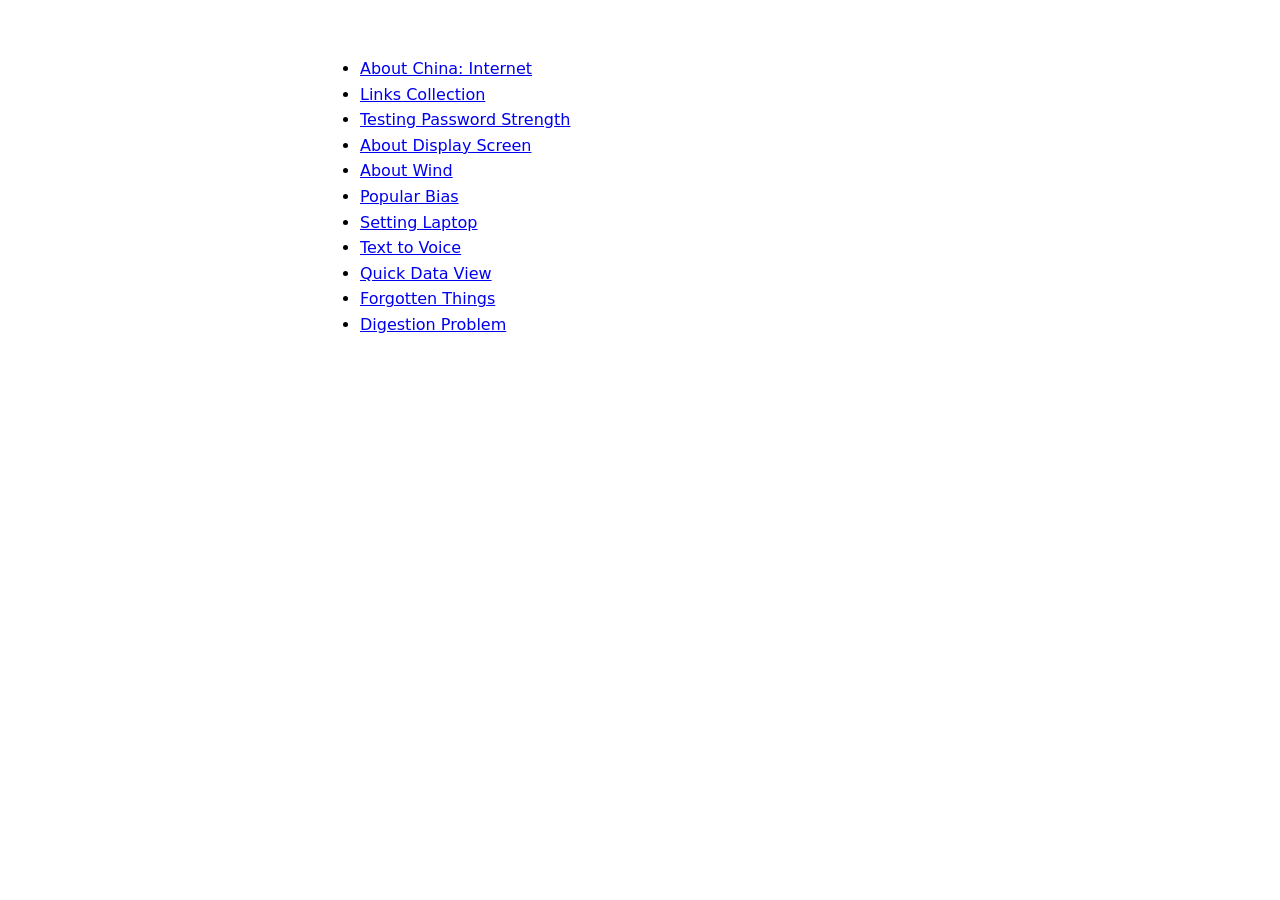
<file: index.html>
<!DOCTYPE html>
<html lang="en">
<head>
    <meta charset="UTF-8">
    <meta name="viewport" content="width=device-width, initial-scale=1.0">

    <title>My References</title>

    <link rel="stylesheet" href="css/style.css">

    <style>
        body {
            margin: 0;
            //color: #222;
            font-family: system-ui, sans-serif;
        }
        
        main {
            width: min(100% - 2rem, 50rem);
            margin-inline: auto;
            padding-block: 1.5rem;
            line-height: 1.6;
        }
        
        img,
        video {
            display: block;
            max-width: 100%;
            height: auto;
        }
    </style>
</head>

<body>

<main>
    <ul>
        <li><a href="about_china_internet.html">About China: Internet</a></li>
        <li><a href="links_collection.html">Links Collection</a></li>
        <li><a href="testing_pass_strength.html">Testing Password Strength</a></li>
        <li><a href="about_display_screen.html">About Display Screen</a></li>
        <li><a href="about_wind.html">About Wind</a></li>
        <li><a href="popular_bias.html">Popular Bias</li>
        <li><a href="setting_laptop.html">Setting Laptop</li>
        <li><a href="text_to_voice.html">Text to Voice</li>
        <li><a href="quick_data_view.html">Quick Data View</li>
        <li><a href="forgotten_things.html">Forgotten Things</li>
        <li><a href="digestion_problem.html">Digestion Problem</li>
    </ul>
</main>

<script src="js/main.js"></script>

</body>
</html>
</file>
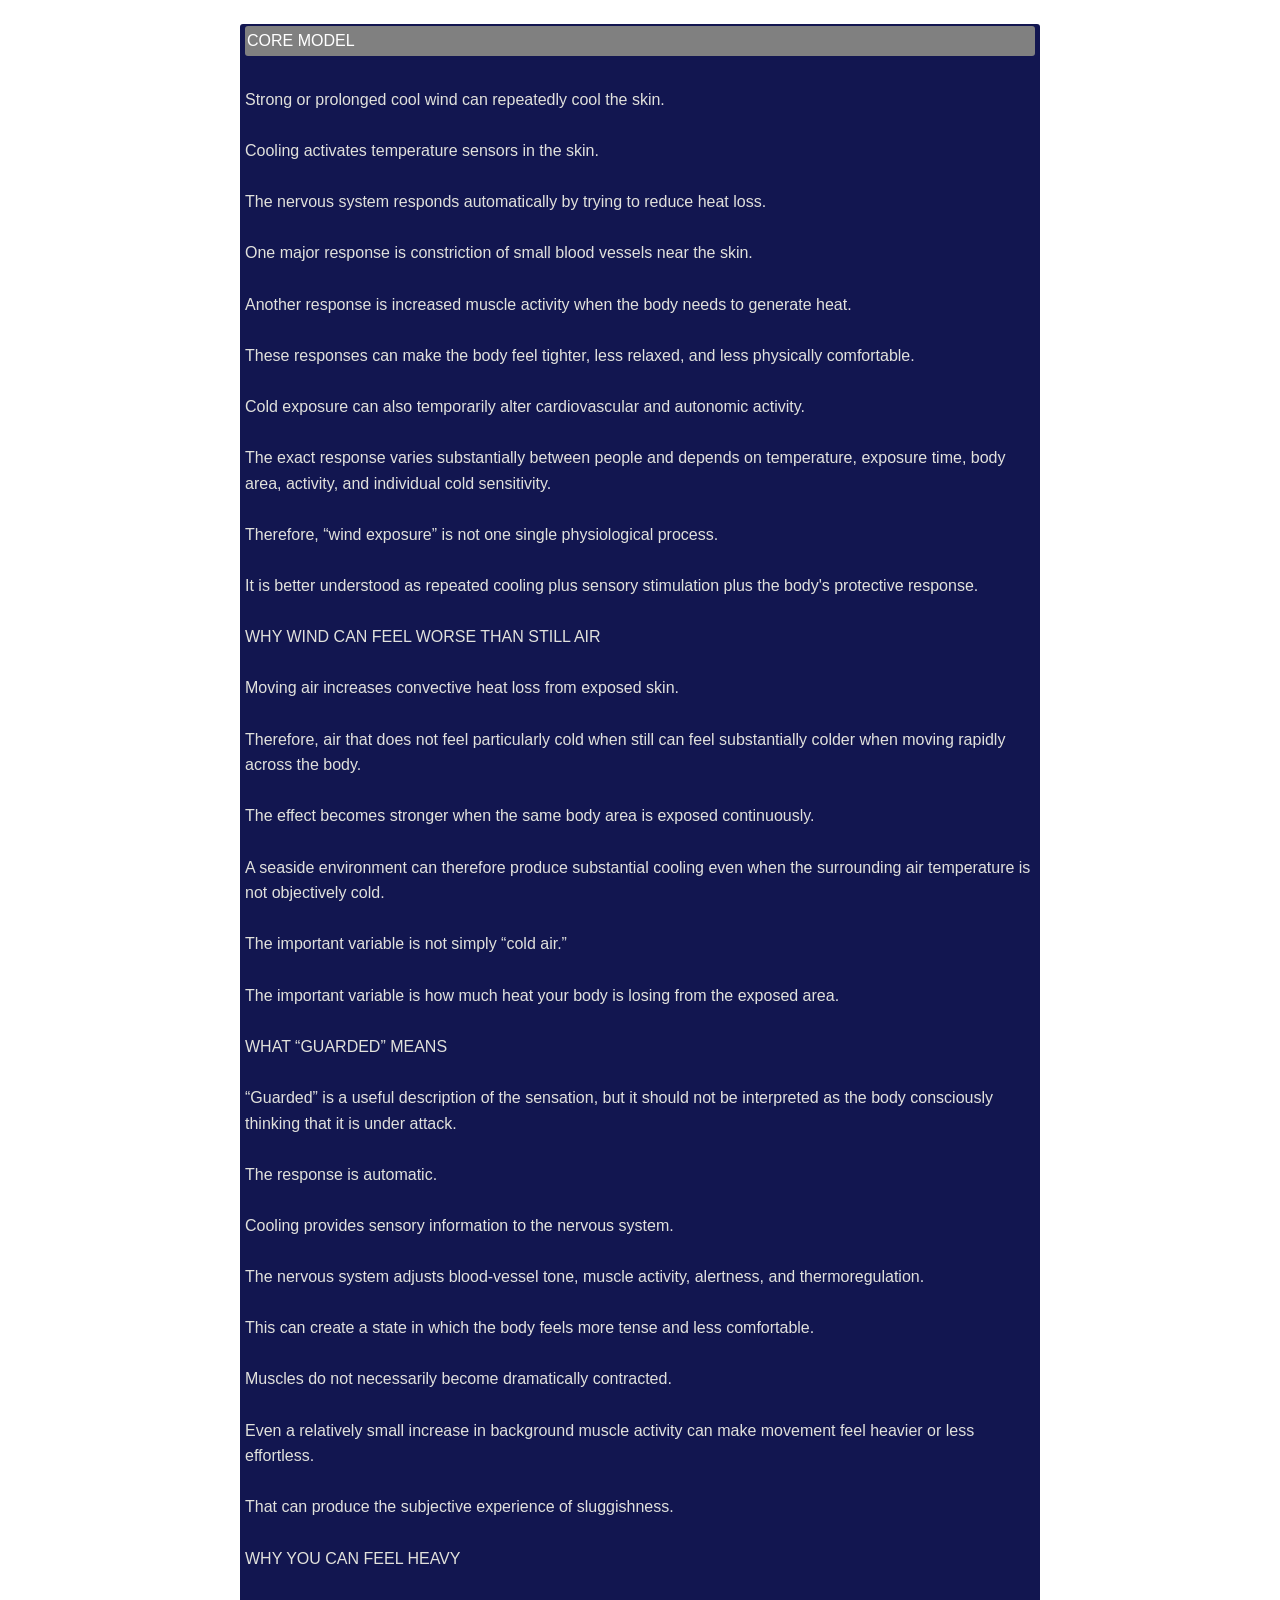
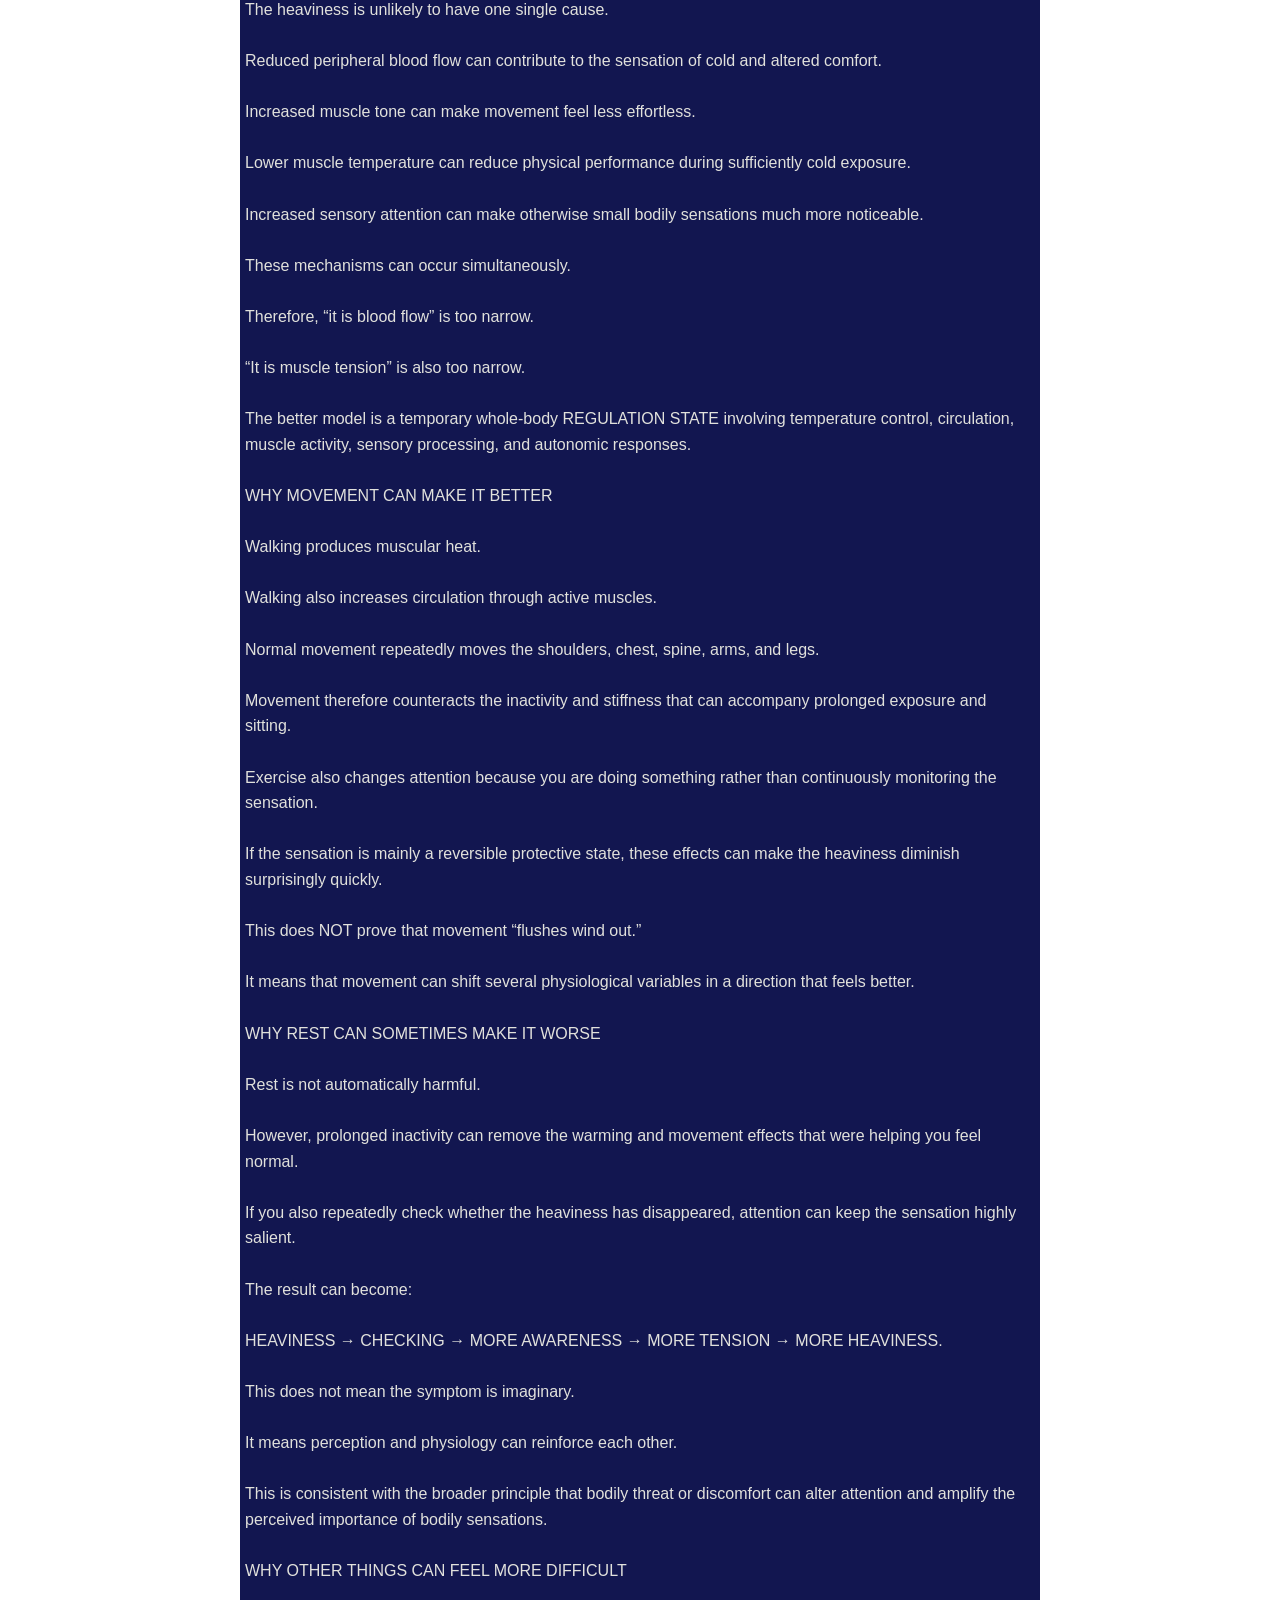
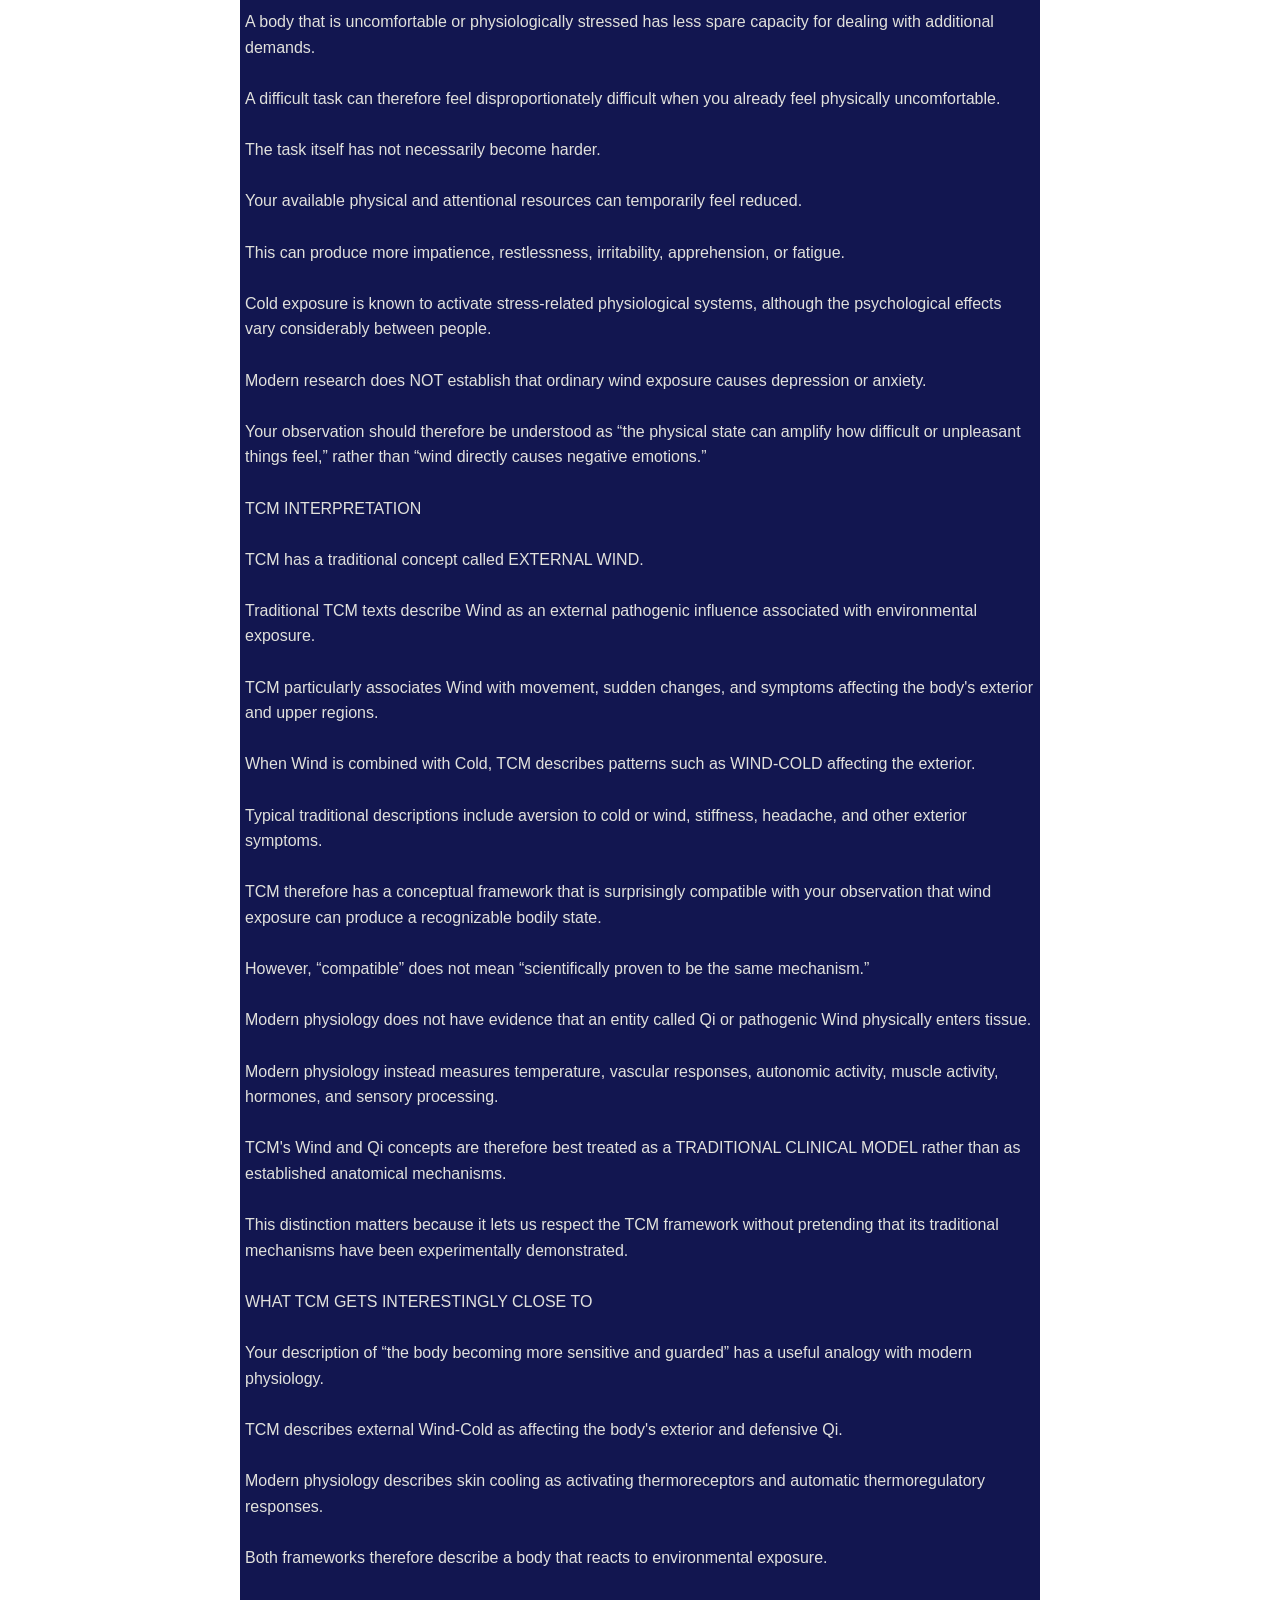
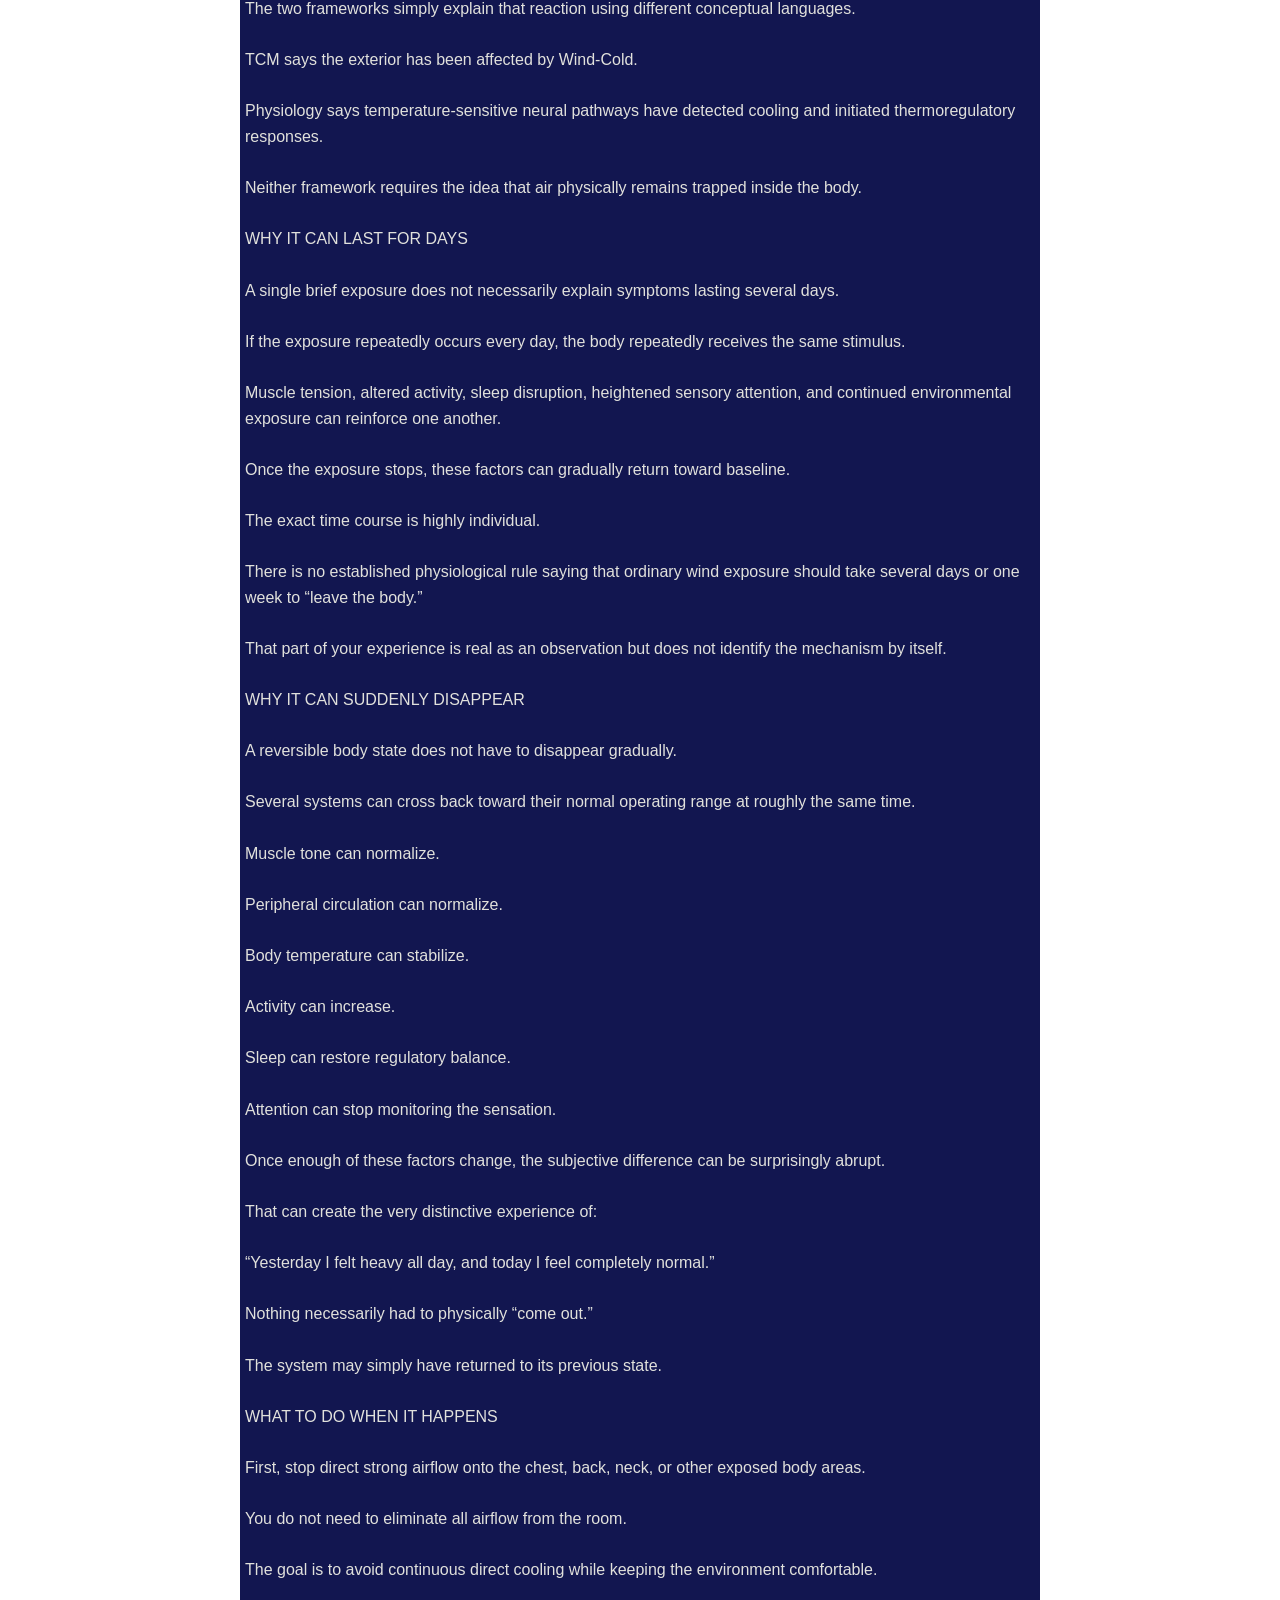
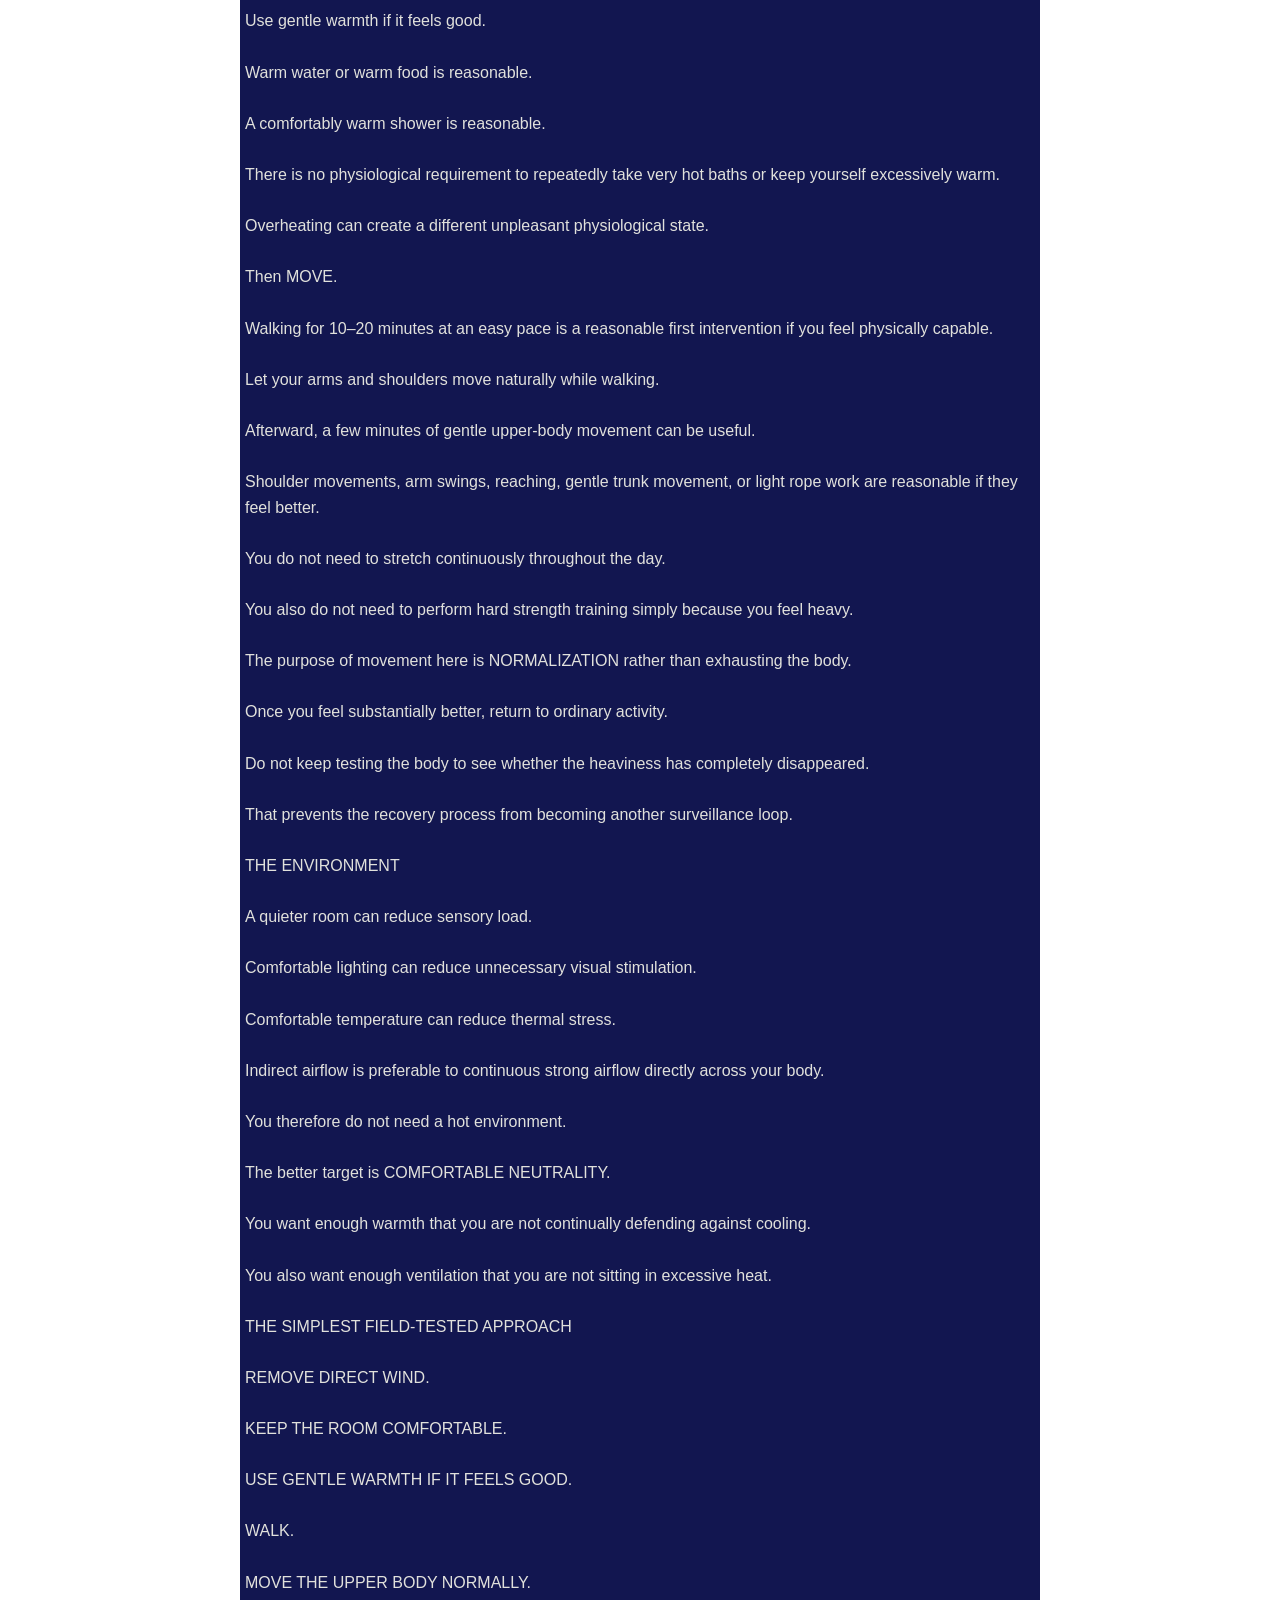
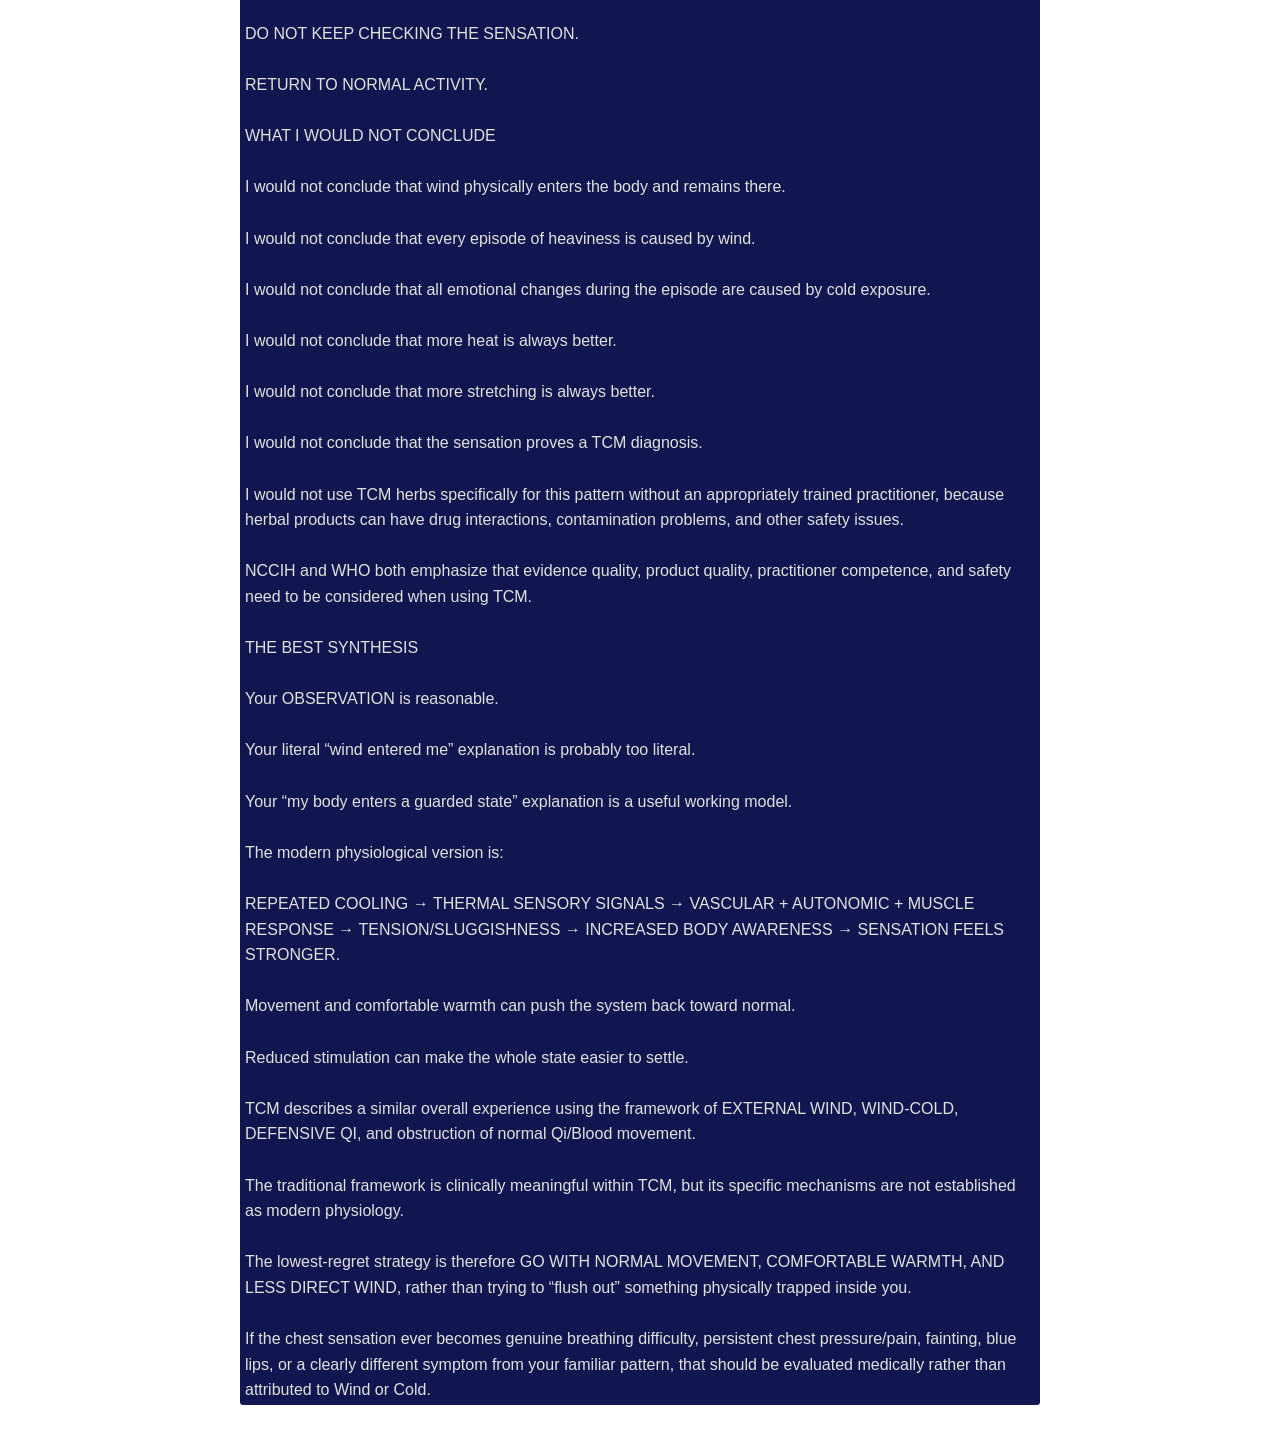
<file: about_wind.html>
<!DOCTYPE html>
<html lang="en">
<head>
    <title>About China: Internet</title>
    <meta name="robots" content="noindex, nofollow, nosnippet">
    <meta charset="UTF-8">
    <meta name="viewport" content="width=device-width, initial-scale=1.0">

    <style>
        * {
            font-family: 'Roboto', sans-serif;
            box-sizing: border-box;
        }

        html {
            scroll-behavior: smooth;
            scroll-padding-top: 1rem;
        }

        body {
            margin: 0;
        }

        main {
            width: min(100% - 2rem, 50rem);
            margin-inline: auto;
            padding-block: 1.5rem;
            line-height: 1.6;
        }

        img,
        video {
            display: block;
            margin: 0 auto;
            padding: 0;
            max-width: 100%;
            height: auto;
        }

        pre {
            border-radius: 3px;
            overflow: auto;
            background-color: #121650;
            color: #E1E1DC;
            padding: 2px 5px;
            font-size: 1em;
            white-space: pre-wrap;
            overflow-wrap: anywhere;
            margin: 0 0 1rem;
            word-break: break-word;
        }

        .section-title {
            display: block;
            border-radius: 3px;
            background-color: gray;
            color: #ffffff;
            padding: 2px 2px;
            margin-bottom: -20px;
        }

        .hl {
            color: #01FF70;
        }

        .ll {
            color: #ff6f2f;
        }

        hr {
            color: silver;
            padding: 1px;
            margin-top: 10px;
            margin-bottom: 10px;
            box-shadow: 3px 3px 3px 1px rgba(0, 0, 0, 0.34);
            filter: blur(1px);
        }
        p { border-radius:3px;background-color:gray ;color:#ffffff;padding:2px 5px 2px 5px;margin-bottom:-20px;}
      
	.label {
		border-radius: 3px;
		font-size: 1.1em;
		padding: 2px 2px;
		background-color: gray;
	}
        code {
            margin-top: 3px;
            padding: 3px;
            background: #1A3089;
            border: 1px solid #ddd;
            font-size: 0.8em;
            overflow: auto;
            display: inline-block;
            letter-spacing: 2px;
            text-align: left;
        }

        a {
            color: inherit;
            text-decoration: underline;
        }

        .term {
            color: #01FF70;
            font-weight: bold;
        }

        .back {
            display: inline-block;
            margin: 0.5rem 0;
            padding: 3px 8px;
            background: #1A3089;
            border: 1px solid #ddd;
            border-radius: 3px;
            color: #fff;
            text-decoration: none;
            cursor: pointer;
        }

        .back:hover,
        .back:focus {
            background: #263ea5;
        }

        .definition {
            scroll-margin-top: 1rem;
        }
    </style>
</head>

<body>

<main>
<pre>
<span class="section-title">CORE MODEL</span>

Strong or prolonged cool wind can repeatedly cool the skin.

Cooling activates temperature sensors in the skin.

The nervous system responds automatically by trying to reduce heat loss.

One major response is constriction of small blood vessels near the skin.

Another response is increased muscle activity when the body needs to generate heat.

These responses can make the body feel tighter, less relaxed, and less physically comfortable.

Cold exposure can also temporarily alter cardiovascular and autonomic activity.

The exact response varies substantially between people and depends on temperature, exposure time, body area, activity, and individual cold sensitivity.

Therefore, “wind exposure” is not one single physiological process.

It is better understood as repeated cooling plus sensory stimulation plus the body's protective response.

WHY WIND CAN FEEL WORSE THAN STILL AIR

Moving air increases convective heat loss from exposed skin.

Therefore, air that does not feel particularly cold when still can feel substantially colder when moving rapidly across the body.

The effect becomes stronger when the same body area is exposed continuously.

A seaside environment can therefore produce substantial cooling even when the surrounding air temperature is not objectively cold.

The important variable is not simply “cold air.”

The important variable is how much heat your body is losing from the exposed area.

WHAT “GUARDED” MEANS

“Guarded” is a useful description of the sensation, but it should not be interpreted as the body consciously thinking that it is under attack.

The response is automatic.

Cooling provides sensory information to the nervous system.

The nervous system adjusts blood-vessel tone, muscle activity, alertness, and thermoregulation.

This can create a state in which the body feels more tense and less comfortable.

Muscles do not necessarily become dramatically contracted.

Even a relatively small increase in background muscle activity can make movement feel heavier or less effortless.

That can produce the subjective experience of sluggishness.

WHY YOU CAN FEEL HEAVY

The heaviness is unlikely to have one single cause.

Reduced peripheral blood flow can contribute to the sensation of cold and altered comfort.

Increased muscle tone can make movement feel less effortless.

Lower muscle temperature can reduce physical performance during sufficiently cold exposure.

Increased sensory attention can make otherwise small bodily sensations much more noticeable.

These mechanisms can occur simultaneously.

Therefore, “it is blood flow” is too narrow.

“It is muscle tension” is also too narrow.

The better model is a temporary whole-body REGULATION STATE involving temperature control, circulation, muscle activity, sensory processing, and autonomic responses.

WHY MOVEMENT CAN MAKE IT BETTER

Walking produces muscular heat.

Walking also increases circulation through active muscles.

Normal movement repeatedly moves the shoulders, chest, spine, arms, and legs.

Movement therefore counteracts the inactivity and stiffness that can accompany prolonged exposure and sitting.

Exercise also changes attention because you are doing something rather than continuously monitoring the sensation.

If the sensation is mainly a reversible protective state, these effects can make the heaviness diminish surprisingly quickly.

This does NOT prove that movement “flushes wind out.”

It means that movement can shift several physiological variables in a direction that feels better.

WHY REST CAN SOMETIMES MAKE IT WORSE

Rest is not automatically harmful.

However, prolonged inactivity can remove the warming and movement effects that were helping you feel normal.

If you also repeatedly check whether the heaviness has disappeared, attention can keep the sensation highly salient.

The result can become:

HEAVINESS → CHECKING → MORE AWARENESS → MORE TENSION → MORE HEAVINESS.

This does not mean the symptom is imaginary.

It means perception and physiology can reinforce each other.

This is consistent with the broader principle that bodily threat or discomfort can alter attention and amplify the perceived importance of bodily sensations.

WHY OTHER THINGS CAN FEEL MORE DIFFICULT

A body that is uncomfortable or physiologically stressed has less spare capacity for dealing with additional demands.

A difficult task can therefore feel disproportionately difficult when you already feel physically uncomfortable.

The task itself has not necessarily become harder.

Your available physical and attentional resources can temporarily feel reduced.

This can produce more impatience, restlessness, irritability, apprehension, or fatigue.

Cold exposure is known to activate stress-related physiological systems, although the psychological effects vary considerably between people.

Modern research does NOT establish that ordinary wind exposure causes depression or anxiety.

Your observation should therefore be understood as “the physical state can amplify how difficult or unpleasant things feel,” rather than “wind directly causes negative emotions.”

TCM INTERPRETATION

TCM has a traditional concept called EXTERNAL WIND.

Traditional TCM texts describe Wind as an external pathogenic influence associated with environmental exposure.

TCM particularly associates Wind with movement, sudden changes, and symptoms affecting the body's exterior and upper regions.

When Wind is combined with Cold, TCM describes patterns such as WIND-COLD affecting the exterior.

Typical traditional descriptions include aversion to cold or wind, stiffness, headache, and other exterior symptoms.

TCM therefore has a conceptual framework that is surprisingly compatible with your observation that wind exposure can produce a recognizable bodily state.

However, “compatible” does not mean “scientifically proven to be the same mechanism.”

Modern physiology does not have evidence that an entity called Qi or pathogenic Wind physically enters tissue.

Modern physiology instead measures temperature, vascular responses, autonomic activity, muscle activity, hormones, and sensory processing.

TCM's Wind and Qi concepts are therefore best treated as a TRADITIONAL CLINICAL MODEL rather than as established anatomical mechanisms.

This distinction matters because it lets us respect the TCM framework without pretending that its traditional mechanisms have been experimentally demonstrated.

WHAT TCM GETS INTERESTINGLY CLOSE TO

Your description of “the body becoming more sensitive and guarded” has a useful analogy with modern physiology.

TCM describes external Wind-Cold as affecting the body's exterior and defensive Qi.

Modern physiology describes skin cooling as activating thermoreceptors and automatic thermoregulatory responses.

Both frameworks therefore describe a body that reacts to environmental exposure.

The two frameworks simply explain that reaction using different conceptual languages.

TCM says the exterior has been affected by Wind-Cold.

Physiology says temperature-sensitive neural pathways have detected cooling and initiated thermoregulatory responses.

Neither framework requires the idea that air physically remains trapped inside the body.

WHY IT CAN LAST FOR DAYS

A single brief exposure does not necessarily explain symptoms lasting several days.

If the exposure repeatedly occurs every day, the body repeatedly receives the same stimulus.

Muscle tension, altered activity, sleep disruption, heightened sensory attention, and continued environmental exposure can reinforce one another.

Once the exposure stops, these factors can gradually return toward baseline.

The exact time course is highly individual.

There is no established physiological rule saying that ordinary wind exposure should take several days or one week to “leave the body.”

That part of your experience is real as an observation but does not identify the mechanism by itself.

WHY IT CAN SUDDENLY DISAPPEAR

A reversible body state does not have to disappear gradually.

Several systems can cross back toward their normal operating range at roughly the same time.

Muscle tone can normalize.

Peripheral circulation can normalize.

Body temperature can stabilize.

Activity can increase.

Sleep can restore regulatory balance.

Attention can stop monitoring the sensation.

Once enough of these factors change, the subjective difference can be surprisingly abrupt.

That can create the very distinctive experience of:

“Yesterday I felt heavy all day, and today I feel completely normal.”

Nothing necessarily had to physically “come out.”

The system may simply have returned to its previous state.

WHAT TO DO WHEN IT HAPPENS

First, stop direct strong airflow onto the chest, back, neck, or other exposed body areas.

You do not need to eliminate all airflow from the room.

The goal is to avoid continuous direct cooling while keeping the environment comfortable.

Use gentle warmth if it feels good.

Warm water or warm food is reasonable.

A comfortably warm shower is reasonable.

There is no physiological requirement to repeatedly take very hot baths or keep yourself excessively warm.

Overheating can create a different unpleasant physiological state.

Then MOVE.

Walking for 10–20 minutes at an easy pace is a reasonable first intervention if you feel physically capable.

Let your arms and shoulders move naturally while walking.

Afterward, a few minutes of gentle upper-body movement can be useful.

Shoulder movements, arm swings, reaching, gentle trunk movement, or light rope work are reasonable if they feel better.

You do not need to stretch continuously throughout the day.

You also do not need to perform hard strength training simply because you feel heavy.

The purpose of movement here is NORMALIZATION rather than exhausting the body.

Once you feel substantially better, return to ordinary activity.

Do not keep testing the body to see whether the heaviness has completely disappeared.

That prevents the recovery process from becoming another surveillance loop.

THE ENVIRONMENT

A quieter room can reduce sensory load.

Comfortable lighting can reduce unnecessary visual stimulation.

Comfortable temperature can reduce thermal stress.

Indirect airflow is preferable to continuous strong airflow directly across your body.

You therefore do not need a hot environment.

The better target is COMFORTABLE NEUTRALITY.

You want enough warmth that you are not continually defending against cooling.

You also want enough ventilation that you are not sitting in excessive heat.

THE SIMPLEST FIELD-TESTED APPROACH

REMOVE DIRECT WIND.

KEEP THE ROOM COMFORTABLE.

USE GENTLE WARMTH IF IT FEELS GOOD.

WALK.

MOVE THE UPPER BODY NORMALLY.

DO NOT KEEP CHECKING THE SENSATION.

RETURN TO NORMAL ACTIVITY.

WHAT I WOULD NOT CONCLUDE

I would not conclude that wind physically enters the body and remains there.

I would not conclude that every episode of heaviness is caused by wind.

I would not conclude that all emotional changes during the episode are caused by cold exposure.

I would not conclude that more heat is always better.

I would not conclude that more stretching is always better.

I would not conclude that the sensation proves a TCM diagnosis.

I would not use TCM herbs specifically for this pattern without an appropriately trained practitioner, because herbal products can have drug interactions, contamination problems, and other safety issues.

NCCIH and WHO both emphasize that evidence quality, product quality, practitioner competence, and safety need to be considered when using TCM.

THE BEST SYNTHESIS

Your OBSERVATION is reasonable.

Your literal “wind entered me” explanation is probably too literal.

Your “my body enters a guarded state” explanation is a useful working model.

The modern physiological version is:

REPEATED COOLING → THERMAL SENSORY SIGNALS → VASCULAR + AUTONOMIC + MUSCLE RESPONSE → TENSION/SLUGGISHNESS → INCREASED BODY AWARENESS → SENSATION FEELS STRONGER.

Movement and comfortable warmth can push the system back toward normal.

Reduced stimulation can make the whole state easier to settle.

TCM describes a similar overall experience using the framework of EXTERNAL WIND, WIND-COLD, DEFENSIVE QI, and obstruction of normal Qi/Blood movement.

The traditional framework is clinically meaningful within TCM, but its specific mechanisms are not established as modern physiology.

The lowest-regret strategy is therefore GO WITH NORMAL MOVEMENT, COMFORTABLE WARMTH, AND LESS DIRECT WIND, rather than trying to “flush out” something physically trapped inside you.

If the chest sensation ever becomes genuine breathing difficulty, persistent chest pressure/pain, fainting, blue lips, or a clearly different symptom from your familiar pattern, that should be evaluated medically rather than attributed to Wind or Cold.
</pre>
</main>
</body>
</html>
</file>
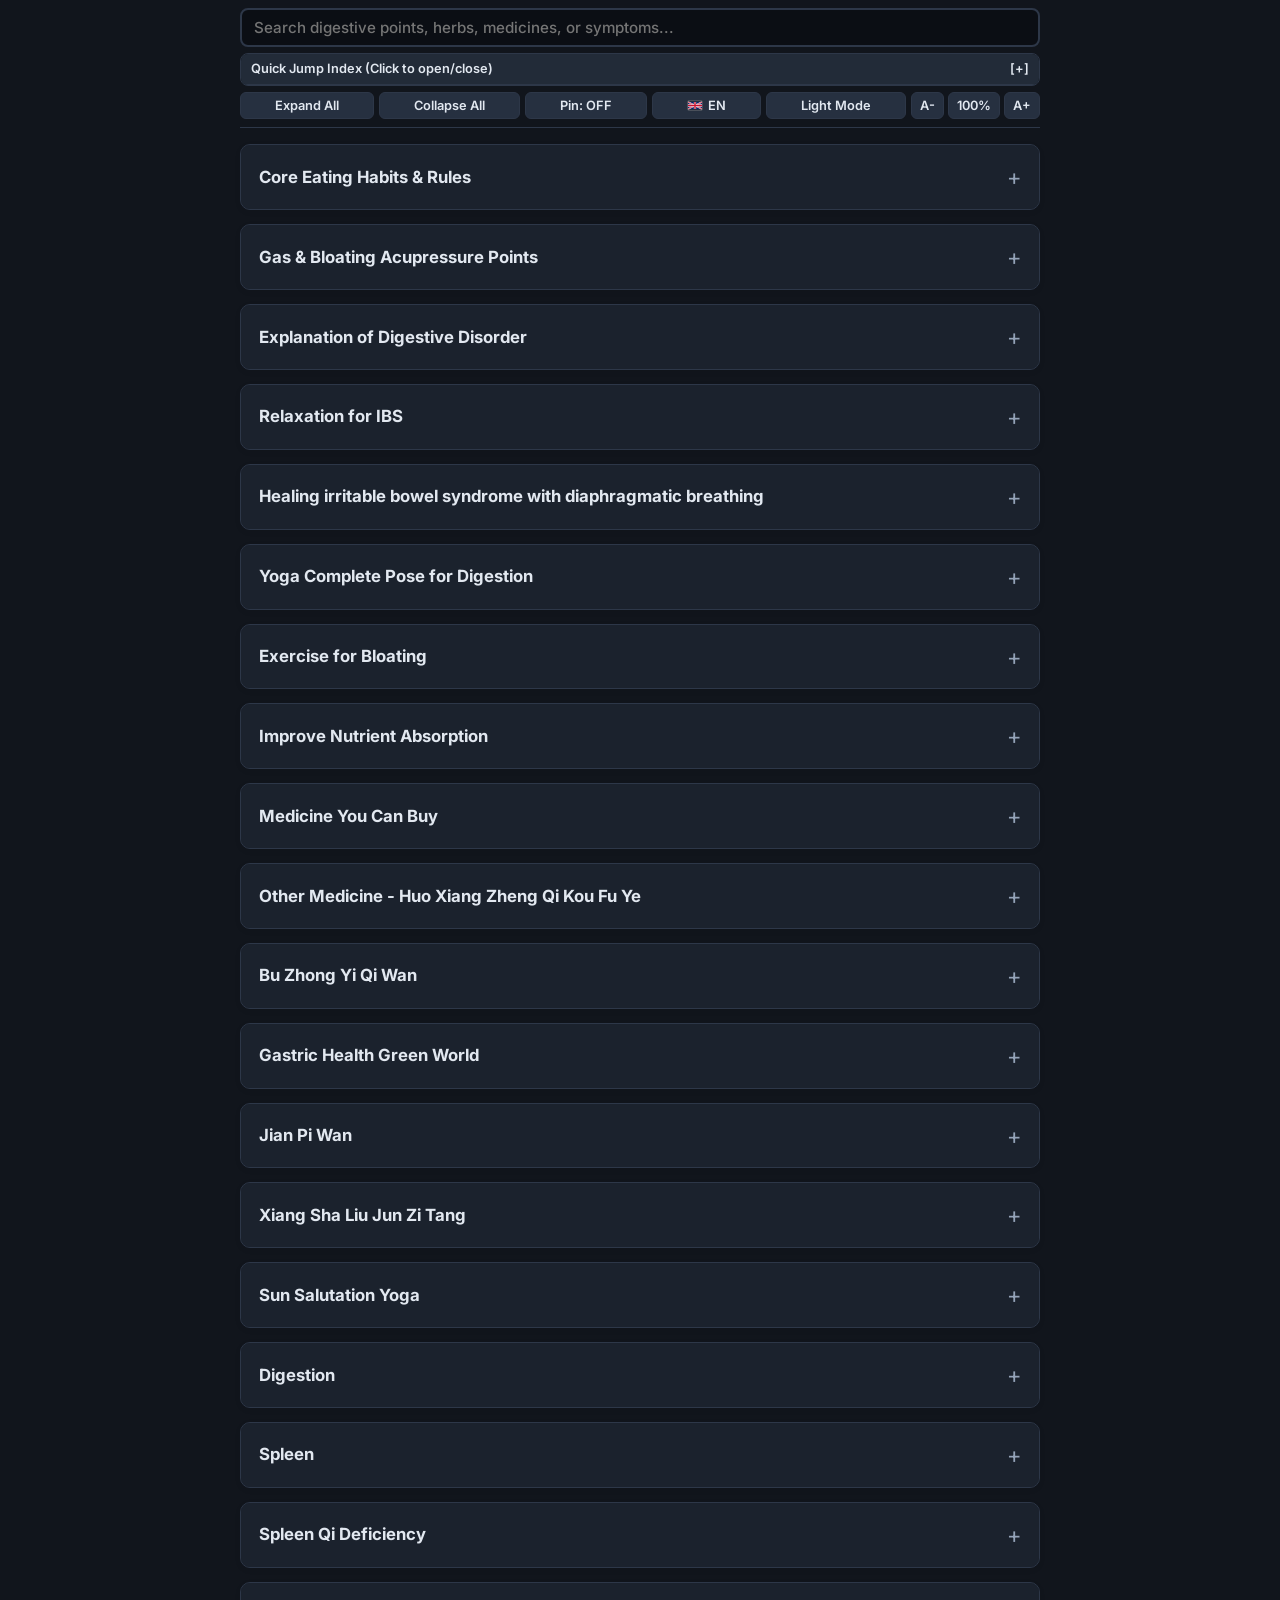
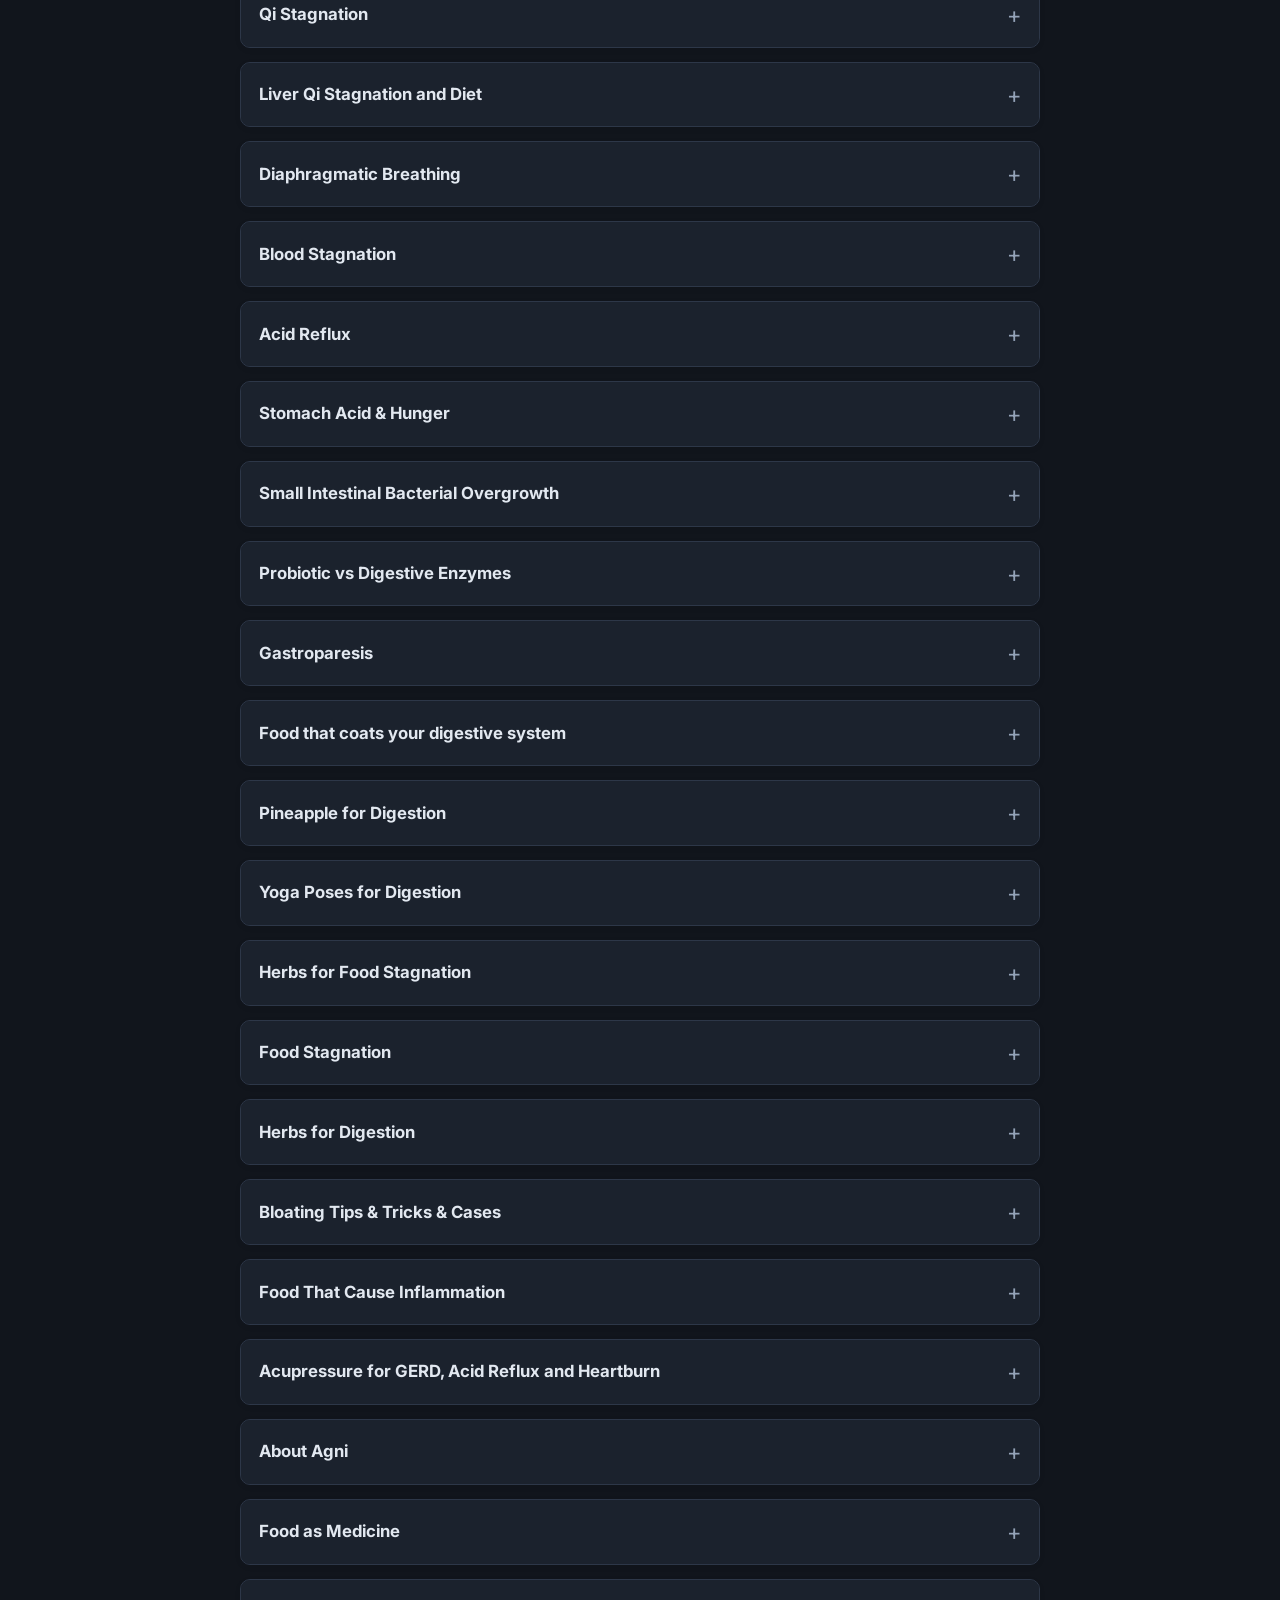
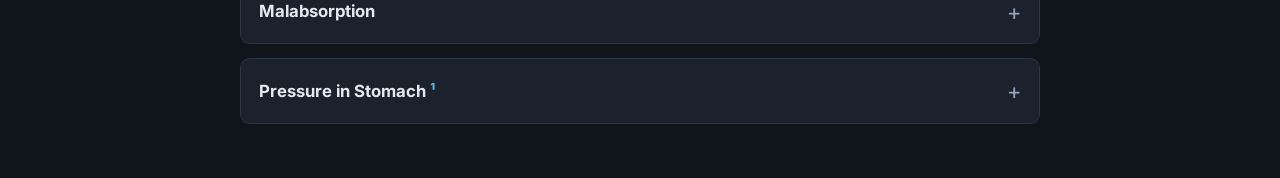
<file: digestion_problem.html>
<!DOCTYPE html>
<html lang="en" class="theme-dark">
<head>
    <meta charset="UTF-8">
    <meta name="viewport" content="width=device-width, initial-scale=1.0">
    <title>Digestive & GI Health Reference</title>
    <link href="https://fonts.googleapis.com/css2?family=Inter:wght@400;600;700&display=swap" rel="stylesheet">
    <style>
        * { box-sizing: border-box; margin: 0; padding: 0; font-family: 'Inter', sans-serif; }
        html { font-size: 100%; scroll-behavior: smooth; }

        /* ========================================================= */
        /* DARKER-TONE PASTEL BLUE LIGHT MODE                        */
        /* Page: #8eaec9 | Title: #9fc0db | Data: #b0cce4            */
        /* ========================================================= */
        html.theme-light,
        body.theme-light,
        #appWrapper.theme-light {
            color-scheme: light !important;
            background-color: #8eaec9 !important;
            background-image: none !important;
            color: #0b1d30 !important;
        }
        #appWrapper.theme-light .controls-container {
            background-color: #8eaec9 !important;
            border-bottom: 1px solid #6b92b5 !important;
        }
        #appWrapper.theme-light #searchBox {
            background-color: #7399b8 !important; /* Darker slate-pastel blue */
            color: #05101c !important;
            border: 2px solid #4a7296 !important;
        }
        #appWrapper.theme-light #searchBox::placeholder {
            color: #0b1d30 !important;
            opacity: 1 !important;
            font-weight: 500 !important;
        }
        #appWrapper.theme-light #searchBox:focus {
            background-color: #648cae !important;
            border-color: #133b5c !important;
        }
        #appWrapper.theme-light .quick-index-container {
            background-color: #b0cce4 !important;
            border: 1px solid #6b92b5 !important;
        }
        #appWrapper.theme-light .quick-index-header {
            background-color: #8ab0d0 !important;
            border-bottom: 1px solid #6b92b5 !important;
            color: #0b1d30 !important;
        }
        #appWrapper.theme-light .quick-index-list {
            background-color: #b0cce4 !important;
        }
        #appWrapper.theme-light .quick-chip {
            background-color: #9fc0db !important;
            color: #0b1d30 !important;
            border: 1px solid #6b92b5 !important;
        }
        #appWrapper.theme-light .quick-chip:hover {
            background-color: #82a8c9 !important;
            border-color: #133b5c !important;
            color: #05101c !important;
        }
        #appWrapper.theme-light button.ctrl-btn {
            background-color: #9fc0db !important;
            color: #0b1d30 !important;
            border: 1px solid #6b92b5 !important;
        }
        #appWrapper.theme-light button.ctrl-btn:hover {
            background-color: #82a8c9 !important;
            color: #05101c !important;
        }
        #appWrapper.theme-light details.data-island {
            background-color: #b0cce4 !important;
            border: 1px solid #6b92b5 !important;
            color: #0b1d30 !important;
        }
        #appWrapper.theme-light details.data-island > summary {
            background-color: #9fc0db !important;
            color: #0b1d30 !important;
        }
        #appWrapper.theme-light details.data-island > summary .island-title {
            background-color: transparent !important;
            color: #0b1d30 !important;
        }
        #appWrapper.theme-light details.data-island > summary::after {
            color: black !important;
        }
        #appWrapper.theme-light details.data-island[open] > summary {
            background-color: #8ab0d0 !important;
            border-bottom: 1px solid #6b92b5 !important;
        }
        #appWrapper.theme-light .island-content,
        #appWrapper.theme-light .island-text,
        #appWrapper.theme-light .island-media,
        #appWrapper.theme-light .island-text p,
        #appWrapper.theme-light .island-text li,
        #appWrapper.theme-light .island-text ul,
        #appWrapper.theme-light .island-text ol {
            background-color: #b0cce4 !important;
            color: #0b1d30 !important;
        }
        #appWrapper.theme-light .tip-box,
        #appWrapper.theme-light .tip-box strong {
            background-color: #97bad8 !important;
            border-left: 4px solid #133b5c !important;
            color: #071524 !important;
        }
        #appWrapper.theme-light .iframe-container {
            background-color: #9fc0db !important;
            border: 1px solid #6b92b5 !important;
        }

        /* ========================================================= */
        /* EXPLICIT DARK MODE COLORS                                 */
        /* ========================================================= */
        html.theme-dark,
        body.theme-dark,
        #appWrapper.theme-dark {
            color-scheme: dark !important;
            background-color: #11151c !important;
            background-image: none !important;
            color: #e2e8f0 !important;
        }
        #appWrapper.theme-dark .controls-container {
            background-color: #11151c !important;
            border-bottom: 1px solid #2d3748 !important;
        }
        #appWrapper.theme-dark #searchBox {
            background-color: #0b0e14 !important; /* Deeper dark background */
            color: #e2e8f0 !important;
            border: 2px solid #2d3748 !important;
        }
        #appWrapper.theme-dark #searchBox::placeholder {
            olor: #e2e8f0 !important; /* Brighter high-contrast text; use #ffffff for maximum brightness */
    		opacity: 1 !important;    /* Prevents default browser dimming */
    		font-weight: 500 !important;
        }
        #appWrapper.theme-dark #searchBox:focus {
            background-color: #141923 !important;
            border-color: #63b3ed !important;
        }
        #appWrapper.theme-dark .quick-index-container {
            background-color: #1b222d !important;
            border: 1px solid #2d3748 !important;
        }
        #appWrapper.theme-dark .quick-index-header {
            background-color: #222b38 !important;
            border-bottom: 1px solid #2d3748 !important;
            color: #cbd5e0 !important;
        }
        #appWrapper.theme-dark .quick-index-list {
            background-color: #1b222d !important;
        }
        #appWrapper.theme-dark .quick-chip {
            background-color: #263040 !important;
            color: #e2e8f0 !important;
            border: 1px solid #334155 !important;
        }
        #appWrapper.theme-dark .quick-chip:hover {
            background-color: #1e3a5f !important;
            border-color: #63b3ed !important;
            color: #90cdf4 !important;
        }
        #appWrapper.theme-dark button.ctrl-btn {
            background-color: #263040 !important;
            color: #e2e8f0 !important;
            border: 1px solid #334155 !important;
        }
        #appWrapper.theme-dark button.ctrl-btn:hover {
            background-color: #323f52 !important;
            color: #ffffff !important;
        }
        #appWrapper.theme-dark details.data-island {
            background-color: #1b222d !important;
            border: 1px solid #2d3748 !important;
            color: #e2e8f0 !important;
        }
        #appWrapper.theme-dark details.data-island > summary {
            background-color: #1b222d !important;
            color: #e2e8f0 !important;
        }
        #appWrapper.theme-dark details.data-island > summary .island-title {
            background-color: transparent !important;
            color: #e2e8f0 !important;
        }
        #appWrapper.theme-dark details.data-island > summary::after {
            color: #94a3b8 !important;
        }
        #appWrapper.theme-dark details.data-island[open] > summary {
            background-color: #222b38 !important;
            border-bottom: 1px solid #2d3748 !important;
        }
        #appWrapper.theme-dark .island-content,
        #appWrapper.theme-dark .island-text,
        #appWrapper.theme-dark .island-media,
        #appWrapper.theme-dark .island-text p,
        #appWrapper.theme-dark .island-text li,
        #appWrapper.theme-dark .island-text ul,
        #appWrapper.theme-dark .island-text ol {
            background-color: #1b222d !important;
            color: #cbd5e0 !important;
        }
        #appWrapper.theme-dark .tip-box,
        #appWrapper.theme-dark .tip-box strong {
            background-color: #1a365d !important;
            border-left: 4px solid #63b3ed !important;
            color: #bee3f8 !important;
        }
        #appWrapper.theme-dark .iframe-container {
            background-color: #161c24 !important;
            border: 1px solid #2d3748 !important;
        }

        /* ========================================================= */
        /* COMPACT STICKY BAR & CORE LAYOUT                          */
        /* ========================================================= */
        body { line-height: 1.6; }
        #appWrapper {
            min-height: 100vh;
            width: 100%;
            padding: 0 12px 40px 12px;
            transition: background-color 0.2s ease, color 0.2s ease;
        }
        main { max-width: 800px; margin: 0 auto; }

        /* Slimmed Sticky Controls */
        .controls-container {
            position: sticky; top: 0;
            padding: 8px 0 8px 0; z-index: 100;
            margin-bottom: 16px;
            display: flex; flex-direction: column; gap: 6px;
        }
        .controls-container.unpinned {
            position: static !important;
        }
        #searchBox {
            width: 100%; padding: 8px 12px; border-radius: 8px;
            font-size: 0.95rem; outline: none;
        }

        /* Quick-Look Index Area under Search Bar */
        .quick-index-container {
            border-radius: 8px;
            overflow: hidden;
        }
        .quick-index-header {
            display: flex; justify-content: space-between; align-items: center;
            padding: 5px 10px;
            font-size: 0.8rem; font-weight: 600;
            cursor: pointer; user-select: none;
        }
        .quick-index-list {
            max-height: 110px;
            overflow-y: auto;
            resize: vertical;
            padding: 6px;
            display: flex;
            flex-wrap: wrap;
            gap: 5px;
        }
        .quick-index-list.collapsed { display: none !important; }
        .quick-chip {
            flex: 0 1 auto;
            padding: 3px 8px;
            font-size: 0.78rem;
            font-weight: 600;
            border-radius: 5px;
            cursor: pointer;
            text-align: left;
        }

        /* Compact Action & Utility Buttons */
        .action-buttons {
            display: flex; flex-wrap: wrap; gap: 5px;
        }
        button.ctrl-btn {
            flex: 1 1 auto; padding: 5px 8px;
            border-radius: 6px; font-size: 0.8rem; font-weight: 600; cursor: pointer;
            display: inline-flex; align-items: center; justify-content: center; gap: 5px;
            white-space: nowrap;
        }
        .font-controls {
            display: flex; gap: 4px; flex: 0 0 auto;
        }
        .flag-svg {
            width: 16px; height: 11px; border-radius: 2px;
            border: 1px solid rgba(128,128,128,0.4);
            display: inline-block; vertical-align: middle; flex-shrink: 0;
        }

        /* Data Island */
        details.data-island {
            border-radius: 10px; margin-bottom: 14px;
            box-shadow: 0 2px 6px rgba(0,0,0,0.06);
            overflow: hidden;
        }
        details.data-island.flash-target {
            outline: 3px solid #133b5c;
        }
        details.data-island > summary {
            list-style: none; padding: 14px 18px; font-weight: 700; font-size: 1.05rem;
            cursor: pointer; display: flex; justify-content: space-between; align-items: center; user-select: none;
        }
        details.data-island > summary::-webkit-details-marker { display: none; }
        details.data-island > summary::after { content: '+'; font-size: 1.4rem; font-weight: 400; margin-left: 12px; }
        details.data-island[open] > summary::after { content: '-'; }

        .island-content { padding: 18px; font-size: 0.95rem; }
        .island-text p { margin-bottom: 14px; }
        .island-text ul, .island-text ol { margin-left: 20px; margin-bottom: 14px; }
        .island-text li { margin-bottom: 6px; }
        .island-content a, details.data-island > summary a { color: #0a3d62 !important; text-decoration: none; word-break: break-all; }
        #appWrapper.theme-dark .island-content a, #appWrapper.theme-dark details.data-island > summary a { color: #63b3ed !important; }
        .island-content a:hover, details.data-island > summary a:hover { text-decoration: underline; }

        .tip-box {
            padding: 10px 14px; margin-bottom: 14px; border-radius: 0 4px 4px 0;
            font-size: 0.9rem;
        }

        img { display: block; max-width: 100%; height: auto; margin: 15px auto; border-radius: 8px; }
        .iframe-container {
            position: relative; width: 100%; overflow: hidden; border-radius: 8px;
            margin-top: 15px; height: 450px;
        }
        iframe { width: 100%; height: 100%; border: 0; }

        /* Responsive wrapper for Blogger native video objects - full width*/
        .blogger-vid-slot {
    		width: 100%;
    		overflow: hidden;
    		border-radius: 8px;
    		margin-top: 10px;
    		display: flex;
    		justify-content: center;
    		background: #000;
	}

	.BLOG_video_class, 
	.blogger-vid-slot iframe, 
	.blogger-vid-slot object, 
	.blogger-vid-slot video {
    		width: 100% !important;
    		max-width: 100% !important;
    		height: auto !important;
    		aspect-ratio: 16 / 9;
    		object-fit: contain;
 	   	border-radius: 8px;
	}

	/* Pulls the media container out past the padding to the edges - max width within container*/
	.island-media {
    		margin-left: -18px;
    		margin-right: -18px;
    		margin-bottom: -18px;
	}
	.island-media img, 
	.island-media .iframe-container, 
	.island-media .blogger-vid-slot {
    		border-radius: 0 0 10px 10px; /* Squares the top corners, rounds the bottom to match the card */
	    	margin-top: 18px;
	}

        mark { background-color: #fbd38d !important; color: #000000 !important; border-radius: 3px; padding: 0 3px; font-weight: 600; }
        .hidden { display: none !important; }
    </style>
</head>
<body class="theme-dark">

<div id="appWrapper" class="theme-dark">
    <main>
      	<div class="controls-container unpinned" id="stickyControls">
        <!--<div class="controls-container" id="stickyControls"> -->
            <div class="search-wrapper">
                <input type="text" id="searchBox" placeholder="Search digestive points, herbs, medicines, or symptoms...">
            </div>

            <!-- Automatic Quick-Look Card Titles Box (Starts Collapsed to Save Space) -->
            <div class="quick-index-container" id="quickIndexContainer">
                <div class="quick-index-header" id="toggleQuickIndex">
                    <span id="quickIndexLabel">Quick Jump Index (Click to open/close)</span>
                    <span id="quickIndexArrow">[+]</span>
                </div>
                <div class="quick-index-list collapsed" id="quickIndexList"></div>
            </div>

            <div class="action-buttons">
                <button type="button" class="ctrl-btn" id="expandAll">Expand All</button>
                <button type="button" class="ctrl-btn" id="collapseAll">Collapse All</button>
                <button type="button" class="ctrl-btn" id="pinToggle" title="Pin or Unpin Sticky Menu">Pin: ON</button>
                <button type="button" class="ctrl-btn" id="langToggle" title="Switch Language"></button>
                <button type="button" class="ctrl-btn" id="themeToggle" title="Toggle Dark/Light Mode">Dark Mode</button>
                <div class="font-controls">
                    <button type="button" class="ctrl-btn" id="fontDec" title="Decrease Text Size">A-</button>
                    <button type="button" class="ctrl-btn" id="fontReset" title="Reset Text Scale">100%</button>
                    <button type="button" class="ctrl-btn" id="fontInc" title="Enlarge Text Size">A+</button>
                </div>
            </div>
        </div>
        
        <div id="contentContainer"></div>
    </main>
</div>

    <!-- ========================================================== -->
    <!-- STATIC BLOGGER VIDEO VAULT                                 -->
    <!-- Kept in HTML body so Blogger's backend parser renders them -->
    <!-- ========================================================== -->
    <!-- UPDATED FOR GITHUB MP4 -->
<div id="blogger-video-store" style="display:none;">
    <div id="vid-1" class="blogger-vid-slot">
        <video class="BLOG_video_class" controls preload="metadata" playsinline>
            <source src="videos/pressure-in-stomach.mp4" type="video/mp4">
            Your browser does not support the video tag.
        </video>
    </div>
</div>

    <script>
        // ==========================================
        // INLINE SVG FLAGS (Zero External Requests)
        // ==========================================
        const flagSVGs = {
            en: '<svg class="flag-svg" viewBox="0 0 60 30" xmlns="http://www.w3.org/2000/svg"><rect width="60" height="30" fill="#012169"/><path d="M0,0 L60,30 M60,0 L0,30" stroke="#ffffff" stroke-width="6"/><path d="M0,0 L60,30 M60,0 L0,30" stroke="#C8102E" stroke-width="3"/><path d="M30,0 v30 M0,15 h60" stroke="#ffffff" stroke-width="10"/><path d="M30,0 v30 M0,15 h60" stroke="#C8102E" stroke-width="6"/></svg>',
            id: '<svg class="flag-svg" viewBox="0 0 60 30" xmlns="http://www.w3.org/2000/svg"><rect width="60" height="15" fill="#e11d48"/><rect y="15" width="60" height="15" fill="#ffffff"/></svg>'
        };

        // ==========================================
        // UI TRANSLATIONS (Pure ASCII)
        // ==========================================
        const uiStrings = {
            en: {
                searchPlaceholder: "Search digestive points, herbs, medicines, or symptoms...",
                quickIndexLabel: "Quick Jump Index (Click to open/close)",
                expandAll: "Expand All",
                collapseAll: "Collapse All",
                pinOn: "Pin: ON",
                pinOff: "Pin: OFF",
                langCode: "EN",
                themeDark: "Dark Mode",
                themeLight: "Light Mode",
                proTip: "Pro Tip:"
            },
            id: {
                searchPlaceholder: "Cari titik akupresur, herbal, obat, atau gejala...",
                quickIndexLabel: "Indeks Cepat (Klik untuk buka/tutup)",
                expandAll: "Buka Semua",
                collapseAll: "Tutup Semua",
                pinOn: "Pin: ON",
                pinOff: "Pin: OFF",
                langCode: "ID",
                themeDark: "Mode Gelap",
                themeLight: "Mode Terang",
                proTip: "Tips Penting:"
            }
        };

        // ==========================================
        // DATABASE (Bilingual EN & ID)
        // ==========================================
        const db = [
            {
                t: `Core Eating Habits & Rules`,
                t_id: `Kebiasaan & Aturan Makan Utama`,
                p: `Drinking large amounts of liquid during meals dilutes digestive enzymes and stomach acid, slowing down breakdown.`,
                p_id: `Minum cairan dalam jumlah banyak saat makan dapat mengencerkan enzim pencernaan dan asam lambung, sehingga memperlambat pemecahan makanan.`,
                c: `<ul>
                        <li>Eat often but in smaller quantities. Eat before you feel hungry and stop before you feel full.</li>
                        <li>Eat slower near the end of your meal to help reduce stomach's acid build up.</li>
                        <li>Take ONLY a sip of water or so if you feel want to drink before/during/after meal.</li>
                    </ul>`,
                c_id: `<ul>
                        <li>Makanlah lebih sering namun dalam porsi kecil. Makan sebelum merasa lapar dan berhenti sebelum merasa kenyang.</li>
                        <li>Makanlah lebih lambat menjelang akhir waktu makan untuk membantu mengurangi penumpukan asam lambung.</li>
                        <li>Minum HANYA satu teguk air jika merasa ingin minum sebelum, saat, atau sesudah makan.</li>
                    </ul>`
            },
            {
                t: `Gas & Bloating Acupressure Points`,
                t_id: `Titik Akupresur untuk Gas & Perut Kembung`,
                c: `<p>Acupressure protocols and meridian points (including Spleen 9 / SP9 and Heart 5 / HT5) for relieving abdominal distension, trapped wind, and flatulence.</p>`,
                c_id: `<p>Protokol akupresur dan titik meridian (termasuk Limpa 9 / SP9 dan Jantung 5 / HT5) untuk meredakan distensi abdomen, angin terjebak, dan perut kembung.</p>`,
                m: `<div class="iframe-container"><iframe src="https://docs.google.com/document/d/e/2PACX-1vTJiP6rtUs92urKCoqe6SftAO9cQtM1E6rGSBfmO1L5lXvBi_8hxES34WszGyZrLw/pub?embedded=true" loading="lazy"></iframe></div>
                    <div class="iframe-container"><iframe src="https://docs.google.com/document/d/e/2PACX-1vQrovbdy2GKSOTShyDmP-aPugvkKnLI8I6MsMNvJeM201rQxUYrjmt-gtJ9Hi8Q5Q/pub?embedded=true" loading="lazy"></iframe></div>
                    <a href="https://blogger.googleusercontent.com/img/b/R29vZ2xl/AVvXsEj5p9OyjyBdrP-Q2ctvHpGuRIIQZl-j6HFjl7MYLzEfN5J6L19fRfK-cW_4AJo5Y7RelgdhEoYZzoW2iAums1JHyNLJ57m4fY_ZsXzsV02uPpYw3xkVO8A3gtNWP7ZKARVYdt13ceCQBSGGNAFcfgsJvivrQsMSJYwR4_WGgFNoMHwmYDkTR3JniPhE/s760/spleen%20sp%209.jpg" target="_blank"><img loading="lazy" alt="Spleen SP 9" src="https://blogger.googleusercontent.com/img/b/R29vZ2xl/AVvXsEj5p9OyjyBdrP-Q2ctvHpGuRIIQZl-j6HFjl7MYLzEfN5J6L19fRfK-cW_4AJo5Y7RelgdhEoYZzoW2iAums1JHyNLJ57m4fY_ZsXzsV02uPpYw3xkVO8A3gtNWP7ZKARVYdt13ceCQBSGGNAFcfgsJvivrQsMSJYwR4_WGgFNoMHwmYDkTR3JniPhE/s600/spleen%20sp%209.jpg"/></a>
                    <a href="https://blogger.googleusercontent.com/img/b/R29vZ2xl/AVvXsEgOjXiBpkAnEJyrHlpNRxY_iAl37uplLNp6k4ASpw_-clYFSwYDVgZ9nN8vhSJBsb6gS9hgBuS9rxCo1-urPIQ6t-TimLiOUWytWp7G-jUSOP-BCbozXo4SO9hA_WsceE8hCHuwwsTUkR3IDaSnRj60hDC1EqGlN_doFY3VsqS5LldLNM1CzY9HIciM/s665/ht5%20bloating.png" target="_blank"><img loading="lazy" alt="HT5 Bloating" src="https://blogger.googleusercontent.com/img/b/R29vZ2xl/AVvXsEgOjXiBpkAnEJyrHlpNRxY_iAl37uplLNp6k4ASpw_-clYFSwYDVgZ9nN8vhSJBsb6gS9hgBuS9rxCo1-urPIQ6t-TimLiOUWytWp7G-jUSOP-BCbozXo4SO9hA_WsceE8hCHuwwsTUkR3IDaSnRj60hDC1EqGlN_doFY3VsqS5LldLNM1CzY9HIciM/s600/ht5%20bloating.png"/></a>`
            },
            {
                t: `Explanation of Digestive Disorder`,
                t_id: `Penjelasan Gangguan Pencernaan`,
                c: `<p>Root mechanisms and physiological breakdowns behind common gastrointestinal complaints and dyspepsia.</p>`,
                c_id: `<p>Mekanisme dasar dan gangguan fisiologis di balik keluhan saluran pencernaan umum serta dispepsia.</p>`,
                m: `<div class="iframe-container"><iframe src="https://docs.google.com/document/d/e/2PACX-1vTmmf06yG3jI-z8r5lMnLRslHaFwiTn9onaUwZmh6bTXrGP5J5uzt0yXPrIlY2sMA/pub?embedded=true" loading="lazy"></iframe></div>
                    <div class="iframe-container"><iframe src="https://docs.google.com/document/d/e/2PACX-1vSY358DcdF7YUuUeXrhMngfB7CJQsokYxIv7OEcz99mGD2yL5S1uxpZl04UABJKrA/pub?embedded=true" loading="lazy"></iframe></div>`
            },
            {
                t: `Relaxation for IBS`,
                t_id: `Relaksasi untuk IBS (Sindrom Iritasi Usus)`,
                c: `<p>Calming the enteric nervous system and gut-brain axis to reduce Irritable Bowel Syndrome spasms and visceral hypersensitivity.</p>`,
                c_id: `<p>Menenangkan sistem saraf enterik dan poros usus-otak (gut-brain axis) untuk mengurangi kram Irritable Bowel Syndrome serta hipersensitivitas viseral.</p>`,
                m: `<div class="iframe-container"><iframe src="https://docs.google.com/document/d/e/2PACX-1vTLiSap3wtnfM5DziZvcGaIIFy6fvrIUfqCk9x_0M1ew195hA_jQ4rCzOLygwmxbw/pub?embedded=true" loading="lazy"></iframe></div>`
            },
            {
                t: `Healing irritable bowel syndrome with diaphragmatic breathing`,
                t_id: `Menyembuhkan IBS dengan Pernapasan Diafragma`,
                c: `<p>Activating the parasympathetic nervous system (vagus nerve) through deep belly breathing to normalize bowel motility.</p>`,
                c_id: `<p>Mengaktifkan sistem saraf parasimpatis (saraf vagus) melalui pernapasan perut dalam untuk menormalkan motilitas usus.</p>`,
                m: `<div class="iframe-container"><iframe src="https://docs.google.com/document/d/e/2PACX-1vTG-EUDVlszjQeWWqKWyGkpmAsMIjYr8UGPf1JgCbZ0MXH2ReWWccc7_QoiUEfR-Q/pub?embedded=true" loading="lazy"></iframe></div>`
            },
            {
                t: `Yoga Complete Pose for Digestion`,
                t_id: `Pose Yoga Lengkap untuk Pencernaan`,
                c: `<p>Full-body yoga postures that gently compress, massage, and stimulate blood flow to the abdominal organs.</p>`,
                c_id: `<p>Postur yoga seluruh tubuh yang secara lembut menekan, memijat, dan merangsang aliran darah ke organ-organ perut.</p>`,
                m: `<div class="iframe-container"><iframe src="https://docs.google.com/document/d/e/2PACX-1vSOgZZyfZg9GqOFm9Bjm8v8na5A01fqDSFGhgtTualp7DgL-JlkZkSvmXO2Ict_ow/pub?embedded=true" loading="lazy"></iframe></div>`
            },
            {
                t: `Exercise for Bloating`,
                t_id: `Latihan Fisik untuk Perut Kembung`,
                c: `<p>Physical movements and stretches designed to move trapped intestinal gas and accelerate gut transit.</p>`,
                c_id: `<p>Gerakan fisik dan peregangan yang dirancang untuk mengeluarkan gas usus yang terjebak serta mempercepat transit saluran cerna.</p>`,
                m: `<div class="iframe-container"><iframe src="https://docs.google.com/document/d/e/2PACX-1vRUNMgnQS4M21DgKQ5tYQod1GTQngCn4VvL-ZH6qkIWUiU8mrJWbK-MY5Lr0rv75A/pub?embedded=true" loading="lazy"></iframe></div>`
            },
            {
                t: `Improve Nutrient Absorption`,
                t_id: `Meningkatkan Penyerapan Nutrisi`,
                c: `<p>Strategies to optimize assimilation of vitamins, minerals, and macronutrients across the small intestinal lining.</p>`,
                c_id: `<p>Strategi untuk mengoptimalkan asimilasi vitamin, mineral, dan makronutrisi melalui lapisan usus halus.</p>`,
                m: `<div class="iframe-container"><iframe src="https://docs.google.com/document/d/e/2PACX-1vQ-XazL6MPIa692_OlFjYca3Kd_3D13XXJ78T-HlGtF6AVKPBxIiUjIvCt9VpaEcw/pub?embedded=true" loading="lazy"></iframe></div>`
            },
            {
                t: `Medicine You Can Buy`,
                t_id: `Obat yang Dapat Dibeli`,
                c: `<p>Over-the-counter (OTC) remedies and accessible commercial formulations for acute and chronic digestive relief.</p>`,
                c_id: `<p>Obat bebas (OTC) dan formulasi komersial yang mudah didapat untuk meredakan gangguan pencernaan akut maupun kronis.</p>`,
                m: `<div class="iframe-container"><iframe src="https://docs.google.com/document/d/e/2PACX-1vTrSdJcNm1Y0oNPwN_pz5xzzd_fjiy9-TD1AcQbKW0XIyPTAvFjT4YSg3SFhnOuaQ/pub?embedded=true" loading="lazy"></iframe></div>`
            },
            {
                t: `Other Medicine - Huo Xiang Zheng Qi Kou Fu Ye`,
                t_id: `Obat Lainnya - Huo Xiang Zheng Qi Kou Fu Ye`,
                c: `<p>Classic TCM liquid formula (Agastache) used to resolve turbid dampness, summer-heat, stomach flu, nausea, vomiting, and diarrhea.</p>`,
                c_id: `<p>Formula cair TCM klasik (Agastache) untuk mengatasi lembap keruh, panas musim panas, flu perut, mual, muntah, dan diare.</p>`,
                m: `<div class="iframe-container"><iframe src="https://docs.google.com/document/d/e/2PACX-1vSLGgpA9hXAyvOVivGfBmcqad2K66B8fkHWc_4lW0LGiz4qR-_4flma12vjpfr6Sg/pub?embedded=true" loading="lazy"></iframe></div>`
            },
            {
                t: `Bu Zhong Yi Qi Wan`,
                t_id: `Bu Zhong Yi Qi Wan`,
                c: `<p>Tonifies Middle Jiao Qi and raises sunken Yang; used for chronic fatigue, weak digestion, bloating after eating, and organ prolapse.</p>`,
                c_id: `<p>Menguatkan Qi Jiao Tengah dan mengangkat Yang yang turun; digunakan untuk kelelahan kronis, pencernaan lemah, kembung setelah makan, dan prolaps organ.</p>`,
                m: `<div class="iframe-container"><iframe src="https://docs.google.com/document/d/e/2PACX-1vRPVQ7EcjiVPjsWULfir1tps5-DZoKAX5YkFhADRef1aFqGJJhg1DvkV7PMVHAoYQ/pub?embedded=true" loading="lazy"></iframe></div>`
            },
            {
                t: `Gastric Health Green World`,
                t_id: `Gastric Health Green World`,
                c: `<p>Herbal supplement formulation aimed at protecting the gastric mucosa and regulating stomach function.</p>`,
                c_id: `<p>Formulasi suplemen herbal yang bertujuan melindungi mukosa lambung dan mengatur fungsi lambung.</p>`,
                m: `<div class="iframe-container"><iframe src="https://docs.google.com/document/d/e/2PACX-1vTjyzcwixOTQ53oLJNmkriI9iqOOqge62l5ZvwSTonLCnBUZ9OK9j8Iw7mDnwg3tQ/pub?embedded=true" loading="lazy"></iframe></div>`
            },
            {
                t: `Jian Pi Wan`,
                t_id: `Jian Pi Wan`,
                c: `<p>Strengthens the Spleen and harmonizes the Stomach; relieves food stagnation, poor appetite, loose stools, and abdominal fullness.</p>`,
                c_id: `<p>Menguatkan Limpa dan mengharmoniskan Lambung; meredakan stagnasi makanan, nafsu makan buruk, tinja lembek, dan rasa penuh di perut.</p>`,
                m: `<div class="iframe-container"><iframe src="https://docs.google.com/document/d/e/2PACX-1vTxz3CEqtr1Mgew1LKVu09lpNDRxPO5H73P6ERAzFRb4ks5VBvK9CNIkEDX4dvfvQ/pub?embedded=true" loading="lazy"></iframe></div>`
            },
            {
                t: `Xiang Sha Liu Jun Zi Tang`,
                t_id: `Xiang Sha Liu Jun Zi Tang`,
                c: `<p>Six Gentlemen Decoction with Aucklandia and Amomum; treats Spleen and Stomach Qi deficiency with damp-cold stagnation, belching, and distension.</p>`,
                c_id: `<p>Rebusan Enam Pria Budiman dengan Aucklandia dan Amomum; mengatasi defisiensi Qi Limpa dan Lambung disertai stagnasi lembap-dingin, sendawa, dan perut terasa penuh.</p>`,
                m: `<div class="iframe-container"><iframe src="https://docs.google.com/document/d/e/2PACX-1vQKEffIk7dF850lP2pk_bVq3pffMEvoAKnZNH82xZmSelmlLk_RaYs0YNOOY9VSxA/pub?embedded=true" loading="lazy"></iframe></div>`
            },
            {
                t: `Sun Salutation Yoga`,
                t_id: `Yoga Sun Salutation (Surya Namaskar)`,
                c: `<p>Surya Namaskar sequence to build internal warmth, core circulation, and metabolic fire.</p>`,
                c_id: `<p>Rangkaian gerakan Surya Namaskar untuk membangun kehangatan internal, sirkulasi inti tubuh, dan api metabolisme.</p>`,
                m: `<div class="iframe-container"><iframe src="https://docs.google.com/document/d/e/2PACX-1vTcXeprLSbUb24ex85pBGoSGAwH8DOgaPz82WwY4aXmWUYhdKlB8xIJmQXAZJOKOQ/pub?embedded=true" loading="lazy"></iframe></div>`
            },
            {
                t: `Digestion`,
                t_id: `Pencernaan Umum`,
                c: `<p>General overview of digestive mechanics, transit times, and gut maintenance.</p>`,
                c_id: `<p>Gambaran umum mekanisme pencernaan, waktu transit makanan, dan pemeliharaan kesehatan usus.</p>`,
                m: `<div class="iframe-container"><iframe src="https://docs.google.com/document/d/e/2PACX-1vTxjYmAU7RP3g_2OZKgKtUY5WV69uI0-CXGdglXgrQiZFwv5BsA9s1chqsJ7X4mWA/pub?embedded=true" loading="lazy"></iframe></div>`
            },
            {
                t: `Spleen`,
                t_id: `Organ Limpa (TCM)`,
                c: `<p>The role of the Spleen in TCM as the primary organ of transformation and transportation of food and fluids (Gu Qi).</p>`,
                c_id: `<p>Peran Limpa dalam TCM sebagai organ utama transformasi dan transportasi makanan serta cairan (Gu Qi).</p>`,
                m: `<div class="iframe-container"><iframe src="https://docs.google.com/document/d/e/2PACX-1vT7--zQ9pSQ1heJ6H3hD_ooSuRJ5_NhRRl0ymGHm5awWnLeypuvix7cp9KuvhM7_Q/pub?embedded=true" loading="lazy"></iframe></div>`
            },
            {
                t: `Spleen Qi Deficiency`,
                t_id: `Defisiensi Qi Limpa`,
                c: `<p>Symptoms and management of weak Spleen Qi: fatigue after meals, pale tongue with teeth marks, bloating, and loose stools.</p>`,
                c_id: `<p>Gejala dan penanganan Qi Limpa yang lemah: lelah setelah makan, lidah pucat dengan bekas gigi, perut kembung, dan tinja lembek.</p>`,
                m: `<div class="iframe-container"><iframe src="https://docs.google.com/document/d/e/2PACX-1vT7FSUhJPeAmP4unFO_yIJpiC93A6o3-FEpU3Ewh4xSm7zxIprypQ56uuWbi2Hiuw/pub?embedded=true" loading="lazy"></iframe></div>`
            },
            {
                t: `Qi Stagnation`,
                t_id: `Stagnasi Qi`,
                c: `<p>Identifying and moving stagnant Qi that causes distending pain, sighing, and fluctuating digestive symptoms.</p>`,
                c_id: `<p>Mengenali dan menggerakkan Qi yang stagnan penyebab nyeri menekan, sering menghela napas, dan gejala pencernaan yang naik-turun.</p>`,
                m: `<div class="iframe-container"><iframe src="https://docs.google.com/document/d/e/2PACX-1vQvsX144kne-6Y4rllhjeAteIPJ3QFl9RCf2MNJ0lN77PKH6NJSErVR09W1zQ8mbw/pub?embedded=true" loading="lazy"></iframe></div>`
            },
            {
                t: `Liver Qi Stagnation and Diet`,
                t_id: `Stagnasi Qi Hati dan Pola Makan`,
                c: `<p>How stress-induced Liver Qi stagnation "overacts" on the Spleen and Stomach, and dietary choices to soothe the Liver.</p>`,
                c_id: `<p>Bagaimana stagnasi Qi Hati akibat stres menyerang Limpa dan Lambung, serta pilihan makanan untuk menenangkan Hati.</p>`,
                m: `<div class="iframe-container"><iframe src="https://docs.google.com/document/d/e/2PACX-1vTNs2sqw2H_Ca-aPjAoneowt91ZV2xFqqGtPK9yFA5guf4HlRnn4EHEMWWKCH-_mQ/pub?embedded=true" loading="lazy"></iframe></div>`
            },
            {
                t: `Diaphragmatic Breathing`,
                t_id: `Pernapasan Diafragma`,
                c: `<p>Technique guide for engaging the diaphragm to mechanically massage the stomach and intestines while lowering cortisol.</p>`,
                c_id: `<p>Panduan teknik menggerakkan diafragma untuk memijat lambung dan usus secara mekanis sekaligus menurunkan hormon kortisol.</p>`,
                m: `<div class="iframe-container"><iframe src="https://docs.google.com/document/d/e/2PACX-1vTrLR7oPmGWBvTQXOj9gLAziysEPE7GfU48oz_jfpZzkzOm8xawgmvQTtYLspAa0w/pub?embedded=true" loading="lazy"></iframe></div>`
            },
            {
                t: `Blood Stagnation`,
                t_id: `Stagnasi Darah`,
                c: `<p>Recognizing fixed, sharp pain and circulation blockages in TCM, along with methods to invigorate blood flow.</p>`,
                c_id: `<p>Mengenali nyeri tajam yang menetap dan sumbatan sirkulasi dalam TCM, beserta metode untuk melancarkan aliran darah.</p>`,
                m: `<div class="iframe-container"><iframe src="https://docs.google.com/document/d/e/2PACX-1vS7ylWy1YkqJt33_4hwlHv50gndkiLft6ruPTGK5Ljhvf9M4zQ4mRw8Ouvo6nOU7w/pub?embedded=true" loading="lazy"></iframe></div>`
            },
            {
                t: `Acid Reflux`,
                t_id: `Refluks Asam Lambung (Acid Reflux)`,
                c: `<p>Causes and management of gastroesophageal reflux, lower esophageal sphincter (LES) dysfunction, and stomach acid regulation.</p>`,
                c_id: `<p>Penyebab dan penanganan refluks gastroesofageal, disfungsi sfingter esofagus bawah (LES), serta regulasi asam lambung.</p>`,
                m: `<div class="iframe-container"><iframe src="https://docs.google.com/document/d/e/2PACX-1vQspHzraQG2fZUlu4nZtR3728xWJcefu1UIWefcaUTQA6LWBx8iaUkBtWws0Xvjuw/pub?embedded=true" loading="lazy"></iframe></div>`
            },
            {
                t: `Stomach Acid & Hunger`,
                t_id: `Asam Lambung & Rasa Lapar`,
                c: `<p>How gastric acid (HCl), ghrelin, and meal timing interact to create hunger cues or false acid-gnawing sensations.</p>`,
                c_id: `<p>Bagaimana asam lambung (HCl), hormon ghrelin, dan waktu makan saling berinteraksi menciptakan sinyal lapar atau sensasi perih semu.</p>`,
                m: `<div class="iframe-container"><iframe src="https://docs.google.com/document/d/e/2PACX-1vSvoRuRoZeiRpJ40T0DHdltlv4YnJb5LnUFbR5moehsdLBYyAW_KcuHwwRwhHmBUQ/pub?embedded=true" loading="lazy"></iframe></div>`
            },
            {
                t: `Small Intestinal Bacterial Overgrowth`,
                t_id: `Pertumbuhan Bakteri Berlebih di Usus Halus (SIBO)`,
                c: `<p>Understanding SIBO: fermentation in the small bowel, hydrogen/methane gas production, motility (MMC), and dietary management.</p>`,
                c_id: `<p>Memahami SIBO: fermentasi di usus halus, produksi gas hidrogen/metana, kompleks motorik bermigrasi (MMC), dan pengaturan pola makan.</p>`,
                m: `<div class="iframe-container"><iframe src="https://docs.google.com/document/d/e/2PACX-1vSzb6qXSbM4bXhowknEZozabKqQ8fhJRPbejpMTweVe90ud-L8-XB5sLC9hsCYVtw/pub?embedded=true" loading="lazy"></iframe></div>`
            },
            {
                t: `Probiotic vs Digestive Enzymes`,
                t_id: `Probiotik vs Enzim Pencernaan`,
                c: `<p>Comparing beneficial gut flora supplementation (probiotics) against exogenous catalysts (protease, lipase, amylase) that break down food.</p>`,
                c_id: `<p>Membandingkan suplementasi flora usus baik (probiotik) dengan katalis eksogen (protease, lipase, amilase) yang memecah makanan.</p>`,
                m: `<div class="iframe-container"><iframe src="https://docs.google.com/document/d/e/2PACX-1vRh0pN4vD22vhE1N7oSMQrj9Et2EUPhmvQ9JgH_4bbaRs_7fQKg9d42xUmYJ876AA/pub?embedded=true" loading="lazy"></iframe></div>`
            },
            {
                t: `Gastroparesis`,
                t_id: `Gastroparesis (Pengosongan Lambung Lambat)`,
                c: `<p>Delayed gastric emptying: causes, vagus nerve involvement, and dietary modifications (low-fiber, small frequent meals).</p>`,
                c_id: `<p>Pengosongan lambung yang tertunda: penyebab, keterlibatan saraf vagus, dan modifikasi diet (rendah serat, porsi kecil tapi sering).</p>`,
                m: `<div class="iframe-container"><iframe src="https://docs.google.com/document/d/e/2PACX-1vR-KQOjRenpf6FuCfshfXKIvBlCslfgoIJy7Dx_C-CB3hQSvv1JvfOq368byjo68A/pub?embedded=true" loading="lazy"></iframe></div>`
            },
            {
                t: `Food that coats your digestive system`,
                t_id: `Makanan Pelapis Saluran Pencernaan`,
                c: `<p>Demulcent and mucilaginous foods that soothe, coat, and protect irritated gastric and intestinal mucosa.</p>`,
                c_id: `<p>Makanan bersifat demulsen dan berlendir alami (mucilaginous) yang menenangkan, melapisi, serta melindungi mukosa lambung dan usus yang teriritasi.</p>`,
                m: `<div class="iframe-container"><iframe src="https://docs.google.com/document/d/e/2PACX-1vTSyo3-GCF_tIPiZcguAD33IPG0dru0cfl-opwFlQ1CYacu7Cp--AhZZpG1qD0wVQ/pub?embedded=true" loading="lazy"></iframe></div>`
            },
            {
                t: `Pineapple for Digestion`,
                t_id: `Nanas untuk Pencernaan`,
                c: `<p>Using natural bromelain proteolytic enzymes found in pineapple to assist protein breakdown and reduce gut inflammation.</p>`,
                c_id: `<p>Memanfaatkan enzim proteolitik bromelain alami dalam buah nanas untuk membantu pemecahan protein dan meredakan peradangan usus.</p>`,
                m: `<div class="iframe-container"><iframe src="https://docs.google.com/document/d/e/2PACX-1vTqiuguOlnOsrbdG-aZTvZWga7M0YibKfzA2L1-2ffDV-0VDz2drtA0zNs7B-BPQQ/pub?embedded=true" loading="lazy"></iframe></div>`
            },
            {
                t: `Yoga Poses for Digestion`,
                t_id: `Pose Yoga untuk Pencernaan`,
                c: `<p>Targeted asanas (twists, wind-relieving pose, gentle extensions) for relieving post-meal heaviness.</p>`,
                c_id: `<p>Asana terfokus (gerakan memutar/twist, pose pelepas angin, peregangan lembut) untuk meredakan rasa berat setelah makan.</p>`,
                m: `<div class="iframe-container"><iframe src="https://docs.google.com/document/d/e/2PACX-1vSPjR4gcyHXgZghw4iu7tvSyro_4treGzlbOZzsldEbo85tGB7CLKfx3RVg8JwSqw/pub?embedded=true" loading="lazy"></iframe></div>`
            },
            {
                t: `Herbs for Food Stagnation`,
                t_id: `Herbal untuk Stagnasi Makanan`,
                c: `<p>Botanicals and TCM herbs (such as Hawthorn/Shan Zha, Radish Seed/Lai Fu Zi, Chen Pi) that clear undigested food accumulation.</p>`,
                c_id: `<p>Tanaman obat dan herbal TCM (seperti Hawthorn/Shan Zha, Biji Lobak/Lai Fu Zi, Chen Pi) yang membersihkan penumpukan makanan yang tidak tercerna.</p>`,
                m: `<div class="iframe-container"><iframe src="https://docs.google.com/document/d/e/2PACX-1vRAmEd5R6jHGhD_X9uTY2u8qROZMNNvJBO3E80EIjmg6bjSN8bxQSDOdmTETbr-pg/pub?embedded=true" loading="lazy"></iframe></div>`
            },
            {
                t: `Food Stagnation`,
                t_id: `Stagnasi Makanan`,
                c: `<p>TCM pathology of overeating or weak digestion leading to foul belching, acid regurgitation, thick tongue coating, and fullness.</p>`,
                c_id: `<p>Patologi TCM akibat makan berlebihan atau pencernaan lemah yang memicu sendawa berbau, regurgitasi asam, selaput lidah tebal, dan perut penuh.</p>`,
                m: `<div class="iframe-container"><iframe src="https://docs.google.com/document/d/e/2PACX-1vSAIPvu3wEvlx8VpG_PxAhVbfh3cqOQOSaGVHdxjxGLoGXnWAoZLXj1t69TiNSF3A/pub?embedded=true" loading="lazy"></iframe></div>`
            },
            {
                t: `Herbs for Digestion`,
                t_id: `Herbal untuk Pencernaan`,
                c: `<p>Comprehensive reference on carminative, bitter, and warming herbs that stimulate bile, enzymes, and peristalsis.</p>`,
                c_id: `<p>Referensi lengkap mengenai herbal karminatif, pahit, dan penghangat yang merangsang empedu, enzim, serta gerak peristaltik.</p>`,
                m: `<div class="iframe-container"><iframe src="https://docs.google.com/document/d/e/2PACX-1vRiRkfPPwskWp1FnYhi9bMOSCzJpVh0AsEqesN3TtECBKQeX_3jtERt0uDw76PwMA/pub?embedded=true" loading="lazy"></iframe></div>
                    <div class="iframe-container"><iframe src="https://docs.google.com/document/d/e/2PACX-1vTGSutrwBvDcFmCb3CcCjvNYas8K54SQ0ww8A1V-ORFYFoqv0vBiCQCdFmR10ENpw/pub?embedded=true" loading="lazy"></iframe></div>`
            },
            {
                t: `Bloating Tips & Tricks & Cases`,
                t_id: `Tips, Trik & Studi Kasus Perut Kembung`,
                c: `<p>Practical troubleshooting, real-world scenarios, and behavioral adjustments to prevent and resolve abdominal bloating.</p>`,
                c_id: `<p>Solusi praktis, skenario kasus nyata, dan penyesuaian kebiasaan untuk mencegah serta mengatasi perut kembung.</p>`,
                m: `<div class="iframe-container"><iframe src="https://docs.google.com/document/d/e/2PACX-1vRghTMbkQXOkSmUJrf9ou7XfvcaR0dpsRvPQCUWj6FK4HIQ-u7VAYHo0rF4Qg5YmQ/pub?embedded=true" loading="lazy"></iframe></div>`
            },
            {
                t: `Food That Cause Inflammation`,
                t_id: `Makanan Pemicu Peradangan`,
                c: `<p>Dietary triggers (refined sugars, oxidized oils, intolerances) that irritate the gut lining and drive systemic inflammation.</p>`,
                c_id: `<p>Pemicu dari makanan (gula rafinasi, minyak teroksidasi, intoleransi makanan) yang mengiritasi lapisan usus dan memicu peradangan sistemik.</p>`,
                m: `<div class="iframe-container"><iframe src="https://docs.google.com/document/d/e/2PACX-1vSx8m7czkLZWXC81CkRyVTxmaYHHQCTLsr8m9G4NIdztGmnMYACV0ZhRuaJHsgQnQ/pub?embedded=true" loading="lazy"></iframe></div>`
            },
            {
                t: `Acupressure for GERD, Acid Reflux and Heartburn`,
                t_id: `Akupresur untuk GERD, Refluks Asam, dan Heartburn`,
                c: `<p>Specific points (such as CV12 / Ren 12, PC6, ST36) to descend rebellious Stomach Qi and calm esophageal burning.</p>`,
                c_id: `<p>Titik-titik spesifik (seperti CV12 / Ren 12, PC6, ST36) untuk menurunkan Qi Lambung yang berbalik naik dan menenangkan rasa terbakar di kerongkongan.</p>`,
                m: `<div class="iframe-container"><iframe src="https://docs.google.com/document/d/e/2PACX-1vT9IhH3DNZ7UYK4TPLO_xM6lw_M8PzV78Vd3wtLKBZnlqQBlZzA6Hb5xQHo0hNO7g/pub?embedded=true" loading="lazy"></iframe></div>`
            },
            {
                t: `About Agni`,
                t_id: `Tentang Agni (Api Pencernaan)`,
                c: `<p>Ayurvedic concept of Agni (digestive fire) and how to keep it balanced without excess heat (Pitta) or sluggishness (Kapha/Ama).</p>`,
                c_id: `<p>Konsep Ayurveda tentang Agni (api pencernaan) dan cara menjaganya tetap seimbang tanpa panas berlebih (Pitta) atau kelambanan (Kapha/Ama).</p>`,
                m: `<div class="iframe-container"><iframe src="https://docs.google.com/document/d/e/2PACX-1vSj9XWy6Y6CuUc8nmO2UuxME9xy7Q-PtG7REr-PLx0-SJA3TAzCPv3vyL2FdgiS-w/pub?embedded=true" loading="lazy"></iframe></div>`
            },
            {
                t: `Food as Medicine`,
                t_id: `Makanan sebagai Obat`,
                c: `<p>Therapeutic nutrition principles using everyday ingredients to heal and maintain the gastrointestinal tract.</p>`,
                c_id: `<p>Prinsip nutrisi terapeutik menggunakan bahan makanan sehari-hari untuk memulihkan dan memelihara saluran pencernaan.</p>`,
                m: `<div class="iframe-container"><iframe src="https://docs.google.com/document/d/e/2PACX-1vQ6shNYa4hw0-pA5TZAmESL8gpLRcxRs3xCPDDVNa8Cmn4iRrGJgwk7x1q6XSUFMQ/pub?embedded=true" loading="lazy"></iframe></div>`
            },
            {
                t: `Malabsorption`,
                t_id: `Malabsorpsi (Gangguan Penyerapan)`,
                c: `<p>Identifying signs of poor nutrient uptake (steatorrhea, weight loss, deficiencies) and addressing underlying mucosal or enzymatic causes.</p>`,
                c_id: `<p>Mengenali tanda-tanda penyerapan nutrisi yang buruk (steatorea, penurunan berat badan, defisiensi) dan mengatasi penyebab mukosa atau enzimatiknya.</p>`,
                m: `<div class="iframe-container"><iframe src="https://docs.google.com/document/d/e/2PACX-1vSGRVrCZUd-ro2umrHoggcMT463VgvptB75s_FgHAHy-B48fe2Mzld4XC3A_NBcBQ/pub?embedded=true" loading="lazy"></iframe></div>`
            },
            {
                t: `Pressure in Stomach <a href="https://www.youtube.com/watch?v=_V9utjNWrUs" target="_blank">&sup1;</a>`,
                t_id: `Tekanan pada Lambung <a href="https://www.youtube.com/watch?v=_V9utjNWrUs" target="_blank">&sup1;</a>`,
                c: `<p>Video demonstration for relieving epigastric pressure, fullness, and tension in the stomach region.</p>`,
                c_id: `<p>Demonstrasi video untuk meredakan tekanan epigastrik, rasa penuh, dan ketegangan di area lambung.</p>`,
                v: `vid-1`
            }
        ];

        // ==========================================
        // RENDER & LOGIC
        // ==========================================
        document.addEventListener("DOMContentLoaded", () => {
            const appWrapper = document.getElementById("appWrapper");
            const container = document.getElementById("contentContainer");
            const quickIndexContainer = document.getElementById("quickIndexContainer");
            const quickIndexList = document.getElementById("quickIndexList");
            const toggleQuickIndex = document.getElementById("toggleQuickIndex");
            const quickIndexArrow = document.getElementById("quickIndexArrow");
            const quickIndexLabel = document.getElementById("quickIndexLabel");
            const searchInput = document.getElementById("searchBox");
            const expandAllBtn = document.getElementById("expandAll");
            const collapseAllBtn = document.getElementById("collapseAll");
            const pinToggleBtn = document.getElementById("pinToggle");
            const langToggleBtn = document.getElementById("langToggle");
            const themeToggleBtn = document.getElementById("themeToggle");
            const fontDecBtn = document.getElementById("fontDec");
            const fontResetBtn = document.getElementById("fontReset");
            const fontIncBtn = document.getElementById("fontInc");
            const stickyControls = document.getElementById("stickyControls");

            let currentLang = "en";
            let currentTheme = "dark";
            let fontScale = 100;
            let isPinned = false;

            function stripHtml(html) {
                const tmp = document.createElement("div");
                tmp.innerHTML = html;
                return tmp.textContent || tmp.innerText || "";
            }

            // 1. Automatically Build Cards AND Quick Jump Index from db array
            let htmlOutput = "";
            let quickLinksOutput = "";

            db.forEach((item, index) => {
                const tipHtml = item.p ? `<div class="tip-box"><strong>${uiStrings.en.proTip}</strong> ${item.p}</div>` : "";
                const mediaHtml = item.m ? item.m : "";
                const contentHtml = item.c ? item.c : "";
                
                htmlOutput += `
                <details class="data-island" id="island-${index}">
                    <summary><span class="island-title">${item.t}</span></summary>
                    <div class="island-content">
                        <div class="island-text">
                            ${tipHtml}
                            ${contentHtml}
                        </div>
                        <div class="island-media" id="media-${index}">${mediaHtml}</div>
                    </div>
                </details>`;

                quickLinksOutput += `<button type="button" class="quick-chip" data-index="${index}">${index + 1}. ${stripHtml(item.t)}</button>`;
            });

            container.innerHTML = htmlOutput;
          
            container.querySelectorAll("iframe").forEach(iframe => {
                iframe.setAttribute("sandbox", "allow-same-origin allow-scripts");
            });
            quickIndexList.innerHTML = quickLinksOutput;

            // 2. Move Blogger's pre-rendered video elements from the vault into their cards
            db.forEach((item, index) => {
                if (item.v) {
                    const videoElement = document.getElementById(item.v);
                    const targetMediaContainer = document.getElementById(`media-${index}`);
                    if (videoElement && targetMediaContainer) {
                        targetMediaContainer.appendChild(videoElement);
                    }
                }
            });

            const islands = document.querySelectorAll(".data-island");
            const quickChips = document.querySelectorAll(".quick-chip");

            // Force inline styles onto a single card's title & data (defeats Blogger dark CSS)
            function styleCardElements(island) {
                const isDark = currentTheme === "dark";
                const cardBg = isDark ? "#1b222d" : "#b0cce4";
                const summaryClosedBg = isDark ? "#1b222d" : "#9fc0db";
                const summaryOpenBg = isDark ? "#222b38" : "#8ab0d0";
                const borderHex = isDark ? "#2d3748" : "#6b92b5";
                const textHex = isDark ? "#e2e8f0" : "#0b1d30";
                const bodyTextHex = isDark ? "#cbd5e0" : "#0b1d30";
                const linkHex = isDark ? "#63b3ed" : "#0a3d62";
                const tipBg = isDark ? "#1a365d" : "#97bad8";
                const tipBorder = isDark ? "#63b3ed" : "#133b5c";
                const tipText = isDark ? "#bee3f8" : "#071524";

                island.style.setProperty("background-color", cardBg, "important");
                island.style.setProperty("border-color", borderHex, "important");
                island.style.setProperty("color", textHex, "important");

                const summary = island.querySelector("summary");
                if (summary) {
                    summary.style.setProperty("background-color", island.open ? summaryOpenBg : summaryClosedBg, "important");
                    summary.style.setProperty("color", textHex, "important");
                    summary.style.setProperty("border-bottom-color", borderHex, "important");
                }

                const titleSpan = island.querySelector(".island-title");
                if (titleSpan) {
                    titleSpan.style.setProperty("background-color", "transparent", "important");
                    titleSpan.style.setProperty("color", textHex, "important");
                }

                const contentBox = island.querySelector(".island-content");
                if (contentBox) {
                    contentBox.style.setProperty("background-color", cardBg, "important");
                    contentBox.style.setProperty("color", bodyTextHex, "important");
                }

                const textBox = island.querySelector(".island-text");
                if (textBox) {
                    textBox.style.setProperty("background-color", cardBg, "important");
                    textBox.style.setProperty("color", bodyTextHex, "important");
                    textBox.querySelectorAll("p, li, ul, ol, span, strong").forEach(el => {
                        if (!el.closest(".tip-box")) {
                            el.style.setProperty("background-color", "transparent", "important");
                            el.style.setProperty("color", bodyTextHex, "important");
                        }
                    });
                }

                const mediaBox = island.querySelector(".island-media");
                if (mediaBox) {
                    mediaBox.style.setProperty("background-color", cardBg, "important");
                }

                const tipBox = island.querySelector(".tip-box");
                if (tipBox) {
                    tipBox.style.setProperty("background-color", tipBg, "important");
                    tipBox.style.setProperty("border-left-color", tipBorder, "important");
                    tipBox.style.setProperty("color", tipText, "important");
                    tipBox.querySelectorAll("strong, span").forEach(el => {
                        el.style.setProperty("background-color", "transparent", "important");
                        el.style.setProperty("color", tipText, "important");
                    });
                }

                island.querySelectorAll("a").forEach(a => {
                    a.style.setProperty("color", linkHex, "important");
                });
            }

            // Update summary background when a card is toggled open/closed
            islands.forEach(island => {
                island.addEventListener("toggle", () => styleCardElements(island));
            });

            // Cache Title and Text HTML so media/iframes/videos never reset on search or language switch
            function updatePristineCaches() {
                const strings = uiStrings[currentLang];
                db.forEach((item, index) => {
                    const island = islands[index];
                    const titleStr = currentLang === "id" && item.t_id ? item.t_id : item.t;
                    const tipStr = currentLang === "id" && item.p_id ? item.p_id : item.p;
                    const bodyStr = currentLang === "id" && item.c_id ? item.c_id : (item.c || "");
                    const tipHtml = tipStr ? `<div class="tip-box"><strong>${strings.proTip}</strong> ${tipStr}</div>` : "";

                    island.dataset.pristineTitle = titleStr;
                    island.dataset.pristineText = tipHtml + bodyStr;

                    quickChips[index].textContent = `${index + 1}. ${stripHtml(titleStr)}`;
                });
            }

            // 3. Quick Jump Index Click & Auto-Collapse Logic
            toggleQuickIndex.addEventListener("click", () => {
                const isCollapsed = quickIndexList.classList.toggle("collapsed");
                quickIndexArrow.textContent = isCollapsed ? "[+]" : "[-]";
            });

            quickIndexList.addEventListener("click", (e) => {
                const chip = e.target.closest(".quick-chip");
                if (!chip) return;
                const idx = chip.dataset.index;
                const targetIsland = document.getElementById(`island-${idx}`);
                if (!targetIsland) return;

                // Auto-collapse Quick Jump list after clicking so user gets maximum screen height
                quickIndexList.classList.add("collapsed");
                quickIndexArrow.textContent = "[+]";

                targetIsland.classList.remove("hidden");
                targetIsland.open = true;
                styleCardElements(targetIsland);

                const stickyHeight = isPinned ? stickyControls.offsetHeight : 0;
                const targetTop = targetIsland.getBoundingClientRect().top + window.pageYOffset - stickyHeight - 10;
                window.scrollTo({ top: targetTop, behavior: "smooth" });

                targetIsland.classList.add("flash-target");
                setTimeout(() => targetIsland.classList.remove("flash-target"), 1200);
            });

            // 4. Expand / Collapse / Pin Listeners
            expandAllBtn.addEventListener("click", () => islands.forEach(i => { i.open = true; styleCardElements(i); }));
            collapseAllBtn.addEventListener("click", () => islands.forEach(i => { i.open = false; styleCardElements(i); }));

            pinToggleBtn.addEventListener("click", () => {
                isPinned = !isPinned;
                stickyControls.classList.toggle("unpinned", !isPinned);
                updateUIText();
            });

            // 5. Search & Highlight Logic
            function applySearchFilter() {
                const query = searchInput.value.trim().toLowerCase();

                islands.forEach((island, index) => {
                    const titleNode = island.querySelector(".island-title");
                    const textNode = island.querySelector(".island-text");
                    const chip = quickChips[index];
                    
                    titleNode.innerHTML = island.dataset.pristineTitle;
                    textNode.innerHTML = island.dataset.pristineText;

                    if (!query) {
                        island.classList.remove("hidden");
                        chip.classList.remove("hidden");
                        styleCardElements(island);
                        return;
                    }

                    const titleText = titleNode.textContent.toLowerCase();
                    const bodyText = textNode.textContent.toLowerCase();

                    if (titleText.includes(query) || bodyText.includes(query)) {
                        island.classList.remove("hidden");
                        chip.classList.remove("hidden");
                        island.open = true; 
                        
                        if (titleText.includes(query)) highlightTextInNode(titleNode, query);
                        if (bodyText.includes(query)) highlightTextInNode(textNode, query);
                    } else {
                        island.classList.add("hidden");
                        chip.classList.add("hidden");
                    }
                    styleCardElements(island);
                });
            }

            searchInput.addEventListener("input", applySearchFilter);

            // 6. Language & Theme UI Sync
            function updateUIText() {
                const s = uiStrings[currentLang];
                document.documentElement.lang = currentLang;
                searchInput.placeholder = s.searchPlaceholder;
                quickIndexLabel.textContent = s.quickIndexLabel;
                expandAllBtn.textContent = s.expandAll;
                collapseAllBtn.textContent = s.collapseAll;
                pinToggleBtn.textContent = isPinned ? s.pinOn : s.pinOff;
                langToggleBtn.innerHTML = `${flagSVGs[currentLang]} <span>${s.langCode}</span>`;
                themeToggleBtn.textContent = currentTheme === "dark" ? s.themeLight : s.themeDark;
            }

            // Force background & text color on page, controls, AND every card title/data element
            function applyThemeClasses() {
                const isDark = currentTheme === "dark";
                const addCls = isDark ? "theme-dark" : "theme-light";
                const remCls = isDark ? "theme-light" : "theme-dark";

                const pageBg = isDark ? "#11151c" : "#8eaec9";
                const controlBg = isDark ? "#263040" : "#9fc0db";
                const boxBg = isDark ? "#1b222d" : "#b0cce4";
                const searchBg = isDark ? "#0b0e14" : "#7399b8";
                const searchBorderHex = isDark ? "#2d3748" : "#4a7296";
                const headerBg = isDark ? "#222b38" : "#8ab0d0";
                const borderHex = isDark ? "#2d3748" : "#6b92b5";
                const textHex = isDark ? "#e2e8f0" : "#0b1d30";

                [document.documentElement, document.body, appWrapper, stickyControls].forEach(el => {
                    if (!el) return;
                    el.classList.remove(remCls);
                    el.classList.add(addCls);
                    el.style.setProperty("background-color", pageBg, "important");
                    el.style.setProperty("color", textHex, "important");
                });

                // Walk up any Blogger parent containers
                let parent = appWrapper.parentElement;
                while (parent && parent !== document.body && parent !== document.documentElement) {
                    parent.style.setProperty("background-color", pageBg, "important");
                    parent.style.setProperty("color", textHex, "important");
                    parent = parent.parentElement;
                }

                // Style search box with dedicated darker background
                searchInput.style.setProperty("background-color", searchBg, "important");
                searchInput.style.setProperty("color", textHex, "important");
                searchInput.style.setProperty("border-color", searchBorderHex, "important");
                searchInput.style.setProperty("opacity", "1", "important");

                quickIndexContainer.style.setProperty("background-color", boxBg, "important");
                quickIndexContainer.style.setProperty("border-color", borderHex, "important");
                toggleQuickIndex.style.setProperty("background-color", headerBg, "important");
                toggleQuickIndex.style.setProperty("color", textHex, "important");
                quickIndexList.style.setProperty("background-color", boxBg, "important");

                // Style buttons & quick chips
                document.querySelectorAll(".ctrl-btn, .quick-chip").forEach(btn => {
                    btn.style.setProperty("background-color", controlBg, "important");
                    btn.style.setProperty("color", textHex, "important");
                    btn.style.setProperty("border-color", borderHex, "important");
                });

                // Style all cards (titles + data)
                islands.forEach(island => styleCardElements(island));
            }

            // Preserve focus visual feedback on searchBox alongside inline !important styles
            searchInput.addEventListener("focus", () => {
                const isDark = currentTheme === "dark";
                searchInput.style.setProperty("background-color", isDark ? "#141923" : "#648cae", "important");
                searchInput.style.setProperty("border-color", isDark ? "#63b3ed" : "#133b5c", "important");
            });

            searchInput.addEventListener("blur", () => {
                const isDark = currentTheme === "dark";
                searchInput.style.setProperty("background-color", isDark ? "#0b0e14" : "#7399b8", "important");
                searchInput.style.setProperty("border-color", isDark ? "#2d3748" : "#4a7296", "important");
            });

            langToggleBtn.addEventListener("click", () => {
                currentLang = currentLang === "en" ? "id" : "en";
                updateUIText();
                updatePristineCaches();
                applySearchFilter();
            });

            // 7. Dark / Light Theme Toggle
            themeToggleBtn.addEventListener("click", () => {
                currentTheme = currentTheme === "light" ? "dark" : "light";
                applyThemeClasses();
                updateUIText();
            });

            // 8. Font Size Scaling Controls with Percentage Display
            function applyFontScale() {
                document.documentElement.style.fontSize = `${fontScale}%`;
                fontResetBtn.textContent = `${fontScale}%`;
            }

            fontIncBtn.addEventListener("click", () => {
                if (fontScale < 145) {
                    fontScale += 10;
                    applyFontScale();
                }
            });

            fontDecBtn.addEventListener("click", () => {
                if (fontScale > 85) {
                    fontScale -= 10;
                    applyFontScale();
                }
            });

            fontResetBtn.addEventListener("click", () => {
                fontScale = 100;
                applyFontScale();
            });

            // Initialize UI
            updatePristineCaches();
            applySearchFilter();
            applyThemeClasses();
            updateUIText();

            // Safe Highlighter (ignores scripts/styles/media links)
            function highlightTextInNode(node, query) {
                const walker = document.createTreeWalker(node, NodeFilter.SHOW_TEXT, null, false);
                const nodesToReplace = [];

                let currentNode;
                while (currentNode = walker.nextNode()) {
                    if (currentNode.nodeValue.toLowerCase().includes(query) && 
                        currentNode.parentNode.nodeName !== 'SCRIPT' && 
                        currentNode.parentNode.nodeName !== 'STYLE') {
                        nodesToReplace.push(currentNode);
                    }
                }

                nodesToReplace.forEach(textNode => {
                    const regex = new RegExp(`(${escapeRegExp(query)})`, 'gi');
                    const fragment = document.createDocumentFragment();
                    let lastIdx = 0;
                    
                    textNode.nodeValue.replace(regex, (match, p1, offset) => {
                        const before = textNode.nodeValue.slice(lastIdx, offset);
                        if (before) fragment.appendChild(document.createTextNode(before));
                        const mark = document.createElement('mark');
                        mark.textContent = match;
                        fragment.appendChild(mark);
                        lastIdx = offset + match.length;
                    });
                    
                    const after = textNode.nodeValue.slice(lastIdx);
                    if (after) fragment.appendChild(document.createTextNode(after));
                    textNode.parentNode.replaceChild(fragment, textNode);
                });
            }

            function escapeRegExp(string) {
                return string.replace(/[.*+?^${}()|[\]\\]/g, '\\$&');
            }
        });
    </script>
</body>
</html>
</file>
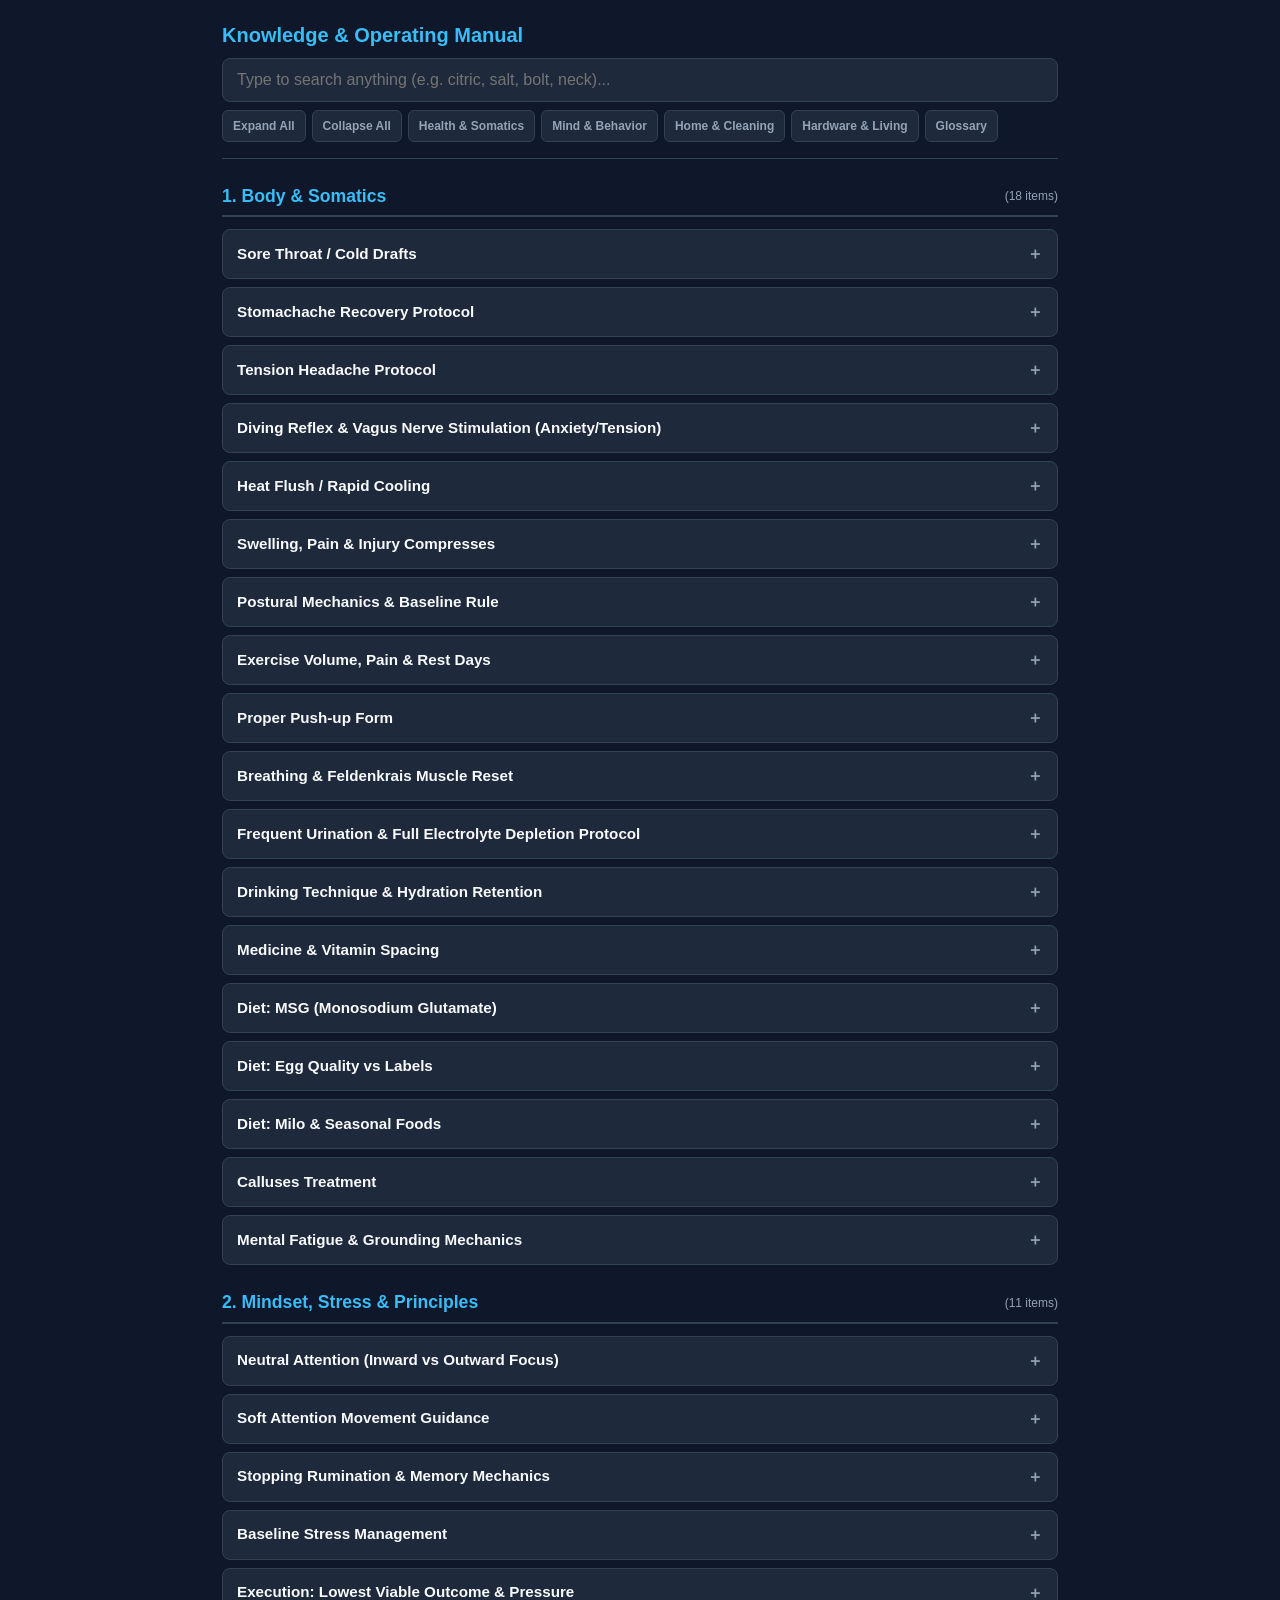
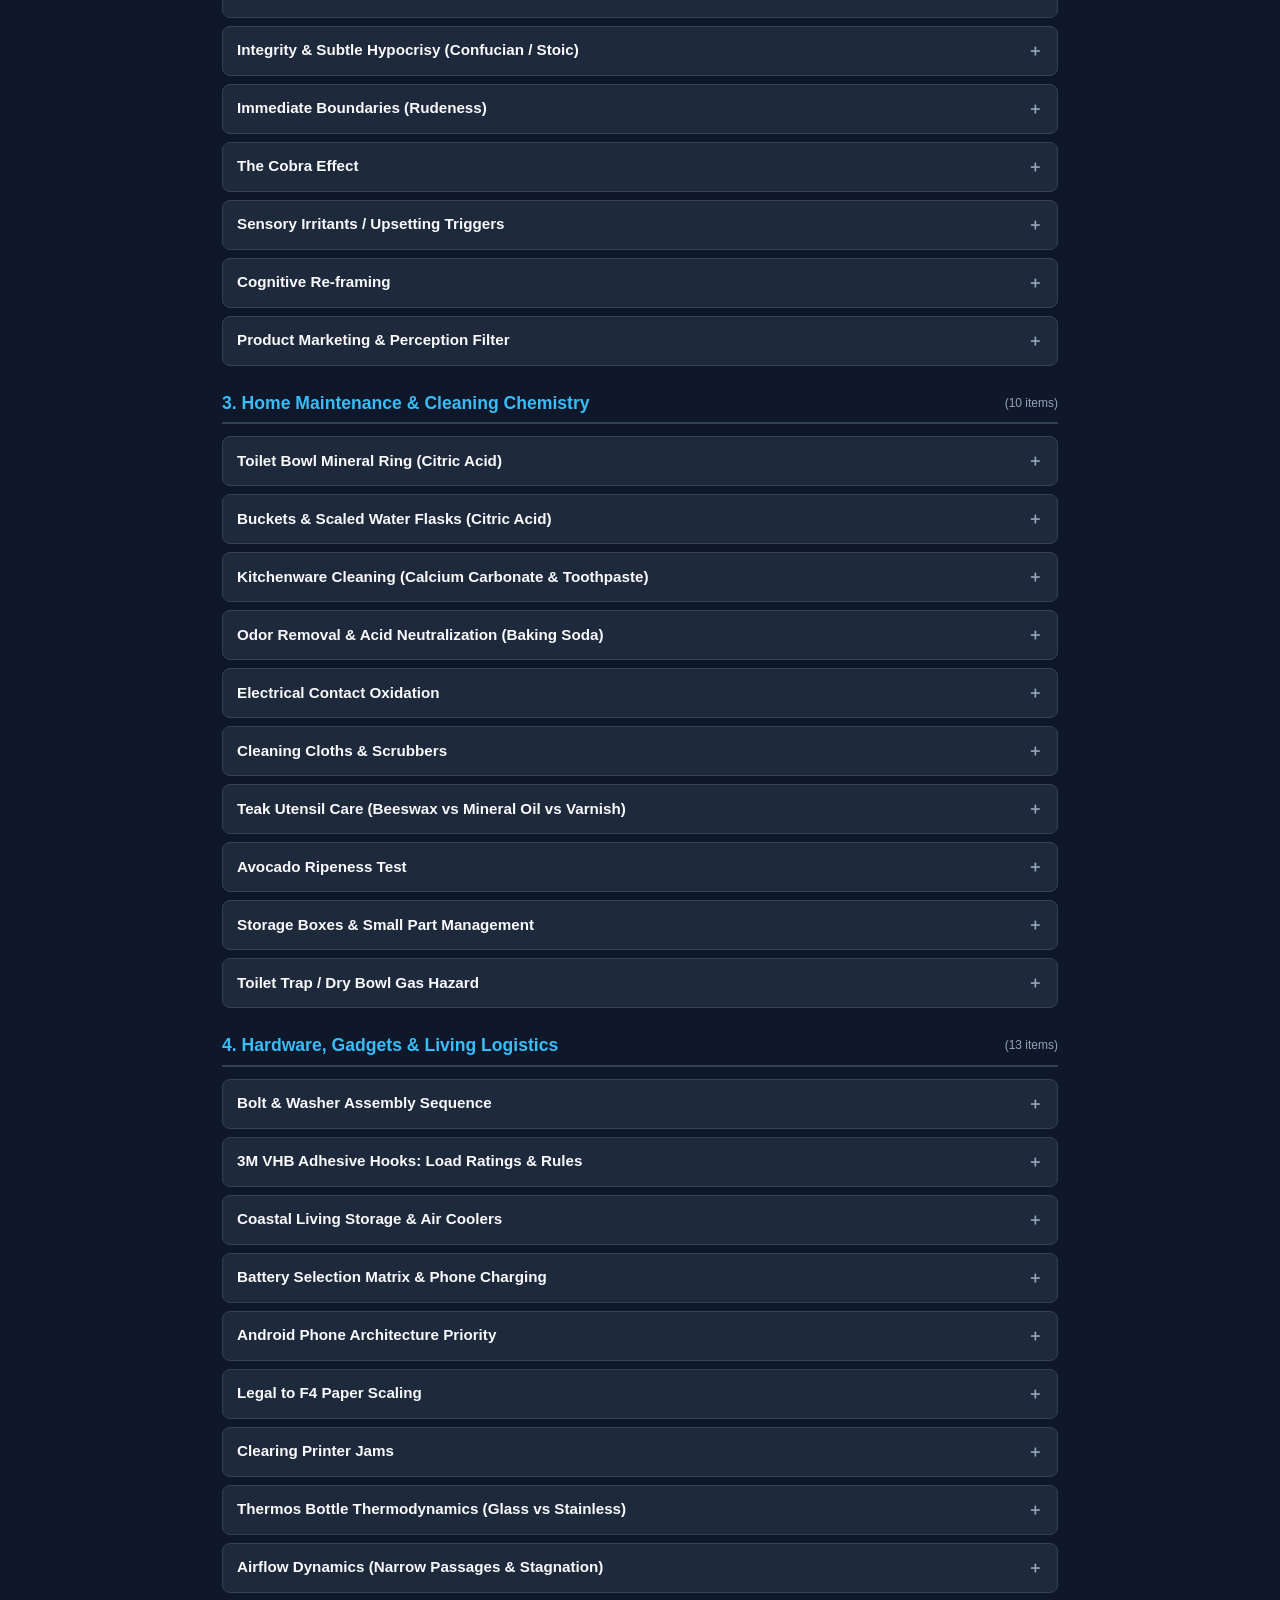
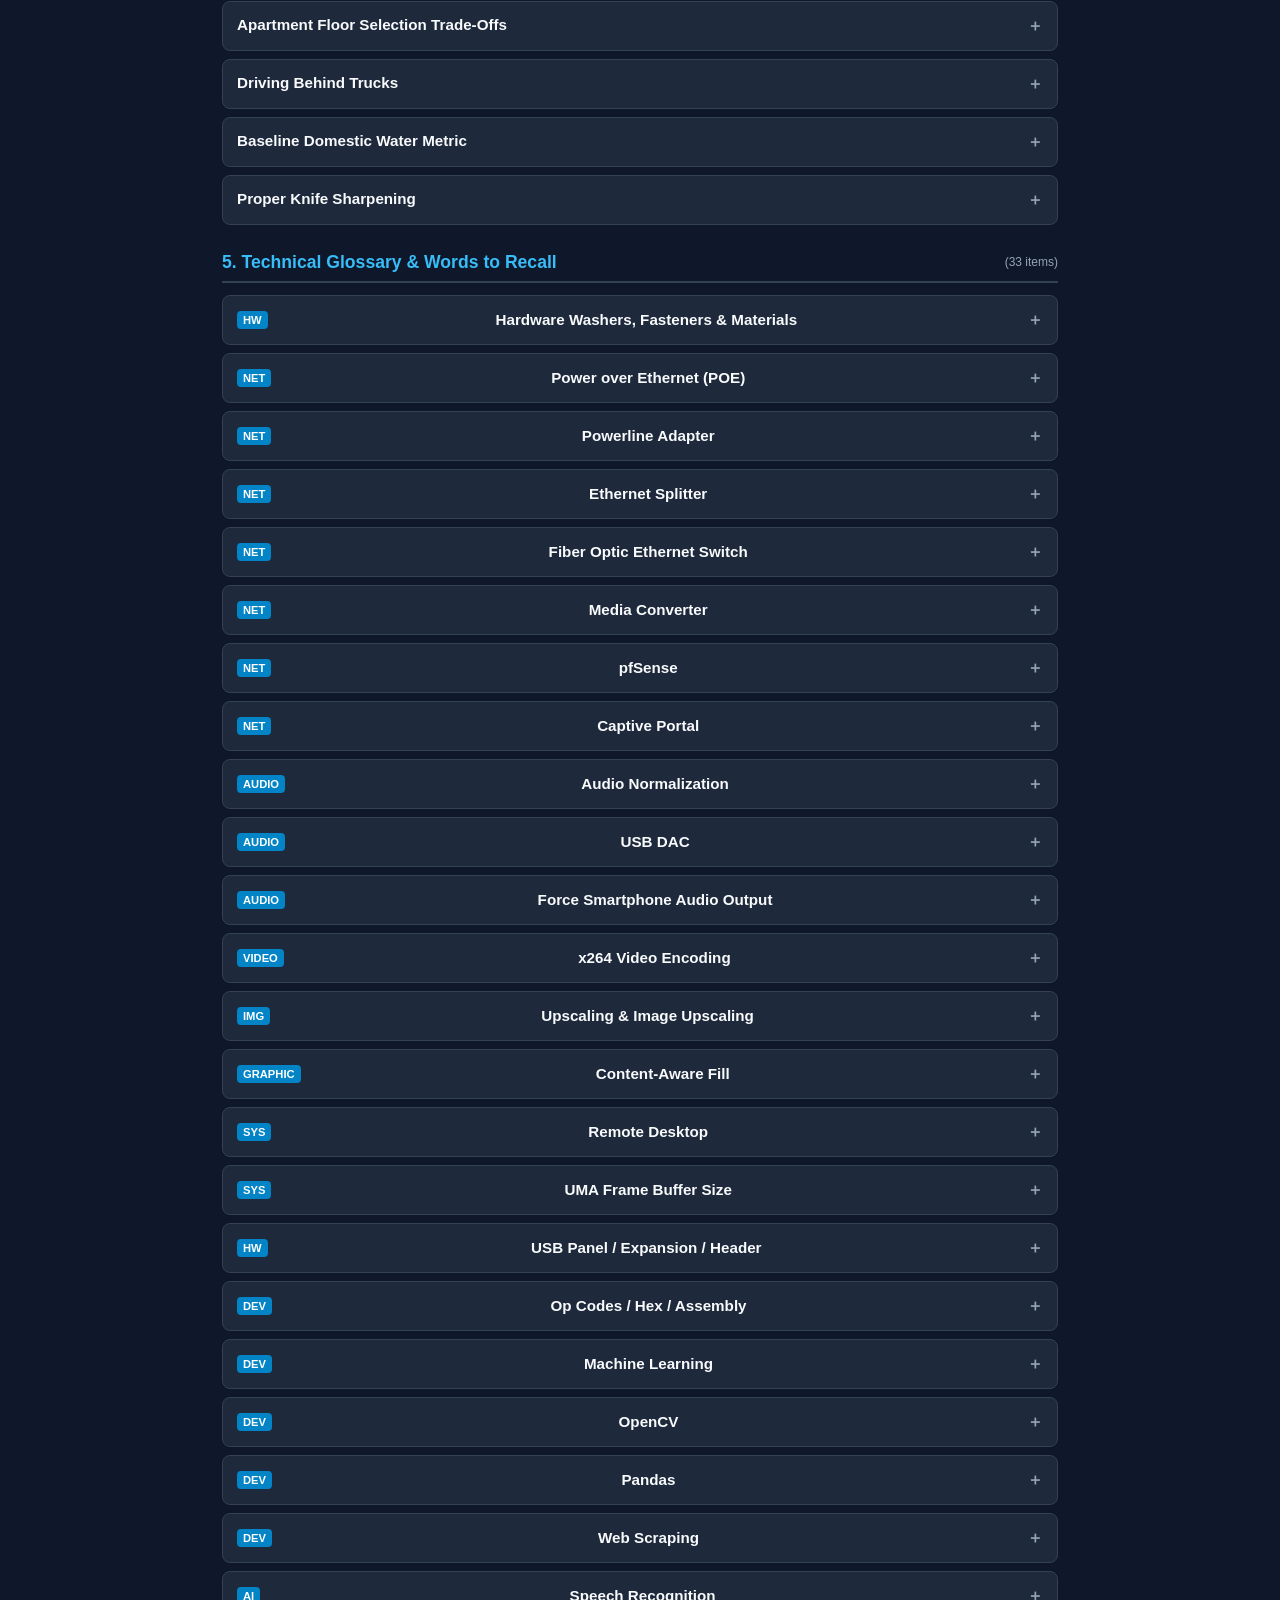
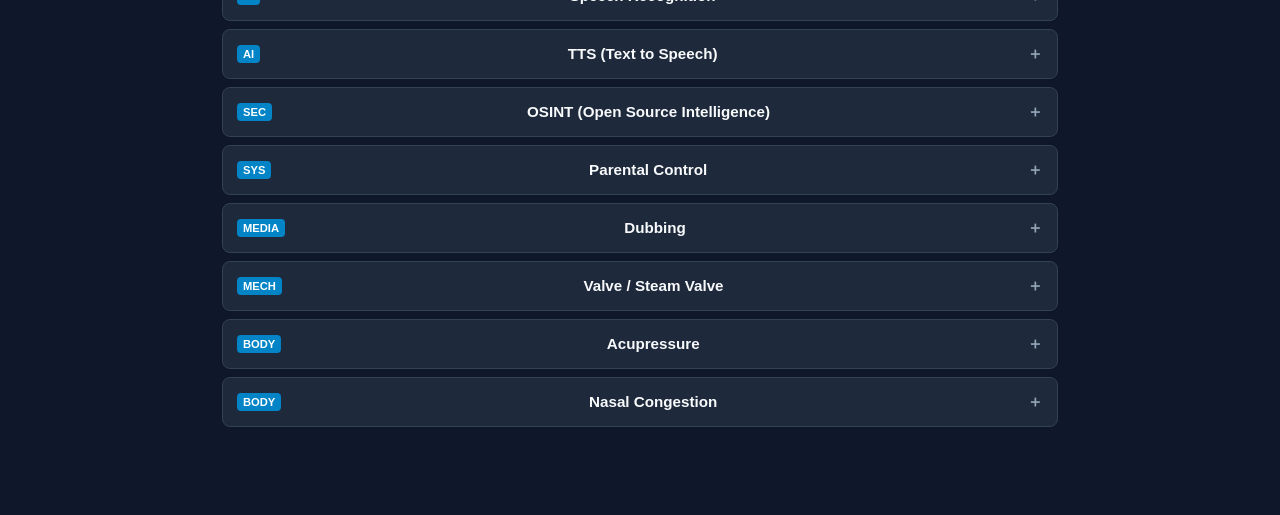
<file: forgotten_things.html>
<!DOCTYPE html>
<html lang="en">
<head>
  <meta charset="UTF-8">
  <meta name="viewport" content="width=device-width, initial-scale=1.0">
  <title>Quick Reference Knowledge Base</title>
  <style>
    :root {
      --bg: #0f172a;
      --surface: #1e293b;
      --surface-hover: #283548;
      --border: #334155;
      --text: #f8fafc;
      --text-muted: #94a3b8;
      --accent: #38bdf8;
      --accent-glow: rgba(56, 189, 248, 0.15);
      --code-bg: #090d16;
      --tag-bg: #0284c7;
      --tag-text: #ffffff;
      --warn: #fb923c;
    }

    * { box-sizing: border-box; margin: 0; padding: 0; font-family: -apple-system, BlinkMacSystemFont, 'Segoe UI', Roboto, Helvetica, Arial, sans-serif; }
    body { background-color: var(--bg); color: var(--text); line-height: 1.5; padding: 12px; max-width: 860px; margin: 0 auto; padding-bottom: 80px; }

    /* Header & Controls */
    header { margin-bottom: 16px; position: sticky; top: 0; background: var(--bg); padding-top: 8px; padding-bottom: 10px; z-index: 100; border-bottom: 1px solid var(--border); }
    h1 { font-size: 1.25rem; font-weight: 700; margin-bottom: 8px; color: var(--accent); }
    
    .search-bar { width: 100%; padding: 12px 14px; border-radius: 8px; border: 1px solid var(--border); background: var(--surface); color: #fff; font-size: 1rem; outline: none; margin-bottom: 8px; }
    .search-bar:focus { border-color: var(--accent); box-shadow: 0 0 0 2px var(--accent-glow); }

    .nav-pills { display: flex; gap: 6px; overflow-x: auto; padding-bottom: 6px; -webkit-overflow-scrolling: touch; }
    .nav-pills a, .btn { display: inline-block; white-space: nowrap; font-size: 0.75rem; background: var(--surface); color: var(--text-muted); padding: 6px 10px; border-radius: 6px; text-decoration: none; border: 1px solid var(--border); font-weight: 600; cursor: pointer; }
    .nav-pills a:hover, .btn:hover { color: #fff; border-color: var(--accent); }

    /* Sections */
    section { margin-top: 24px; }
    h2 { font-size: 1.1rem; color: var(--accent); padding-bottom: 6px; border-bottom: 2px solid var(--border); margin-bottom: 12px; display: flex; align-items: center; justify-content: space-between; }
    .counter { font-size: 0.75rem; color: var(--text-muted); font-weight: normal; }

    /* Collapsible Items */
    details { background: var(--surface); border: 1px solid var(--border); border-radius: 8px; margin-bottom: 8px; overflow: hidden; transition: background 0.15s ease; }
    details[open] { border-color: #475569; background: #1a2436; }
    summary { padding: 12px 14px; font-weight: 600; font-size: 0.95rem; cursor: pointer; list-style: none; display: flex; justify-content: space-between; align-items: center; user-select: none; }
    summary::-webkit-details-marker { display: none; }
    summary::after { content: "＋"; font-size: 1rem; color: var(--text-muted); font-weight: bold; margin-left: 8px; }
    details[open] summary::after { content: "−"; color: var(--accent); }
    summary:hover { background-color: var(--surface-hover); }

    .content { padding: 12px 14px; border-top: 1px solid var(--border); font-size: 0.9rem; color: #cbd5e1; background: var(--code-bg); word-break: break-word; }
    .content p { margin-bottom: 8px; }
    .content p:last-child { margin-bottom: 0; }
    .content ul { margin-left: 20px; margin-top: 6px; margin-bottom: 6px; }
    .content li { margin-bottom: 4px; }

    /* Tables & Pre blocks */
    .table-container { width: 100%; overflow-x: auto; margin: 8px 0; }
    table { width: 100%; border-collapse: collapse; font-size: 0.85rem; text-align: left; }
    th, td { padding: 6px 10px; border: 1px solid var(--border); }
    th { background: #1e293b; color: var(--accent); }
    
    code, pre { background: #111827; color: #38bdf8; padding: 2px 5px; border-radius: 4px; font-size: 0.85rem; font-family: ui-monospace, SFMono-Regular, Menlo, Monaco, Consolas, monospace; }
    pre { padding: 8px; margin: 6px 0; overflow-x: auto; white-space: pre-wrap; word-break: break-all; color: #e2e8f0; border-left: 3px solid var(--accent); }
    .tag { display: inline-block; font-size: 0.7rem; font-weight: 700; background: var(--tag-bg); color: var(--tag-text); padding: 1px 6px; border-radius: 4px; vertical-align: middle; margin-right: 6px; }
  </style>
</head>
<body>

  <header>
    <h1>Knowledge & Operating Manual</h1>
    <input type="text" id="search" class="search-bar" placeholder="Type to search anything (e.g. citric, salt, bolt, neck)..." oninput="liveSearch()">
    <div class="nav-pills">
      <button class="btn" onclick="toggleAll(true)">Expand All</button>
      <button class="btn" onclick="toggleAll(false)">Collapse All</button>
      <a href="#health">Health & Somatics</a>
      <a href="#mind">Mind & Behavior</a>
      <a href="#cleaning">Home & Cleaning</a>
      <a href="#hardware">Hardware & Living</a>
      <a href="#glossary">Glossary</a>
    </div>
  </header>

  <!-- =========================================================================
    HOW TO ADD NEW ENTRIES:
    Simply copy-paste this block into the matching <section> below:
    
    <details>
      <summary>Your Short Title Here</summary>
      <div class="content">
        Your full raw notes, explanations, or numbers here.
      </div>
    </details>
  ========================================================================== -->

  <!-- 1. HEALTH, SOMATICS & BODY -->
  <section id="health">
    <h2>1. Body & Somatics <span class="counter">(18 items)</span></h2>

    <details>
      <summary>Sore Throat / Cold Drafts</summary>
      <div class="content">
        <p>Sore throat caused by wind/cold hitting collar bone/chest and dry nasal mucosa. <strong>(!) Wear a mask and a hoodie. Cover your neck and chest.</strong></p>
      </div>
    </details>

    <details>
      <summary>Stomachache Recovery Protocol</summary>
      <div class="content">
        <p>After having a stomachache, <strong>stand and sway your body gently left and right</strong> to help recovery.</p>
        <p><strong>Do not lay down</strong>; it will make everything worse.</p>
      </div>
    </details>

    <details>
      <summary>Tension Headache Protocol</summary>
      <div class="content">
        <p><strong>Tension headache:</strong> keep head straight and look to the top left; massage your whole head, chin, temple; press pressure points on your shoulder and the back of neck. Relax tongue.</p>
        <p><em>Root Cause:</em> Caused by playing smartphone while lying down.</p>
      </div>
    </details>

    <details>
      <summary>Diving Reflex & Vagus Nerve Stimulation (Anxiety/Tension)</summary>
      <div class="content">
        <p><strong>The diving reflex</strong> is a natural response in humans and other mammals that helps them conserve oxygen while underwater. Give it a try when you feel a little more anxious than usual by dipping/splashing your face into/with cold water.</p>
        <p><strong>Humming or sighing:</strong> let tensions go by stimulating parasympathetic nervous system.</p>
      </div>
    </details>

    <details>
      <summary>Heat Flush / Rapid Cooling</summary>
      <div class="content">
        <p>Pour lukewarm or cold water on the back of your neck if you feel warm for instant cooling.</p>
        <p>In an enclosed space you feel warm/hot because the air is stagnant.</p>
        <p>Sugar blood spike can make you feel warm.</p>
      </div>
    </details>

    <details>
      <summary>Swelling, Pain & Injury Compresses</summary>
      <div class="content">
        <p><strong>Cold compress</strong> for swollen/pain, and after that <strong>hot compress</strong> to boost recovery.</p>
      </div>
    </details>

    <details>
      <summary>Postural Mechanics & Baseline Rule</summary>
      <div class="content">
        <p><strong>Body holds the posture that you're used to/familiar with</strong> whether it's good/bad posture.</p>
        <p><strong>Stand / sit properly:</strong> push your hip forward a bit. This straightens your back for easier breathing too. Happens when you sit a lot.</p>
      </div>
    </details>

    <details>
      <summary>Exercise Volume, Pain & Rest Days</summary>
      <div class="content">
        <p>When exercising: <strong>stop when you feel slight pain</strong>, stop when you feel tired and cannot maintain your good posture.</p>
        <ul>
          <li>Light exercise: rest for 1 day</li>
          <li>Medium exercise: rest for 2 days</li>
          <li>After you got your strength, maintain it by reducing your exercise a bit.</li>
        </ul>
      </div>
    </details>

    <details>
      <summary>Proper Push-up Form</summary>
      <div class="content">
        <p><strong>Do the right push up:</strong> wrist and both legs slightly open, back straight, armpit close, shoulder in front of supporting hand.</p>
      </div>
    </details>

    <details>
      <summary>Breathing & Feldenkrais Muscle Reset</summary>
      <div class="content">
        <p>Do a <strong>rib cage breathing</strong> if tension is too high even for belly breathing.</p>
        <p>When you are stiff or over-using your muscle, do a <strong>feldenkrais movement</strong> to reintroduce how to use muscles properly.</p>
      </div>
    </details>

    <details>
      <summary>Frequent Urination & Full Electrolyte Depletion Protocol</summary>
      <div class="content">
        <p>Frequent urination can wash out <strong>sodium fastest, magnesium moderately, calcium least</strong>; re-supplement body calcium, magnesium, and sodium.</p>
        <pre>
(Easy daily resupply)
Water 1 L + salt 1/4 tsp (≈500 mg sodium) sip slowly;
Food sources:
- Electrolytes + water: bananas, oranges, tomatoes
- Calcium (Ca): yogurt, milk, sardines, tofu
- Magnesium (Mg): pumpkin seeds, nuts, beans, greens
Optional supplements:
- Mg glycinate or citrate: 200–300 mg elemental/day
- Ca pill: only if intake < 800 mg/day (prefer calcium citrate 300–500 mg/day split doses)

(One-shot DIY electrolyte drink)
1 L water + 1/4 tsp salt + 1/2 tsp sugar or honey + squeeze lemon/orange; no heavy need for Ca in drinks.

(Edge cases)
- Heavy sweat / exercise: add another 1/4 tsp salt per sweaty hour
- Hot climate / fever: same
- Diarrhea / vomiting: OralRehydrationPackets preferred (Oralit)
        </pre>
      </div>
    </details>

    <details>
      <summary>Drinking Technique & Hydration Retention</summary>
      <div class="content">
        <p><strong>Avoid drinking water quickly (gulping down);</strong> take sip by sip slowly is much better.</p>
        <p>Avoid cold water; avoid drinking when eating (do it after or before). Don't skip before bed. Too much is not good for kidney.</p>
        <p><strong>To reduce urination frequency:</strong> take water with salt and honey or something sweet (Cola)? This prevents the body from quickly discharging water.</p>
      </div>
    </details>

    <details>
      <summary>Medicine & Vitamin Spacing</summary>
      <div class="content">
        <p>Take medicine/vitamin <strong>one hour in between</strong>.</p>
      </div>
    </details>

    <details>
      <summary>Diet: MSG (Monosodium Glutamate)</summary>
      <div class="content">
        <p>MSG is ok, accompanying food that go with it problematic. MSG is a flavor enhancer, so the quality of the food that use it is quite low.</p>
      </div>
    </details>

    <details>
      <summary>Diet: Egg Quality vs Labels</summary>
      <div class="content">
        <p>Benefit from eggs depends more on <strong>feed quality and farm hygiene</strong> than the "free-range" label itself.</p>
      </div>
    </details>

    <details>
      <summary>Diet: Milo & Seasonal Foods</summary>
      <div class="content">
        <p>On rainy season, drink warm water or soup to avoid sluggishness.</p>
        <p>Milo is warm, not good taken for a long time. Can clash with soymilk.</p>
      </div>
    </details>

    <details>
      <summary>Calluses Treatment</summary>
      <div class="content">
        <p>Use <strong>aloe vera gel</strong> for calluses.</p>
      </div>
    </details>

    <details>
      <summary>Mental Fatigue & Grounding Mechanics</summary>
      <div class="content">
        <p>Reduce screen time, rest occasionally, write notes to reduce brain load, feel grateful, grounding time.</p>
        <p>Don't get too focused on something; it'll drain you.</p>
        <p>Clean bed is better for sleeping.</p>
        <p>Step on soil to get better psychologically.</p>
      </div>
    </details>
  </section>

  <!-- 2. MIND & BEHAVIOR -->
  <section id="mind">
    <h2>2. Mindset, Stress & Principles <span class="counter">(11 items)</span></h2>

    <details>
      <summary>Neutral Attention (Inward vs Outward Focus)</summary>
      <div class="content">
        <p>Don't focus your mind too much outwardly or inwardly. Inward focus creates and maintains mental rumination and will get worse if your body is already not feeling good. Meanwhile focusing outward takes more toll on your mind for the extra processing needed from your senses.</p>
        <p><strong>The best way is to be right in the middle:</strong> move gently and feel the movement.</p>
      </div>
    </details>

    <details>
      <summary>Soft Attention Movement Guidance</summary>
      <div class="content">
        <p>Move with soft attention, neither monitoring yourself nor the object, just feeling the motion and letting it happen. Use sensation as guidance, not control. Gentle and stable move. Soft fingers, wrist, gaze, and knee.</p>
      </div>
    </details>

    <details>
      <summary>Stopping Rumination & Memory Mechanics</summary>
      <div class="content">
        <p>To avoid rumination, <strong>do not attach sensation/feeling/conversation to a story</strong>, especially with "what if" and "when".</p>
        <p>Human body <strong>cannot differentiate between a real event and the memory of the event</strong>.</p>
      </div>
    </details>

    <details>
      <summary>Baseline Stress Management</summary>
      <div class="content">
        <p>Base line stress has to be low enough so when you feel physical discomfort you can just ignore and focus on doing other things instead of focusing on the uncomfortableness which makes everything worse.</p>
      </div>
    </details>

    <details>
      <summary>Execution: Lowest Viable Outcome & Pressure</summary>
      <div class="content">
        <p>Thinking about practicality and the need to do it will give pressure.</p>
        <p><strong>Whenever you want to do something:</strong> first decide roughly when to do it, set the lowest possible outcome that is still worth doing or how long to do it. This is done to reduce the accumulated tensions later on.</p>
      </div>
    </details>

    <details>
      <summary>Integrity & Subtle Hypocrisy (Confucian / Stoic)</summary>
      <div class="content">
        <p><strong>Hypocrisy:</strong> Subtle life rules are only enforced to others and not to yourself.</p>
        <p><strong>Confucian and Stoic ideas of inner integrity:</strong> virtue means harmony between what you expect of others and what you demand of yourself. Integrity is not about perfection but about consistency between principle and practice.</p>
      </div>
    </details>

    <details>
      <summary>Immediate Boundaries (Rudeness)</summary>
      <div class="content">
        <p>If someone is rude, <strong>tell them right away nicely</strong>, don't wait and get mad. That way, everyone plays fair!</p>
      </div>
    </details>

    <details>
      <summary>The Cobra Effect</summary>
      <div class="content">
        <p><strong>Cobra Effect:</strong> A classic example of how well-meaning incentives can backfire, producing the exact opposite of the intended outcome.</p>
      </div>
    </details>

    <details>
      <summary>Sensory Irritants / Upsetting Triggers</summary>
      <div class="content">
        <p><strong>Upsetting things:</strong> smell of burning incense stick, smoke from smokers, dog/animal sound, pungent/acrid/smelly smell, loud noise.</p>
      </div>
    </details>

    <details>
      <summary>Cognitive Re-framing</summary>
      <div class="content">
        <p>Re-Framing your thinking to look things from a different perspective and feel better.</p>
      </div>
    </details>

    <details>
      <summary>Product Marketing & Perception Filter</summary>
      <div class="content">
        <p>When buying something, focus on whether it's <strong>easy to maintain</strong>.</p>
        <p><strong>Standard of product pricing in Indo:</strong> below standard value is marketed as standard price, thus giving perception it's the standard value; meanwhile standard value is marketed as premium price and slap a nice logo on top of that.</p>
        <p>Products on the market are made to attract you with cuteness, nice looking design, or simple things that's supposedly to help with daily life. But these products are made not to last long mostly or too prematurely made.</p>
      </div>
    </details>
  </section>

  <!-- 3. HOME & CLEANING CHEMISTRY -->
  <section id="cleaning">
    <h2>3. Home Maintenance & Cleaning Chemistry <span class="counter">(10 items)</span></h2>

    <details>
      <summary>Toilet Bowl Mineral Ring (Citric Acid)</summary>
      <div class="content">
        <p>Clean yellowish hard mineral stain on toilet bowl using <strong>citric acid</strong>; dump around <strong>4-5 spoons directly to the water bowl</strong>; wait for 30 to 60 mins and brush with non-scratching brush.</p>
      </div>
    </details>

    <details>
      <summary>Buckets & Scaled Water Flasks (Citric Acid)</summary>
      <div class="content">
        <p>Clean dirty buckets or any water containers using <strong>citric acid and a little bit of water</strong>. Apply it then wait 15 mins. Your dirty buckets will all be cleaned magically.</p>
        <p><strong>White small debris in glass flasks:</strong> That can only be seen with bright light after pouring water from glass flask is calcium and magnesium carbonate naturally occurring from hard water. It's safe but better clean your flask thoroughly with citric acid + brush.</p>
      </div>
    </details>

    <details>
      <summary>Kitchenware Cleaning (Calcium Carbonate & Toothpaste)</summary>
      <div class="content">
        <p>Clean kitchenware using <strong>calcium carbonate cream</strong>.</p>
        <p>Toothpaste works as a universal safe cleaner, but leaves residue.</p>
      </div>
    </details>

    <details>
      <summary>Odor Removal & Acid Neutralization (Baking Soda)</summary>
      <div class="content">
        <p>Remove odor or neutralize acid; use <strong>baking soda</strong>.</p>
      </div>
    </details>

    <details>
      <summary>Electrical Contact Oxidation</summary>
      <div class="content">
        <p>Clean oxidation with <strong>99% alcohol and a brush</strong>; optionally use <strong>dielectric grease</strong> to prevent re-oxidation especially if using contact cleaner.</p>
        <p>Eraser and Fiberglass brushes are also possible. Oxidation is apparent near sea environment; blackening pins.</p>
      </div>
    </details>

    <details>
      <summary>Cleaning Cloths & Scrubbers</summary>
      <div class="content">
        <p>Use <strong>green scrub</strong> on stubborn stains.</p>
        <p>Use <strong>microfiber</strong> for cleaning cloth.</p>
      </div>
    </details>

    <details>
      <summary>Teak Utensil Care (Beeswax vs Mineral Oil vs Varnish)</summary>
      <div class="content">
        <p><strong>Teak spatula finishing:</strong></p>
        <ul>
          <li>Varnish (glossy shiny) - <em>Avoid toxic varnish</em></li>
          <li>Beeswax (matte, smooth) - <em>Beeswax is the best</em></li>
          <li>Mineral oil (deepens color) - <em>Combines well with beeswax</em></li>
        </ul>
      </div>
    </details>

    <details>
      <summary>Avocado Ripeness Test</summary>
      <div class="content">
        <p><strong>Good avocado:</strong> Press twice on the same spot; both occasions should be soft/tender; need very little energy to cut.</p>
      </div>
    </details>

    <details>
      <summary>Storage Boxes & Small Part Management</summary>
      <div class="content">
        <p>Use <strong>transparent box and thinwall</strong> for small storage.</p>
      </div>
    </details>

    <details>
      <summary>Toilet Trap / Dry Bowl Gas Hazard</summary>
      <div class="content">
        <p><strong>Do not dry toilet bowl more than 5 mins;</strong> caution the smell and dangerous gas.</p>
      </div>
    </details>
  </section>

  <!-- 4. HARDWARE, GADGETS & LIVING -->
  <section id="hardware">
    <h2>4. Hardware, Gadgets & Living Logistics <span class="counter">(13 items)</span></h2>

    <details>
      <summary>Bolt & Washer Assembly Sequence</summary>
      <div class="content">
        <p><strong>Correct assembly sequence:</strong></p>
        <pre>Bolt ➔ Metal Washer ➔ Silicon Washer ➔ Nut / Lock Nut</pre>
      </div>
    </details>

    <details>
      <summary>3M VHB Adhesive Hooks: Load Ratings & Rules</summary>
      <div class="content">
        <p><strong>Surface requirements:</strong> Needs smooth, non-porous clean surface (glass/ceramic); clean with alcohol; use 3M VHB tape.</p>
        <p><strong>Installation:</strong> Press hard for 10 seconds. Multiple adhesive pads give higher total load. Usually fails in the <em>peel direction</em> (the hook pulling away). Avoid painted walls (3M Primers can help). Avoid constant temperature change.</p>
        <div class="table-container">
          <table>
            <thead>
              <tr><th>Pad Dimension</th><th>Max Weight Load</th></tr>
            </thead>
            <tbody>
              <tr><td>3 × 3 cm</td><td>80 gr</td></tr>
              <tr><td>4 × 4 cm</td><td>140 gr</td></tr>
              <tr><td>5 × 5 cm</td><td>220 gr</td></tr>
              <tr><td>6 × 6 cm</td><td>320 gr</td></tr>
              <tr><td>8 × 8 cm</td><td>560 gr</td></tr>
              <tr><td>10 × 10 cm</td><td>880 gr</td></tr>
              <tr><td>12 × 12 cm</td><td>1.26 kg</td></tr>
              <tr><td>15 × 15 cm</td><td>1.96 kg</td></tr>
            </tbody>
          </table>
        </div>
      </div>
    </details>

    <details>
      <summary>Coastal Living Storage & Air Coolers</summary>
      <div class="content">
        <p><strong>Portable Air Cooler:</strong> If you live near sea, do not buy portable air cooler. It is useless when the humidity is already high.</p>
        <p><strong>Coastal Storage:</strong> Every stuff needs to be put inside sealed storage boxes with silica gel. Replace silica gel every 1-2 years.</p>
        <p><strong>Plastics off-gassing:</strong> Plastics leave odour and exhume VOC in closed containers; thus melting. Need to air it occasionally.</p>
      </div>
    </details>

    <details>
      <summary>Battery Selection Matrix & Phone Charging</summary>
      <div class="content">
        <p><strong>Cheap batteries (Carbon-Zinc) for:</strong> TV/AC remote, simple wall clock, cheap calculator, basic LED lights, toys without motor.</p>
        <p><strong>For everything else:</strong> Use alkaline or rechargeable battery.</p>
        <p><strong>Battery Charging Rule:</strong> Fast charging doesn't ruin battery; <strong>heat is</strong>. Charge 20–80%.</p>
      </div>
    </details>

    <details>
      <summary>Android Phone Architecture Priority</summary>
      <div class="content">
        <p><strong>Android phone:</strong> Idle management is the most important thing; little cores are important because they are used for general tasks.</p>
      </div>
    </details>

    <details>
      <summary>Legal to F4 Paper Scaling</summary>
      <div class="content">
        <p>When you change page size from legal to f4, you practically scale it down, no matter using whatever software. <strong>So just simply scale to 85% when printing.</strong></p>
      </div>
    </details>

    <details>
      <summary>Clearing Printer Jams</summary>
      <div class="content">
        <p>Slip a thick paper from the bottom side of your printer to push debris out. <strong>Careful with the sensor.</strong></p>
      </div>
    </details>

    <details>
      <summary>Thermos Bottle Thermodynamics (Glass vs Stainless)</summary>
      <div class="content">
        <p>Stainless steel thermos cannot preserve heat long with little volume compared with glass thermos.</p>
      </div>
    </details>

    <details>
      <summary>Airflow Dynamics (Narrow Passages & Stagnation)</summary>
      <div class="content">
        <p>Air will flow faster the narrower the passage is (door/hall, or whatever).</p>
        <p>In an enclosed space you feel warm/hot because the air is stagnant.</p>
      </div>
    </details>

    <details>
      <summary>Apartment Floor Selection Trade-Offs</summary>
      <div class="content">
        <ul>
          <li>Ladder reach up to 6–7 floors</li>
          <li>Smoke is worse at top floors</li>
          <li>Easy stair access on lower floors</li>
          <li>Less sway on lower floors (less motion sickness)</li>
          <li>Mid floors are cooler</li>
          <li>Top floors windier</li>
          <li>Less time elevator waiting on lower floors</li>
          <li>Higher floors more dusty in windy environment</li>
          <li>Lower floors more humid and noisy</li>
        </ul>
      </div>
    </details>

    <details>
      <summary>Driving Behind Trucks</summary>
      <div class="content">
        <p><strong>Stop your car off-center</strong> when a truck ahead.</p>
      </div>
    </details>

    <details>
      <summary>Baseline Domestic Water Metric</summary>
      <div class="content">
        <p>Normal water use for a person is <strong>10 m³</strong>.</p>
      </div>
    </details>

    <details>
      <summary>Proper Knife Sharpening</summary>
      <div class="content">
        <p>Proper knife sharpening.</p>
      </div>
    </details>
  </section>

  <!-- 5. TECHNICAL GLOSSARY & WORDS TO RECALL -->
  <section id="glossary">
    <h2>5. Technical Glossary & Words to Recall <span class="counter">(33 items)</span></h2>

    <details>
      <summary><span class="tag">HW</span> Hardware Washers, Fasteners & Materials</summary>
      <div class="content">
        <p>Spacer washer, flange, nylon flange, nylon spacer, shoulder washer, spring washer, lock washer (added nylon), teflon washer, cap nut, silicon washer, metal washer, bolt, ring matahari (one of lock washer), food grade, stainless ss 304 or 316.</p>
      </div>
    </details>

    <details>
      <summary><span class="tag">NET</span> Power over Ethernet (POE)</summary>
      <div class="content">
        <p>Give power via ethernet cable to router without the need of power cable.</p>
      </div>
    </details>

    <details>
      <summary><span class="tag">NET</span> Powerline Adapter</summary>
      <div class="content">
        <p>Share internet via electrical cable.</p>
      </div>
    </details>

    <details>
      <summary><span class="tag">NET</span> Ethernet Splitter</summary>
      <div class="content">
        <p>Split one ethernet input to two ethernet output, speed will degrade.</p>
      </div>
    </details>

    <details>
      <summary><span class="tag">NET</span> Fiber Optic Ethernet Switch</summary>
      <div class="content">
        <p>Connect from switch to switch via fiber optic cable and share internet via ethernet port.</p>
      </div>
    </details>

    <details>
      <summary><span class="tag">NET</span> Media Converter</summary>
      <div class="content">
        <p>Convert ethernet connection to fiber optic.</p>
      </div>
    </details>

    <details>
      <summary><span class="tag">NET</span> pfSense</summary>
      <div class="content">
        <p>Free firewall system based on FreeBSD.</p>
      </div>
    </details>

    <details>
      <summary><span class="tag">NET</span> Captive Portal</summary>
      <div class="content">
        <p>Login prompt for wifi.</p>
      </div>
    </details>

    <details>
      <summary><span class="tag">AUDIO</span> Audio Normalization</summary>
      <div class="content">
        <p>Normalize the audio so it's not too loud nor too quiet.</p>
      </div>
    </details>

    <details>
      <summary><span class="tag">AUDIO</span> USB DAC</summary>
      <div class="content">
        <p>Warm tone from audio.</p>
      </div>
    </details>

    <details>
      <summary><span class="tag">AUDIO</span> Force Smartphone Audio Output</summary>
      <div class="content">
        <p>Force smartphone audio output to speaker app.</p>
      </div>
    </details>

    <details>
      <summary><span class="tag">VIDEO</span> x264 Video Encoding</summary>
      <div class="content">
        <p>x264 video encoding.</p>
      </div>
    </details>

    <details>
      <summary><span class="tag">IMG</span> Upscaling & Image Upscaling</summary>
      <div class="content">
        <p><strong>Upscaling:</strong> Increase the size or quality of a picture or video.</p>
        <p><strong>Image upscaling:</strong> Improve / enlarge the image quality.</p>
      </div>
    </details>

    <details>
      <summary><span class="tag">GRAPHIC</span> Content-Aware Fill</summary>
      <div class="content">
        <p>Photoshop function to replace a detail with a similar surrounding.</p>
      </div>
    </details>

    <details>
      <summary><span class="tag">SYS</span> Remote Desktop</summary>
      <div class="content">
        <p>Software used to connect from phone/pc to phone/pc.</p>
      </div>
    </details>

    <details>
      <summary><span class="tag">SYS</span> UMA Frame Buffer Size</summary>
      <div class="content">
        <p>UMA frame buffer size.</p>
      </div>
    </details>

    <details>
      <summary><span class="tag">HW</span> USB Panel / Expansion / Header</summary>
      <div class="content">
        <p>usb 2 / usb 3 / usb type c panel | expansion | header | bracket</p>
      </div>
    </details>

    <details>
      <summary><span class="tag">DEV</span> Op Codes / Hex / Assembly</summary>
      <div class="content">
        <p>op codes / hex / assembly</p>
      </div>
    </details>

    <details>
      <summary><span class="tag">DEV</span> Machine Learning</summary>
      <div class="content">
        <p>Process to learn and refine/improve result based on given data.</p>
      </div>
    </details>

    <details>
      <summary><span class="tag">DEV</span> OpenCV</summary>
      <div class="content">
        <p>Open source library for object detection in video feed.</p>
      </div>
    </details>

    <details>
      <summary><span class="tag">DEV</span> Pandas</summary>
      <div class="content">
        <p>Python data analysis library.</p>
      </div>
    </details>

    <details>
      <summary><span class="tag">DEV</span> Web Scraping</summary>
      <div class="content">
        <p>Extract data from a website.</p>
      </div>
    </details>

    <details>
      <summary><span class="tag">AI</span> Speech Recognition</summary>
      <div class="content">
        <p>Able to recognize human voice and output in text.</p>
      </div>
    </details>

    <details>
      <summary><span class="tag">AI</span> TTS (Text to Speech)</summary>
      <div class="content">
        <p>TTS (text to speech)</p>
      </div>
    </details>

    <details>
      <summary><span class="tag">SEC</span> OSINT (Open Source Intelligence)</summary>
      <div class="content">
        <p>osint (open source intelligence)</p>
      </div>
    </details>

    <details>
      <summary><span class="tag">SYS</span> Parental Control</summary>
      <div class="content">
        <p>Parental control</p>
      </div>
    </details>

    <details>
      <summary><span class="tag">MEDIA</span> Dubbing</summary>
      <div class="content">
        <p>Changing original language to other language.</p>
      </div>
    </details>

    <details>
      <summary><span class="tag">MECH</span> Valve / Steam Valve</summary>
      <div class="content">
        <p>valve / steam valve</p>
      </div>
    </details>

    <details>
      <summary><span class="tag">BODY</span> Acupressure</summary>
      <div class="content">
        <p>Stimulate body function by pressing certain points for well being.</p>
      </div>
    </details>

    <details>
      <summary><span class="tag">BODY</span> Nasal Congestion</summary>
      <div class="content">
        <p>nasal congestion</p>
      </div>
    </details>
  </section>

  <script>
    // Live Search Functionality
    function liveSearch() {
      const query = document.getElementById('search').value.toLowerCase().trim();
      const allDetails = document.querySelectorAll('details');

      allDetails.forEach(detail => {
        const text = detail.textContent.toLowerCase();
        if (text.includes(query)) {
          detail.style.display = '';
          if (query.length > 2) {
            detail.open = true; // Auto-expand matching items if search query is specific
          }
        } else {
          detail.style.display = 'none';
        }
      });

      // Hide empty section headers during search
      document.querySelectorAll('section').forEach(sec => {
        const visibleItems = sec.querySelectorAll('details:not([style*="display: none"])');
        sec.style.display = visibleItems.length === 0 ? 'none' : '';
      });
    }

    // Toggle All Functionality
    function toggleAll(expand) {
      document.querySelectorAll('details').forEach(detail => {
        detail.open = expand;
      });
    }
  </script>
</body>
</html>
</file>
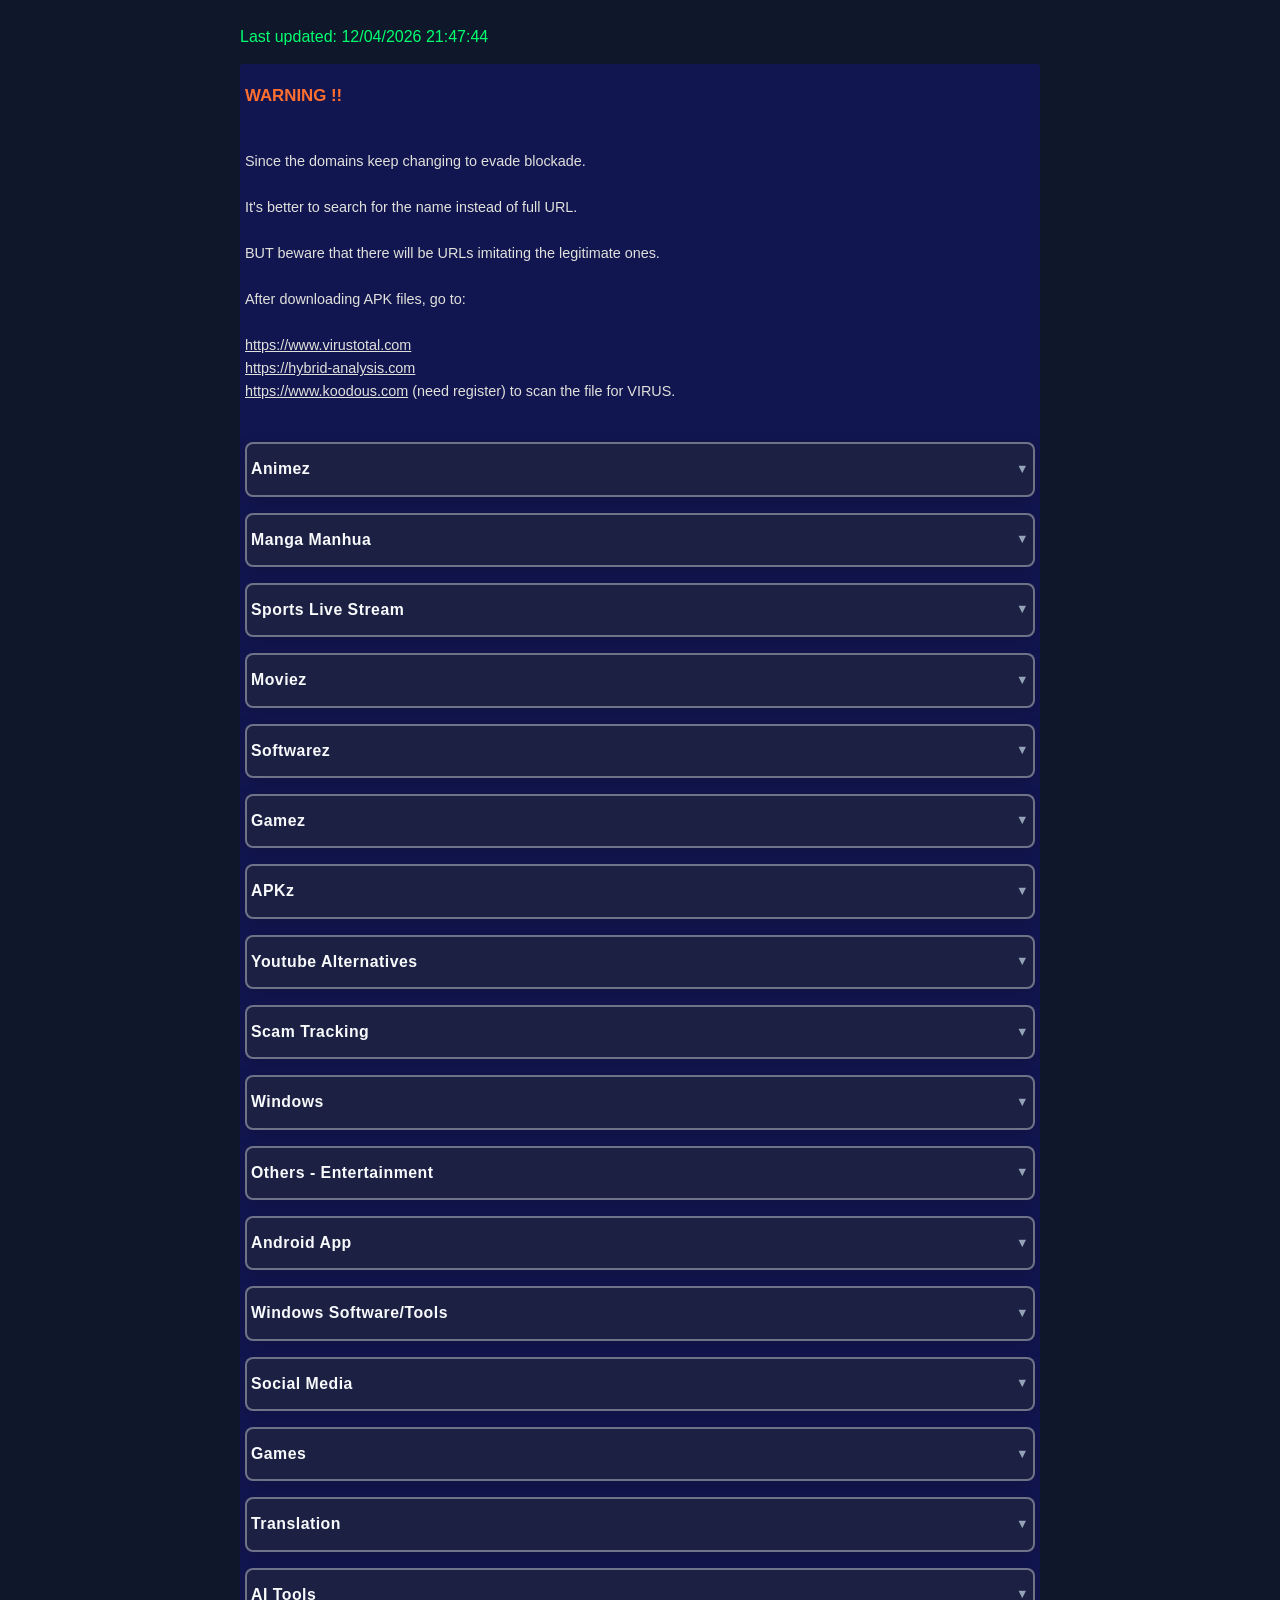
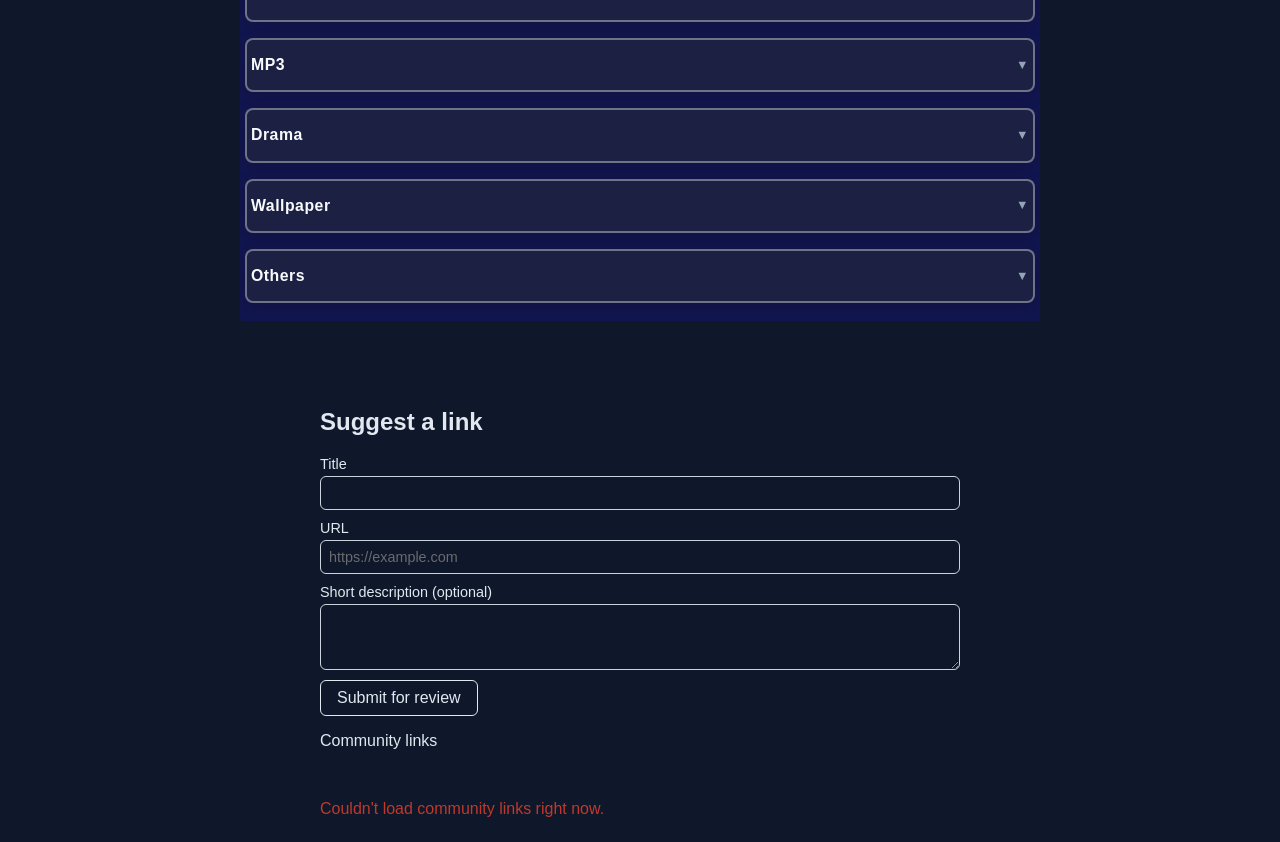
<file: links_collection.html>
<!DOCTYPE html>
<html lang="en">
<head>
    <meta charset="UTF-8">
    <meta name="viewport" content="width=device-width, initial-scale=1.0">
    <title>Linkz</title>

<style>
    * { font-family: "Roboto", sans-serif; }
    body { margin: 0; background-color: #0f172a; color: #e2e8f0; }
    main { width: min(100% - 2rem, 50rem); margin-inline: auto; padding-block: 1.5rem; line-height: 1.6; }
    
    /* Full-width media bleed */
    img, video { display: block; width: 100vw; max-width: 100vw; margin-inline: calc(50% - 50vw); height: auto; padding: 0; }
    pre { overflow: auto; padding: 2px 5px; border-radius: 3px; background-color: #121650; color: #e1e1dc; font-size: 0.9em; white-space: pre-wrap; word-break: break-all; }
    
    /* ACCORDION CARD STYLING */
    .link-card {
        border: 2px solid rgba(255, 255, 255, 0.4);
        border-radius: 8px;
        margin: 16px 0;
        background-color: rgba(15, 23, 42, 0.6);
        box-shadow: 0 4px 15px rgba(0, 0, 0, 0.2);
        overflow: hidden;
        transition: all 0.3s ease;
    }
    
    .link-card summary {
        background-color: rgba(255, 255, 255, 0.05);
        color: #f8fafc;
        padding: 12px 4px;
        cursor: pointer;
        font-weight: 600;
        font-size: 1.1em;
        letter-spacing: 0.5px;
        user-select: none;
        display: flex;
        justify-content: space-between;
        align-items: center;
        border-bottom: 1px solid transparent;
        transition: background-color 0.2s ease;
    }
    
    .link-card summary:hover {
        background-color: rgba(255, 255, 255, 0.12);
    }
    
    .link-card[open] summary {
        border-bottom: 1px solid rgba(255, 255, 255, 0.1);
        background-color: rgba(0, 0, 0, 0.3);
    }

    .link-card summary::-webkit-details-marker {
        display: none;
    }
    
    .link-card summary::after {
        content: "▼";
        font-size: 0.8em;
        color: #94a3b8;
        transition: transform 0.3s cubic-bezier(0.4, 0, 0.2, 1);
    }
    
    .link-card[open] summary::after {
        transform: rotate(-180deg);
    }

    /* ISLAND/CHIP LAYOUT & FLOATING NOTES (Flexbox prevents baseline tearing) */
    /* ISLAND/CHIP LAYOUT & IN-FLOW NOTES */
    .link-card .card-content { 
        padding: 16px; 
        display: flex;
        flex-wrap: wrap;
        /*gap: 12px 12px;*/ /* Uniform vertical and horizontal gap */
        align-items: flex-end; /* Locks all pills to the bottom of their row */
        color: #cbd5e1; 
    }
    
    .link-wrapper {
        display: flex;
        flex-direction: column;
        align-items: flex-end; /* Right-aligns the pill and the note */
        margin: 4px 6px 4px 0; /* Spacing handled at the wrapper level */
    }

    .link-note {
        /* IN FLOW: No absolute positioning! */
        font-size: 0.7em;
        font-weight: 800;
        letter-spacing: 0.5px;
        color: #64748b;
        white-space: nowrap; /* Keeps notes on a single line */
        margin-bottom: 4px; /* Breathing room above the pill */
        margin-right: 12px; /* Typographic inset aligning text with pill inner curve */
        pointer-events: none;
        transition: color 0.2s ease, transform 0.2s cubic-bezier(0.4, 0, 0.2, 1);
    }

    /* Default margin for raw links WITHOUT notes */
    .card-content > a {
        margin: 4px 6px 4px 0; 
    }

    .card-content a {
        background-color: rgba(56, 189, 248, 0.15);
        color: #bae6fd;
        padding: 4px 14px;
        border-radius: 20px;
        text-decoration: none;
        border: 1px solid rgba(56, 189, 248, 0.3);
        font-size: 0.95em;
        line-height: 1.5;
        transition: all 0.2s cubic-bezier(0.4, 0, 0.2, 1);
    }

    /* Strip margin from links inside wrappers to prevent double-spacing */
    .link-wrapper a {
        margin: 0;
    }
    
    /* SHARED HOVER STATES */
    .link-wrapper:hover a, .card-content > a:hover {
        background-color: #0284c7;
        color: #ffffff;
        border-color: #38bdf8;
        transform: translateY(-2px);
        box-shadow: 0 4px 12px rgba(2, 132, 199, 0.4);
    }
    
    .link-wrapper:hover .link-note {
        color: #01ff70; /* Neon highlight */
        transform: translateY(-2px); /* Lifts in sync with pill */
    }

    /* ELEGANT SUB-DIVIDERS */

    /* ELEGANT SUB-DIVIDERS */
    .card-content b, .card-content .label, .card-content .hl {
        width: 100%; /* Forces a line break in flexbox */
        margin-top: 8px;
        margin-bottom: 2px;
        font-size: 0.85em;
        text-transform: uppercase;
        letter-spacing: 1.5px;
        color: #94a3b8;
        border-bottom: 1px solid rgba(255, 255, 255, 0.1);
        padding-bottom: 4px;
    }
    
    .card-content > *:first-child { margin-top: 0; }
    
    .hl { color: #01ff70; }
    .ll { color: #ff6f2f; }
    hr { margin-top: 10px; margin-bottom: 10px; padding: 1px; color: silver; box-shadow: 3px 3px 3px 1px rgba(0, 0, 0, 0.34); filter: blur(1px); }
    code { display: inline-block; overflow: auto; margin-top: 3px; padding: 3px; border: 1px solid #ddd; background: #1a3089; font-size: 0.8em; letter-spacing: 2px; text-align: left; }
    pre a { color: inherit; text-decoration: underline; }
    pre a:hover { opacity: 0.9; }
</style>
</head>

<body>

<main>

<span class="hl">Last updated: <span id="update-date"></span></span>

<script>
  document.getElementById('update-date').textContent = document.lastModified;
</script>

<pre id="link-list">
<h3><span class="ll"><b>WARNING !!</b></span></h3>
Since the domains keep changing to evade blockade.

It's better to search for the name instead of full URL.

BUT beware that there will be URLs imitating the legitimate ones.

After downloading APK files, go to:

<a href="https://www.virustotal.com" target="_blank" rel="noopener noreferrer">https://www.virustotal.com</a>
<a href="https://hybrid-analysis.com" target="_blank" rel="noopener noreferrer">https://hybrid-analysis.com</a>
<a href="https://www.koodous.com" target="_blank" rel="noopener noreferrer">https://www.koodous.com</a> (need register) to scan the file for VIRUS.

<p>Animez</p>
g!anix
g!aniwave
g!hianime
g!gogoanime
g!animepahe
g!animefreak
g!animekisa
g!masterani
g!chia-anime
g!kickassanime
g!kissanime
g!animeflv
g!animeultima
g!animedao
g!animesuge
g!anoboy
g!samehadaku
g!otakudesu
g!kuronime
g!nontonanime
g!animetake
g!watchanime
g!animehub
g!animeheaven
g!animeowl
g!animexin
g!animevibe
    apk
    
g!animeplanetfree
g!animebam
g!animegg
g!animetv
g!animesonline
g!anime-stream
g!animestream
    apk
    
g!9anime
g!subbedanime
https://anicult.vercel.app/

<p>Manga Manhua</p>
g!asurascans
g!manganelo
g!mangakakalot
g!manganato
g!mangadex
g!mangapark
g!mangago
g!mangabat
g!mangahere
g!mangareader
g!mangafreak
g!mangasee
g!mangastream
g!mangatown
g!readmanga
g!readmanganato
g!mangahub
g!mangairo
g!mangapanda
g!mangazuki
g!mangaowl
g!mangachill
g!mangabuddy
g!mangaclash
g!mangabob
g!mangareborn
g!mangafox
g!mangarock
g!webtoonfree
g!webtoonxyz
g!manhuascan
g!manhuaplus
g!manhuafast
g!manhuahot
g!manhuatop
g!manhuagold
g!manhuako
g!manhuanelo
g!toonily
g!readmanhua
g!manhuaus
g!manhuasy
g!mangatx
g!mangaseeonline
g!mangaupdatesfree
g!"manga plus"
g!mangastreaming
g!mangaworld
g!mangakiss
g!"manga monster"
g!mangapill

<p>Sports Live Stream</p>
<span class="hl">Enable <a href="https://ublockorigin.com/" target="_blank" rel="noopener noreferrer">https://ublockorigin.com</a> to be safe.
Some sites need VPN/Proxy to access.</span>

g!livetv
g!livefootball
g!footballstream
g!footybite
g!vipbox
g!viprow
g!vipleague
g!firstrow
g!stream2watch
g!cricfree
g!totalsportek
g!hesgoal
g!rojadirecta
g!futbollibre
g!tarjetaroja
g!mamahd
g!batmanstream
g!sportlemon
g!fromhot
g!jokerstream
g!sportsbay
g!buffstream
g!weakstreams
g!methstreams
g!sportsurge
g!mygoaltv
g!goaltvfree
g!livekoora
g!kooragoal
g!yallashoot
g!yallalive
g!beinmatch
g!hdstreams
g!watchfootball
g!liveball
g!sportsstream
g!liveonlinetv
g!freefootystream
g!footstream
g!livehdfootball
g!streameast
g!sportplus
g!goal365
g!livesoccertvfree

g!camellive
g!rbtvplus
g!score808
g!fawanews
g!strikeout
g!socolive
g!holafootball
g!ajsports
g!soccertvhdlive
g!movieboxhd
g!sportsurge
g!mygoaltv
    ?

g!kooralive
g!koralive
g!koragoal

g!beinmatch
g!liveball
g!meczyki
g!samuraitv
g!jalalive
g!footy100
g!vipleague
g!librefutboltv
g!buffstreams
g!sportsfeed24
g!pelotalibretv
g!epicsports
g!footem
https://sporthub.tv/
https://streamed.pk/
g!fctv33
g!olympicstreams

<b>APK</b>
g!sportzfy
g!sportzx
g!hdstreamz
g!footballlivetvhd
g!rbtv77

<p>Moviez</p>
<span class="label">Download only</span>
g!rarbg
https://www.rapidmoviez.cr
https://www.tfpdl.se
g!300mbfilms
g!mkvhub
g!katmovie
g!moviesverse
    need to turn off adblock
g!moviesflix

<span class="label">Streaming</span>
g!123movies
g!fmovies
https://megashare-official.lol/
https://www.dailymotion.com
g!yesmovies
https://yesmoviestv.best/
https://yesmovie.best/
https://hdflix.best/
g!gomovies
g!myflixer
https://myflixerfree.us/
g!tinyzone
https://www.tinyzone.tw/
g!watchtv
g!watchfree
g!zoechip
g!cineb
g!flixhq
    no quality selection?
    
g!bflix
g!moviesjoy
g!ssflix
    min 576p
    
g!soap2day
    
g!eztv
g!yts
g!yify
g!mkvcinema
    indian site
    
g!downloadhub
    indian site, can download too
    
g!hdmovie
g!hdmovie2
    ?
    
g!movie2k
g!movie4k
g!lookmoviez
    no quality selection
    
g!vumoo
g!primewire
g!watchseries
g!solarmovie
g!moviepire
g!filmpire
g!uflix
g!seriesonline
g!fmoviesz24
g!hdtoday
g!streamxtv
g!actvid
https://www.aurawatch.fun/
https://luxen.watch/
g!framextv
g!pelis24

<span class="label">Streaming TV</span>
https://tvgarden.world/tv
https://xixitv.live
    China

<span class="label">Streaming App</span>
g!xuper
g!reeltu
g!cinecat
g!cinejoy
g!kino
g!vedplayer
g!1flix
g!wovy
g!streamflix
g!stremio
g!netmirror
g!nuvio
g!hdhub4u
g!movie plus
g!onstream
g!reezn
g!kodi
g!xuperhydra
g!"thecrew kodi addon"
g!cloudstream
g!torrentio
g!plexstremio
g!"stremio torrentio real debrid"

<p>Softwarez</p>
<span class="ll">BEWARE OF FAKE LINKS, EACH SOFTWARE MAY CONTAIN VIRUS/MALWARE</span>
g!kuyhaa
https://www.kuyhaa.me/
g!bagas31
https://bagas-31.com/
g!gigapurbalingga
https://gigapurbalingga.cc/
g!downloadly
https://downloadlyir.com
https://downloadlynet.ir/ → recheck!
g!igetintopc
https://igetintopc.com
https://scloud.ws
https://sanet.lc/full
g!masterize
https://mazterize.in/
https://www.mazterize.com
https://www.fcportables.com
g!ask4pc
https://ask4pc.net
https://filedownloadz.my/ask4pc/
    recheck!
    
https://free4pc.org
https://bitdownload.ir/
https://www.download.ir
http://s1.bitdl.ir/Software
    ??
    
https://rsload.net
https://www.fullprogramlarindir.net
https://haxpc.net
https://2baksa.ws
https://karanpc.com
https://lrepacks.net
https://pesktop.com
https://archive.org

<p>Gamez</p>
<span class="ll">BEWARE OF FAKE LINKS, EACH SOFTWARE MAY CONTAIN VIRUS/MALWARE</span>
https://fitgirl-repacks.site/popular-repacks/
https://www.skidrowreloaded.com/
https://www.ovagames.com/
https://cs.rin.ru/

<p>APKz</p>
<span class="ll">BEWARE OF FAKE LINKS, EACH SOFTWARE MAY CONTAIN VIRUS/MALWARE
BE EXTRA CAREFUL !!</span>

https://fdroid.tabler.dev/
https://forum.mobilism.me/
https://moddroid.com/apps/
https://paidshitforfree.com/
https://liteapks.com/

g!androidapksfree
g!apksfull
g!apkdone
g!apkaward
g!apkcombo
g!apkmb
g!apk4free
g!apkresult
https://fmhy.net/mobile
g!rexdl
https://rexdl.com/
g!wendgames
    ?
g!5play
https://5play.org/
g!revdl
https://www.revdl.com/
g!apkmody
https://apkmody.com/
https://apkmody.io → becareful of this one!
g!relaxmodapk
https://relaxmodapk.com
g!androeed
g!happymod
g!moddroid
g!an1
g!apkshub
g!apkzub
g!getmodsapk
g!apkrealmania
g!apkhome
g!dlandroid
g!modcombo
g!apkmaza
    telegram group
    
g!apkgalaxy
g!apksum
g!apkboat
g!apkmos
g!apksoul
g!getmodsapk

<b>Playstore Alternative</b>
https://apkpure.com/
https://www.apkmirror.com/

<b>Youtube No Advertisement</b>
https://xdaforums.com/t/app-guides-unofficial-revanced-megathread.4523967/page-174#post-89253959
https://github.com/ReVanced/revanced-manager

Either you download precompiled .apk and can directly install it on your phone.
As long the file is trusted, this is the fastest solution.
Or use Revanced Manager:
- Find out the latest supported version of a certain APK.
- Download the same version from APKMirror.
- Patch it using the manager.
- Uninstall the existing version on the phone.
- Install the patched version.

<p>Youtube Alternatives</p>
https://odysee.com/
https://www.dailymotion.com
https://ok.ru
https://www.acfun.cn
https://www.bilibili.tv
https://www.bitchute.com/

<p>Scam Tracking</p>
https://www.scamadviser.com
https://www.virustotal.com/gui/home/url
https://wheregoes.com/
https://urlscan.io/
https://mkms0822-ops.github.io/cyberattack-response-guide/

<p>Windows</p>
# Original
https://uupdump.net
https://isoriver.com/category/windows/
https://tb.rg-adguard.net/index.php
https://massgrave.dev/genuine-installation-media
https://github.com/OdysseusYuan/Mocreak

To make it genuine:
Follow instruction at <a href="https://massgrave.dev" target="_blank" rel="noopener noreferrer">https://massgrave.dev</a>
or from <a href="https://github.com/massgravel/Microsoft-Activation-Scripts" target="_blank" rel="noopener noreferrer">https://github.com/massgravel/Microsoft-Activation-Scripts</a>

# Custom Windows OS
https://tech-latest.com/ghost-spectre-windows-11
https://ghostspectre.the-ninja.jp/
https://windowsxlite.com/

# Make bootable
https://www.ventoy.net/en/download.html
http://www.easy2boot.com

<p>Others - Entertainment</p>
https://fmhy.net/
https://piradex.com/

<p>Android App</p>
https://play.google.com/store/apps/details?id=com.server.auditor.ssh.client
https://github.com/ReVanced/revanced-manager
https://www.celsoazevedo.com/files/android/google-camera/dev-hasli/f/dl14/
https://gcambrasil.com.br/hypercam/
https://play.google.com/store/apps/details?id=com.overlook.android.fing
https://play.google.com/store/apps/details?id=pl.thecoder.huactrlpro
https://play.google.com/store/apps/details?id=com.pittvandewitt.wavelet
https://play.google.com/store/apps/details?id=com.touchtype.swiftkey
https://play.google.com/store/apps/details?id=cz.mroczis.netmonster
https://play.google.com/store/apps/details?id=com.wilysis.cellinfolite
https://play.google.com/store/apps/details?id=com.neave.zoomearth
https://play.google.com/store/apps/details?id=com.windyty.android
https://play.google.com/store/apps/details?id=com.nperf.tester
https://play.google.com/store/apps/details?id=org.localsend.localsend_app
https://play.google.com/store/apps/details?id=com.shazam.android
https://play.google.com/store/apps/details?id=com.feeperfect.airsend.android

<p>Windows Software/Tools</p>
<b>Browser</b>
https://www.firefox.com/
https://brave.com/
https://explore.microsoft.com/

<b>Necessity</b>
https://www.7-zip.org/
https://www.autohotkey.com/
https://www.voidtools.com/
https://www.sordum.org/downloads/?power-run
https://www.hdsentinel.com/
https://crystalmark.info/en/software/crystaldiskinfo/
https://www.alcpu.com/CoreTemp/
https://getsharex.com/
https://www.freedownloadmanager.org/
https://github.com/meowcateatrat/elephant
https://whoisonmywifi.en.download.it/
https://www.flowlauncher.com/
https://www.faststone.org/
https://www.audacityteam.org/
https://www.mediacoderhq.com/
https://localsend.org/
https://www.nikse.dk/subtitleedit
https://inkscape.org/
https://www.gimp.org/
https://notepad-plus-plus.org/
https://paint.net/
https://www.shotcut.org/
https://teracopy.net/
https://www.winscp.net/
https://dupeguru.voltaicideas.net/
https://www.cheatengine.org/
https://www.pdfgear.com/
https://pdfsam.org/
https://www.python.org/
https://www.ccleaner.com/recuva/
https://www.almico.com/speedfan.php/
https://www.videolan.org/
https://veracrypt.io/
https://winmerge.org/
https://thonny.org/
https://bitwarden.com/
https://feem.io/
https://upscayl.org/

<b>Customize Windows</b>
https://windhawk.net/
https://winhance.net/

<b>Monitor Adjustment</b>
https://care-eyes.com/
https://clickmonitorddc.com/ 
https://www.nirsoft.net/utils/control_my_monitor.html
https://github.com/ledoge/novideo_srgb
https://github.com/Maassoft/ColorControl

<b>Remote Desktop</b>
g!RustDesk
g!AnyDesk

<b>Network</b>
g!WinMTR
g!Tailscale
g!Syncthing

<p>Social Media</p>
g!WhatsApp
g!Instagram
g!Telegram
g!Facebook
g!Tiktok
g!Douyin
g!Line
g!WeChat

<p>Games</p>
<span class="hl">Some links might be down because of DMCA !</span>
https://archive.org/details/@chun_s_ready-to-go_recomp_games

<span class="label">Web</span>
<b>Aggregator</b>
https://browsercraft.com/
https://arcadepocket.com/
https://gamezipper.com/
https://poki.com/
https://www.snipesocial.co.uk/games
https://www.crazygames.com/
https://itch.io/
https://browsermmorpg.com/latest
https://muse.ai/s/browser-games-xdxn6mj7waxox0xh
https://www.retrogames.onl/
https://www.spawn.co/
https://playbay.games/
https://wavedash.com/
https://www.prmdues.com/
https://mindblown.ai/explore/
https://ported2browser.com/
https://www.pcmrace.com/2026/10/06/lista-pc-port-nativo-decomp-recomp/
https://gamehub.xiaoji.com/en/
https://chromewebstore.google.com/detail/retrobrowser+/bfnjglgpfagpjodchbnolljodolgalpf
https://morrowind.app/
https://wavedash.com/games/bmx-mountain
https://tweetcraft.jai.vin/ → Minecraft
https://moon-zombies.pages.dev/ → Moon
https://surfd.net/ → Counter Strike Surf
https://bunnyhop.lol/
https://pes6.optijuegos.net/ → PES 6
https://shar-wasm.cjoseph.workers.dev/?skipmovie
https://vel.gg/bo1z → Black Ops 1 Zombies
https://vibeslops.luckeysystems.com → Black Ops 2
https://cheese-cube.pages.dev/zm_ccube → Black Ops 3
https://zombies.bitcoinsapi.com → Call of Duty: World at War Zombies (Nacht der Untoten)
https://generals.wasm.ltd → Command & Conquer: Generals Zero Hour 
https://chronodivide.com → Command & Conquer: Red Alert 2
https://johnimril.github.io/diablo_web/ → Diablo
https://x8bitrain.github.io/webXash/ → Half Life & Counter Strike
https://pixelsuft.github.io/hl/ → Half Life
https://rtcw.pieter.com/ → Return to Castle Wolfenstein
https://ut.pieter.com/ → Unreal Tournament
https://gta-chinatown-wars.pages.dev → GTA Chinatown Wars
https://wasmarcade.com/gta3 → GTA III 
https://joncodeofficial.github.io/gta-vice-city-wasm/ → GTA Vice City
https://q1.pieter.com/ → Quake 1    
https://q2.pieter.com/
https://q3.pieter.com/
https://hcemobile.com/ → Halo CE Mobile
https://mitchellhynes.com/halo/halo.html → Halo CE
https://skate.aaddpp.lol/ → Skate 3
https://ovz-game-production.up.railway.app/ → Modern Warfare 2
https://vf1-recomp.pages.dev/ → Virtua Fighter
https://combatskirmish.net/ → CS 1.6
https://www.taipei-rush.app/
https://redcoats.io/app/
https://isle.pizza/
https://playseedbed.com/
https://sandstorm.ink/play.html
https://saltyseas.io/app/
https://bionicbrawl.com/
https://cowcraft.world/
https://fortniteog.lol/
https://johannruiz.github.io/Daytona-USA-Web/
https://vibesail.com/
https://wavedash.com/games/vector-anti-gravity-racing
https://indie.fun/play/mecha-royale
https://stillwater.zavrenn.chatgpt.site/
https://play.voxelrush.app/ - Roblox FPS
https://dragonballbt3.online/
https://dgreenheck.github.io/tidewater/
https://unityroom.com/games/hitofude-hammer
https://github.com/SpeedBreakerProject/speedbreaker

<b>MMO</b>
https://nightmistlegacy.com/
https://ultiro.aidnd.uk/
https://tesana.com/game/aestra-the-last-wish
https://ascii.rest/
https://destroy.spritefusion.com/
https://pagerage.org/

<b>AI</b>
https://ideatogame.com/
https://gamesbyai.win/
https://playground.google/
https://gamedaily.ai/
https://whatthe.ai/
https://daxly.ai/

<b>Emulators</b>
https://duckstation.org → PS1
https://pcsx2.net → PS2
https://rpcs3.net → PS3
https://shadps4.net → PS4
https://ppsspp.org → PSP
https://vita3k.org → PSVita

<b>Game Assets</b>
https://itch.io → Indie game assets
https://opengameart.org → Community game art
https://kenney.nl/assets → Game asset packs
https://Game-icons.net → Game interface icons
https://mixamo.com → Character rigging and animation
https://freesound.org → Game sound effects
https://lospec.com → Pixel art palettes and tools
https://godotengine.org → Library Godot plugins and assets    

<p>Translation</p>
https://github.com/Tencent-Hunyuan/Hy-MT2

<p>AI Tools</p>
https://github.com/OpenBMB/VoxCPM
https://github.com/debpalash/VoiceStudio → text to speech
https://github.com/calesthio/OpenMontage → video production
https://github.com/hugohe3/ppt-master
https://github.com/morluto/rea

<b>Web</b>
https://notebook.google.com/
https://flowgpt.ai/
https://generateprompt.ai/
https://chatgpt.com/
https://claude.ai/
https://gemini.google.com/
https://chat.deepseek.com/
https://www.perplexity.ai/
https://grok.com

<p>MP3</p>
g!mp3juices
g!mp3juice
g!mp3skull
g!beemp3
g!bomb-music
g!musicpleer
g!emp3world
g!mp3paw
g!mp3clan
g!mp3quack
g!free-mp3-download
g!freemp3
g!downloadmp3
g!mp3download
g!mp3center
g!mp3goo
g!mp3bear
g!mp3monster
g!mp3hunter
g!mp3raid
g!mp3teca
g!mp3leo
g!tubidy
g!tubidyfm
g!ytmp3
g!yt1s
g!y2mate
g!yt5s
g!x2download
g!savefrom
g!keepvid
g!flvto
g!convert2mp3
g!onlinevideoconverter
g!320ytmp3
g!mp3-youtube
g!youtube-mp3
g!audiomackdownload
g!soundcloudmp3
g!musicdownload
g!music-downloader
g!songsdownload
g!freesongs
g!downloadsongs
g!musicjuice
g!musicjuiceapp
g!musicportal
g!musicmp3

<p>Drama</p>
g!dramacool
g!kissasian
g!myasiantv
g!kisskh
g!watchasian
g!dramanice
g!newasiantv
g!asianc
g!runasian
g!asianwiki
g!dramafire
g!dramania
g!dramago
g!drama3s
g!drama24
g!dramaonline
g!dramafull
g!dramacity
g!watchdrama
g!asiandrama
g!asiantv
g!kdramahood
g!kshow123
g!kshowonline

<p>Wallpaper</p>
https://www.pexels.com/search/hd%20wallpaper/
http://www.wallpapercam.com/
https://4kwallpapers.com/aesthetic-wallpapers/
https://wallpaperaccess.com/
https://pixabay.com/photos/
https://wallspic.com/search/texture
https://wallhaven.cc/
https://wallpapercave.com/
https://apod.nasa.gov
https://imageory.in → Wallpaper Prompt

<p>Others</p>
https://archive.org → Millions of movies, books, and audio
https://publicdomainmovies.net → Classic movies with expired copyrights
https://openculture.com/freemoviesonli → Free movie collection
https://kanopy.com → Free movies with library membership
https://hoopladigital.com → Digital borrowing from the library
https://plex.tv/watch-free → Free movies and series with ads
https://tubitv.com → Legal free movie platform
https://pluto.tv → Free live television channels
https://crackle.com → Free series and movie archive
https://retrocrush.tv → Classic anime collection
https://trt.net.tr/arsiv → TRT's digital archive
https://tvarsivi.com → Turkish television archive
https://bfi.org.uk → British Film Institute collection
https://europeanfilmgateway.eu → European film archive
https://ubuweb.com → Experimental cinema archive
https://mediastorm.com → Documentary short films
https://topdocumentaryfilms.com → Free documentary archive
https://documentaryheaven.com → Documentary collection
https://nfb.ca → National Film Board of Canada archive
https://folkstreams.net → Folk culture documentaries
https://criterionchannel.com → Cinema classics selection
https://mubi.com → Curated independent cinema
https://shortoftheweek.com → Award-winning short films
https://vimeo.com/staffpicks → Editor's pick short films
https://ted.com → Expert talks
https://bigthink.com → Ideas and science videos
https://youtube.com/@NASA → Space broadcasts and archive
https://science.nasa.gov/apod/ → Astronomy Picture of the Day
https://khanacademy.org → Educational video library
https://musopen.org → Copyright-free classical music
https://imslp.org → Free sheet music library
https://freemusicarchive.org → Copyright-free music collection
https://jamendo.com → Independent musician archive
https://bandcamp.com → Music directly from the artist
https://soundcloud.com → Independent music discovery
https://audiomack.com → Free music listening
https://radio.garden → Listening to radios around the world
https://radiooooo.com → Music by country and era
https://everynoise.com → Discovering every music genre
https://internetradio.com → Thousands of online radios
https://somafm.com → Ad-free thematic radio
https://nts.live → Independent radio broadcasts
https://mixcloud.com → DJ sets and radio programs
https://librivox.org → Free audiobooks
https://loyalbooks.com → Audio versions of classics
https://podcastindex.org → Independent podcast directory
https://podchaser.com → Podcast discovery platform
https://listennotes.com → Podcast search engine
https://bbc.co.uk/sounds → BBC radio and podcast archive
https://npr.org → NPR programs and podcast archive
https://tunein.com → World radios in one place
https://alternativeto.net → Find free app
https://libgen.is → Millions of free textbooks
https://sci-hub.se → Free academic articles
https://12ft.io → Bypass any paywall alternatives
https://justwatch.com → Find where any content is published
https://archive.org → Access any old web page
https://gutenberg.org → 70,000 free classic books
https://pdfdrive.com → Free PDF downloads
https://openculture.com → Free courses from top universities
https://wolframalpha.com → Solve any math problem instantly
https://photopea.com → Free Photoshop in your browser
https://squoosh.app → Compress any image for free
https://remove.bg → Remove image backgrounds for free
https://cleanup.pictures → Remove objects from photos
https://unscreen.com → Remove video backgrounds
https://carbon.now.sh → Turn code into art
https://ray.so → Stylish code screenshots
https://shots.so → Free product mockups
https://smartmockups.com → Create mockups without Photoshop
https://haveibeenpwned.com → Check if you've been hacked
https://virustotal.com → Scan any file for malware
https://privnote.com → Send self-destructing messages
https://temp-mail.org → Instant disposable email
https://file.io → Auto-deleting file sharing
https://archive.ph → Permanently save any web page
https://similarsites.com → Find alternatives to any site
https://radio.garden → Listen to any radio station worldwide
https://everynoise.com → Discover every music genre
https://tunefind.com → Find songs from any TV show
https://musicforprogramming.net → Focus music
https://mynoise.net → Custom focus soundscapes
https://coffitivity.com → Cafe sounds that boost productivity
https://elicit.org → AI academic paper assistant
https://consensus.app → Search scientific consensus
https://connectedpapers.com → Visualize academic paper maps
https://semanticscholar.org → Free academic search
https://scispace.com → Understand any academic paper
https://summarize.tech → Summarize any YouTube video
https://phind.com → AI search engine for developers
https://regex101.com → Test any regex instantly
https://codebeautify.org → Format code cleanly
https://jsonformatter.org → Read JSON like a human
https://explainshell.com → Understand terminal commands
https://raindrop.io → Effective bookmark manager
https://downdetector.com → Check if any site is down
https://tineye.com → Reverse image search
https://fast.com → Check internet speed
https://smallpdf.com → Free PDF editing
https://ilovepdf.com → Merge and split PDFs
https://10minutemail.com → Second-long temporary email
https://zoom.earth → Watch the world via live satellite imagery
https://flightradar24.com → See every plane currently in the sky
https://marinetraffic.com → Track all ships at sea in real time
https://windy.com → Live map of winds and storms
https://lightningmaps.org → Watch lightning strikes hitting Earth in real time
https://earthquake.usgs.gov → Live list of recent earthquakes
https://submarinecablemap.com → Ocean cables carrying the internet
https://globalforestwatch.org → Watch forests disappear from space
https://worldometers.info → The world's statistics, second by second
https://internetlivestats.com → Current number of tweets and searches being posted
https://thetruesize.com → Compare the true sizes of countries
https://oldmapsonline.org → Maps from centuries ago
https://davidrumsey.com → Archive of 150,000 historical maps
https://openstreetmap.org → World map drawn by volunteers
https://window-swap.com → Look out the window of a random person around the world
https://virtualvacation.us → Virtual walks through cities
https://mapcrunch.com → Teleport to a random spot on Earth
https://atlasobscura.com → Catalog of the world's strangest places
https://neal.fun → Interactive knowledge experiences
https://htwins.net/scale2 → Scale journey from atom to universe
https://eyes.nasa.gov → Explore the solar system in 3D
https://stellarium-web.org → Real sky map in your browser
https://images.nasa.gov → NASA's entire visual archive, free
https://pudding.cool → Visual articles told through data
https://ourworldindata.org → The state of the world with real data
https://gapminder.org → What we mistakenly think we know about the world
https://informationisbeautiful.net → Visualizing complex data
https://data.worldbank.org → World Bank's open data
https://archive.org → Archive of millions of books, films, and software
https://gutenberg.org → 70,000 free books whose copyrights have expired
https://openlibrary.org → Record of every book in the world
https://loc.gov → U.S. Library of Congress digital archive
https://europeana.eu → Europe's cultural heritage archive
https://dp.la → America's digital library collection
https://artsandculture.google.com → Tour museums from home
https://rijksmuseum.nl → Download artworks in high resolution
https://wikiart.org → Archive of 250,000 artworks
https://publicdomainreview.org → Forgotten visual treasures of history
https://openculture.com → Free archive of culture and education
https://metmuseum.org → Met Museum's open collection
https://musicmap.info → Family tree of music genres
https://radiooooo.com → Pick a country and decade to listen to that era
https://listen.hatnote.com → Turn Wikipedia edits into audio
https://wikipedia.org → Random knowledge well
https://timeanddate.com → Time, sunrises, and sky events
https://sciencedaily.com → Live stream of science news
https://arxiv.org → Free preprints of scientific papers
https://observablehq.com → Visualize data with live code
https://opencode.ai/
https://webhacklist.com/
</pre>
</main>

<script>
document.addEventListener("DOMContentLoaded", () => {
    "use strict";

    const container = document.getElementById("link-list");
    if (!container) return;

    const engines = {
        "g!": "https://www.google.com/search?q=",
        "y!": "https://www.youtube.com/results?search_query=",
        "w!": "https://en.wikipedia.org/wiki/Special:Search?search=",
        "d!": "https://duckduckgo.com/?q="
    };

    const prefixes = Object.keys(engines).join("|");
    const baseMatch = `(https?:\\/\\/[^\\s]+|www\\.[^\\s]+)|(${prefixes})"([^"]+)"|(${prefixes})([^\\s.,;!?]+)`;
    const noteMatch = `(?:[ \\t]*(?:→|\\n[ \\t]+)([^\\n]+))?`;
    const regexStr = `(?:${baseMatch})${noteMatch}`;
    const tokenRegex = new RegExp(regexStr, "gi");

    // PHASE 1: LINK PARSER & FLEXBOX WRAPPER EXTRACTOR
    const walker = document.createTreeWalker(
        container,
        NodeFilter.SHOW_TEXT,
        {
            acceptNode: (node) => {
                if (node.parentNode && node.parentNode.nodeName === "A") {
                    return NodeFilter.FILTER_REJECT;
                }
                return NodeFilter.FILTER_ACCEPT;
            }
        }
    );

    const nodesToProcess = [];
    let currentNode;
    while ((currentNode = walker.nextNode())) {
        nodesToProcess.push(currentNode);
    }

    nodesToProcess.forEach((textNode) => {
        const text = textNode.nodeValue;
        if (!text.match(tokenRegex)) return;

        const fragment = document.createDocumentFragment();
        let lastIndex = 0;
        let match;

        while ((match = tokenRegex.exec(text)) !== null) {
            if (match.index > lastIndex) {
                fragment.appendChild(document.createTextNode(text.slice(lastIndex, match.index)));
            }

            const urlMatch = match[1];
            const prefixMatch = (match[2] || match[4] || "").toLowerCase();
            const searchMatch = match[3] || match[5]; 
            const noteText = match[6]; 
            
            const link = document.createElement("a");
            link.target = "_blank";
            link.rel = "noopener noreferrer";

            if (urlMatch) {
                const fullUrl = urlMatch.toLowerCase().startsWith("www.") ? "https://" + urlMatch : urlMatch;
                link.href = fullUrl;
                try {
                    link.textContent = new URL(fullUrl).hostname.replace(/^www\./i, '');
                } catch (e) {
                    link.textContent = urlMatch;
                }
            } else if (prefixMatch && searchMatch && engines[prefixMatch]) {
                const query = searchMatch.trim();
                link.href = engines[prefixMatch] + encodeURIComponent(query);
                link.textContent = query; 
            }

            // Restore the HTML Wrapper for Flexbox layout stability
            if (noteText) {
                const wrapper = document.createElement("span");
                wrapper.className = "link-wrapper";
                
                const noteEl = document.createElement("span");
                noteEl.className = "link-note";
                noteEl.textContent = noteText.trim();
                wrapper.appendChild(noteEl);
                
                wrapper.appendChild(link);
                fragment.appendChild(wrapper);
            } else {
                fragment.appendChild(link);
            }

            lastIndex = tokenRegex.lastIndex;
        }

        if (lastIndex < text.length) {
            fragment.appendChild(document.createTextNode(text.slice(lastIndex)));
        }

        textNode.parentNode.replaceChild(fragment, textNode);
    });

    // PHASE 2: ACCORDION CARD GENERATOR
    const children = Array.from(container.childNodes);
    let currentDetails = null;
    let currentContent = null;

    children.forEach(node => {
        if (node.nodeType === Node.ELEMENT_NODE && node.nodeName === "P") {
            currentDetails = document.createElement("details");
            currentDetails.className = "link-card";
            
            const summary = document.createElement("summary");
            while (node.firstChild) {
                summary.appendChild(node.firstChild);
            }
            currentDetails.appendChild(summary);
            
            currentContent = document.createElement("div");
            currentContent.className = "card-content";
            currentDetails.appendChild(currentContent);
            
            container.insertBefore(currentDetails, node);
            node.remove(); 
        } else if (currentContent) {
            currentContent.appendChild(node);
        }
    });
});
</script>

<section id="ls-widget" aria-labelledby="ls-title">
  <h2 id="ls-title">Suggest a link</h2>
  <form id="ls-form" novalidate>
    <label>Title <input id="ls-name" type="text" maxlength="100" autocomplete="off" required></label>
    <label>URL <input id="ls-url" type="url" maxlength="500" placeholder="https://example.com" autocomplete="off" required></label>
    <label>Short description (optional) <textarea id="ls-desc" maxlength="300" rows="3"></textarea></label>
    <div style="position:absolute;left:-9999px" aria-hidden="true">
      <label>Leave empty <input id="ls-hp" type="text" tabindex="-1" autocomplete="off"></label>
    </div>
    <button id="ls-submit" type="submit">Submit for review</button>
    <p id="ls-msg" role="status" aria-live="polite"></p>
  </form>
  <p>Community links</p>
  <ul id="ls-list"></ul>
  <br>
  <p id="ls-status" role="status" aria-live="polite"></p>
</section>

<style>
  #ls-widget{max-width:640px;margin:48px auto 24px;padding:0 16px;font:inherit;position:relative}
  #ls-widget label{display:block;margin:10px 0;font-size:.9em}
  #ls-widget input,#ls-widget textarea{display:block;width:100%;box-sizing:border-box;margin-top:4px;padding:8px;
    font:inherit;color:inherit;background:transparent;border:1px solid currentColor;border-radius:6px;opacity:.9}
  #ls-widget button{font:inherit;padding:8px 16px;border-radius:6px;border:1px solid currentColor;background:transparent;color:inherit;cursor:pointer}
  #ls-widget button:disabled{opacity:.5;cursor:not-allowed}
  #ls-widget ul{list-style:none;padding:0;margin:0}
  #ls-widget li{padding:10px 0;border-bottom:1px solid rgba(128,128,128,.35)}
  #ls-widget li a{font-weight:600;overflow-wrap:anywhere}
  #ls-widget .ls-d{margin:2px 0 0;font-size:.9em;opacity:.8;overflow-wrap:anywhere}
  #ls-widget .ls-m{font-size:.75em;opacity:.6}
  #ls-widget .err{color:#c0392b}
</style>

<script>
(() => {
  "use strict";

  const SUPABASE_URL = "https://bypfgvbykzgqbdckxqln.supabase.co";
  const SUPABASE_ANON_KEY = "sb_publishable__IK07a9-Y6NZyyRR9L4SrQ_Mp7pv03O";

  const TABLE = `${SUPABASE_URL}/rest/v1/links`;
  const TIMEOUT_MS = 8000;
  const MIN_FILL_MS = 3000;
  const COOLDOWN_MS = 30000;
  const MAX_TITLE = 100, MAX_URL = 500, MAX_DESC = 300;
  const SEEN_KEY = "ls-sent-v1";
  const MAX_PER_DAY = 5;

  const $ = (id) => document.getElementById(id);
  const form = $("ls-form"), nameEl = $("ls-name"), urlEl = $("ls-url"), descEl = $("ls-desc"), hp = $("ls-hp");
  const btn = $("ls-submit"), msg = $("ls-msg"), listEl = $("ls-list"), status = $("ls-status");
  const openedAt = Date.now();
  let lastSubmit = 0, busy = false;

  const setText = (n, t, err) => { n.textContent = t || ""; n.classList.toggle("err", !!err); };
  const clean = (s) => String(s ?? "").replace(/[\u0000-\u001F\u007F]/g, " ").replace(/\s+/g, " ").trim();

  function safeUrl(input) {
    const raw = String(input ?? "").trim();
    if (!raw || raw.length > MAX_URL) return null;
    let u; try { u = new URL(raw); } catch { return null; }
    if (!/^https?:$/.test(u.protocol) || u.username || u.password || !u.hostname.includes(".")) return null;
    return u.href;
  }

  async function api(url, opts) {
    const ctl = new AbortController();
    const t = setTimeout(() => ctl.abort(), TIMEOUT_MS);
    try {
      return await fetch(url, { ...opts, signal: ctl.signal, headers: {
        apikey: SUPABASE_ANON_KEY, Authorization: `Bearer ${SUPABASE_ANON_KEY}`, ...(opts && opts.headers) } });
    } finally { clearTimeout(t); }
  }

  function sentToday() {
    try { const a = JSON.parse(localStorage.getItem(SEEN_KEY) || "[]");
          return (Array.isArray(a) ? a : []).filter((t) => Number.isFinite(t) && Date.now() - t < 864e5); }
    catch { return []; }
  }
  function markSent() { try { localStorage.setItem(SEEN_KEY, JSON.stringify([...sentToday(), Date.now()])); } catch {} }

  form.addEventListener("submit", async (ev) => {
    ev.preventDefault();
    if (busy) return;
    setText(msg, "");

    if (hp.value || Date.now() - openedAt < MIN_FILL_MS) { setText(msg, "Thanks! Your link will appear once it's approved."); form.reset(); return; }

    const title = clean(nameEl.value), url = safeUrl(urlEl.value), desc = clean(descEl.value);
    if (!title) return setText(msg, "Please enter a title.", true);
    if (title.length > MAX_TITLE) return setText(msg, `Title must be at most ${MAX_TITLE} characters.`, true);
    if (!url) return setText(msg, "Please enter a valid http(s) URL, e.g. https://example.com.", true);
    if (desc.length > MAX_DESC) return setText(msg, `Description must be at most ${MAX_DESC} characters.`, true);
    if (/https?:\/\/|www\./i.test(title + " " + desc)) return setText(msg, "Please put the link in the URL field only.", true);
    if (SUPABASE_URL.includes("YOUR-")) return setText(msg, "Site owner: fill in the Supabase settings first.", true);

    const wait = COOLDOWN_MS - (Date.now() - lastSubmit);
    if (wait > 0) return setText(msg, `Please wait ${Math.ceil(wait / 1000)}s before submitting again.`, true);
    if (sentToday().length >= MAX_PER_DAY) return setText(msg, "Daily submission limit reached. Please come back tomorrow.", true);

    busy = true; btn.disabled = true;
    try {
      const res = await api(TABLE, { method: "POST",
        headers: { "Content-Type": "application/json", Prefer: "return=minimal" },
        body: JSON.stringify({ title, url, description: desc }) });
      if (res.status === 201 || res.status === 204) {
        lastSubmit = Date.now(); markSent(); form.reset();
        setText(msg, "Thanks! Your link will appear once it's approved.");
      } else if (res.status === 409) {
        setText(msg, "That link has already been submitted. Thanks anyway!");
      } else if (res.status === 429) {
        setText(msg, "Too many requests. Please try again in a few minutes.", true);
      } else {
        const body = await res.text().catch(() => "");
        setText(msg, /queue_full/.test(body) ? "The review queue is full right now. Please try again later."
                                              : "Couldn't submit your link. Please try again.", true);
      }
    } catch (e) {
      setText(msg, e.name === "AbortError" ? "The request timed out. Please try again."
                                          : "Couldn't reach the server. Check your connection and retry.", true);
    } finally { busy = false; btn.disabled = false; }
  });

  async function load() {
    try {
      const res = await api(`${TABLE}?select=title,url,description,created_at&approved=eq.true&order=created_at.desc&limit=200`);
      if (!res.ok) throw new Error("http");
      const rows = await res.json();
      if (!Array.isArray(rows)) throw new Error("shape");

      listEl.replaceChildren();
      for (const r of rows) {
        const url = safeUrl(r && r.url), title = clean(r && r.title).slice(0, MAX_TITLE);
        if (!url || !title) continue;
        const li = document.createElement("li");
        const a = document.createElement("a");
        a.textContent = title; a.href = url; a.target = "_blank"; a.rel = "noopener noreferrer nofollow ugc";
        li.append(a);
        const desc = clean(r.description).slice(0, MAX_DESC);
        if (desc) { const p = document.createElement("p"); p.className = "ls-d"; p.textContent = desc; li.append(p); }
        const d = new Date(r.created_at);
        if (!isNaN(d)) { const m = document.createElement("div"); m.className = "ls-m";
          m.textContent = "Added " + d.toLocaleDateString(undefined, { year: "numeric", month: "short", day: "numeric" }); li.append(m); }
        listEl.append(li);
      }
      setText(status, listEl.children.length ? "" : "No community links yet. Be the first to suggest one!");
    } catch {
      setText(status, "Couldn't load community links right now.", true);
    }
  }
  if (!SUPABASE_URL.includes("YOUR-")) load();
})();
</script>

</body>
</html>
</file>
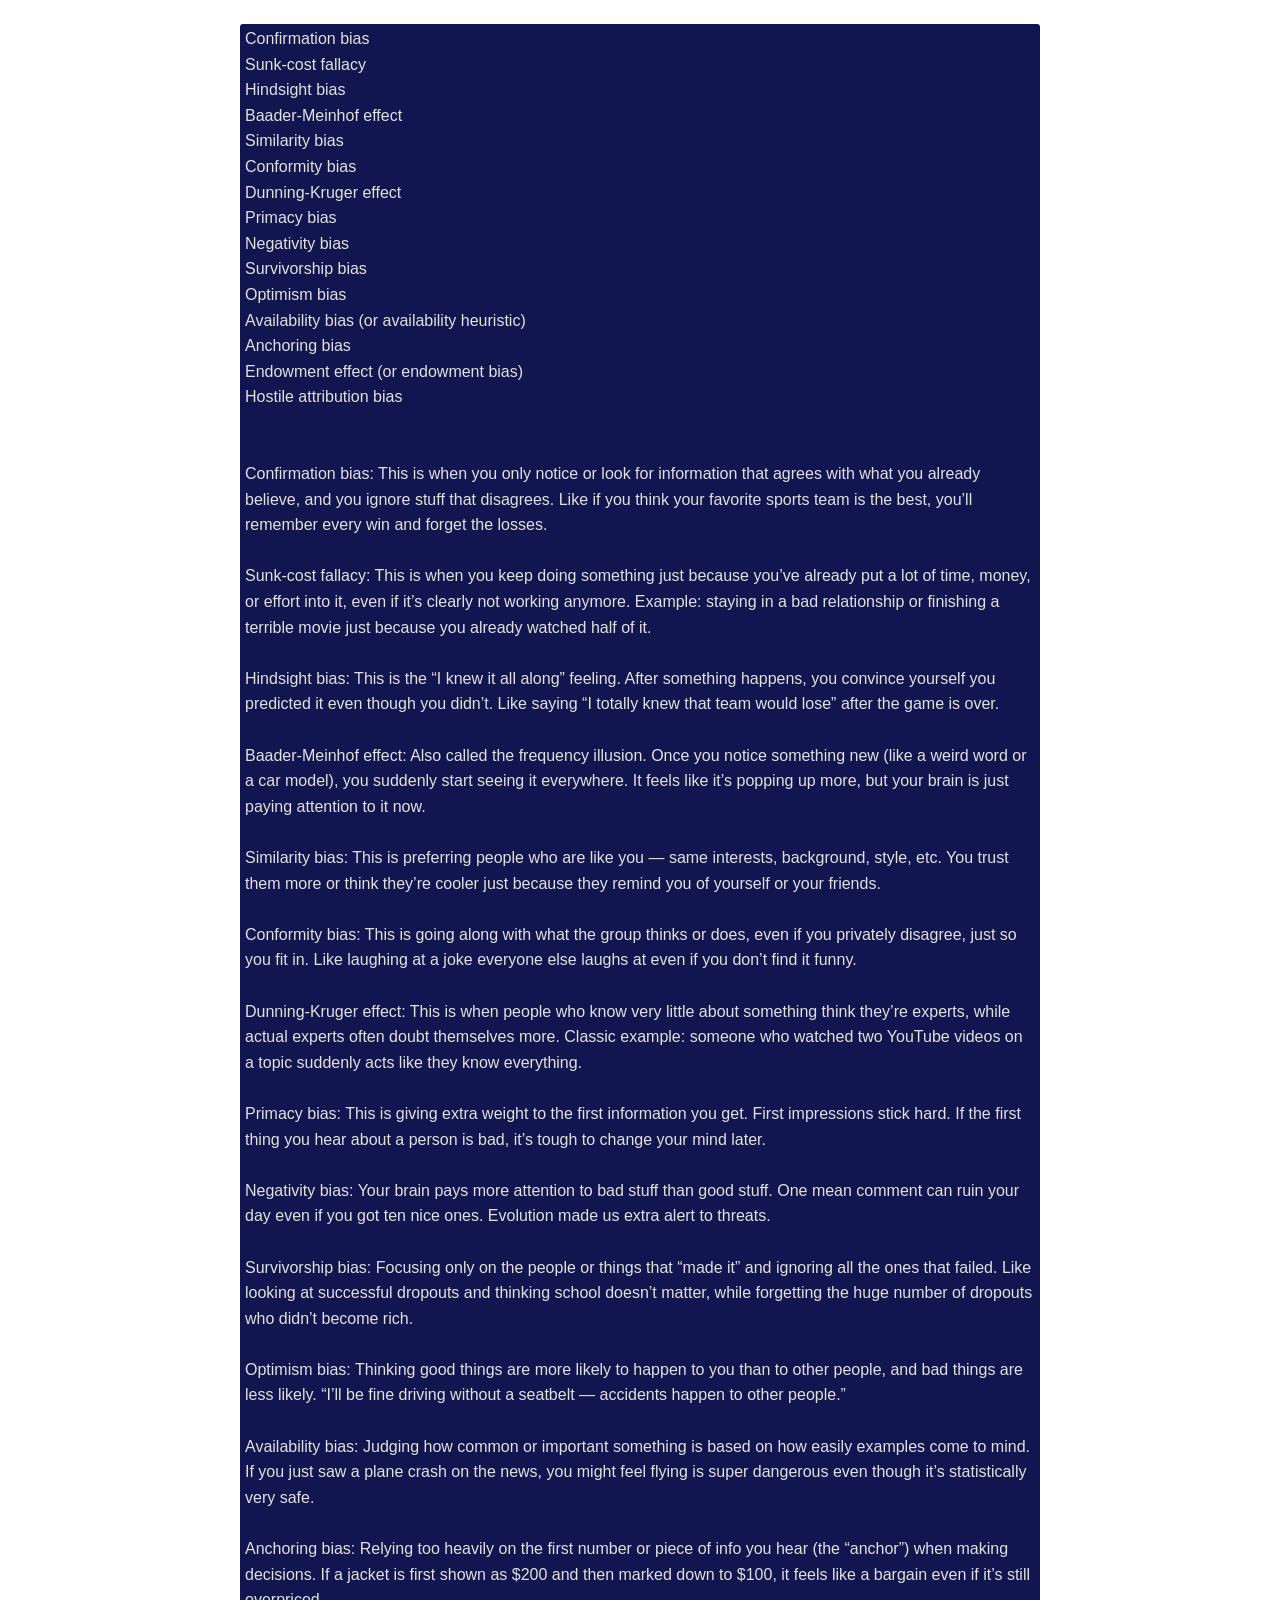
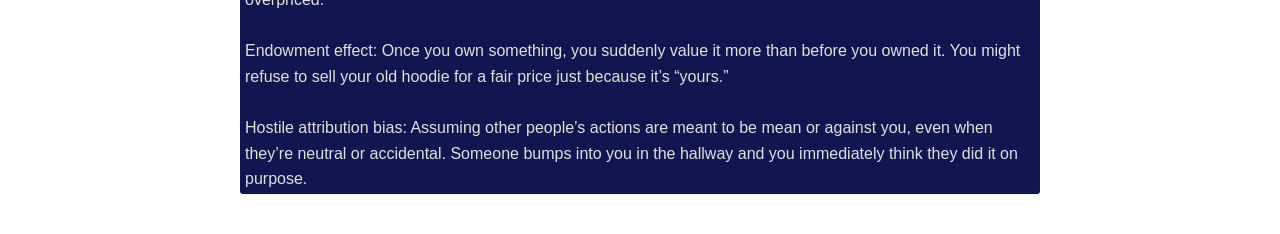
<file: popular_bias.html>
<!DOCTYPE html>
<html lang="en">
<head>
    <title>Popular Bias</title>
    <meta name="robots" content="noindex, nofollow, nosnippet">
    <meta charset="UTF-8">
    <meta name="viewport" content="width=device-width, initial-scale=1.0">

    <style>
        * {
            font-family: 'Roboto', sans-serif;
            box-sizing: border-box;
        }

        html {
            scroll-behavior: smooth;
            scroll-padding-top: 1rem;
        }

        body {
            margin: 0;
        }

        main {
            width: min(100% - 2rem, 50rem);
            margin-inline: auto;
            padding-block: 1.5rem;
            line-height: 1.6;
        }

        img,
        video {
            display: block;
            margin: 0 auto;
            padding: 0;
            max-width: 100%;
            height: auto;
        }

        pre {
            border-radius: 3px;
            overflow: auto;
            background-color: #121650;
            color: #E1E1DC;
            padding: 2px 5px;
            font-size: 1em;
            white-space: pre-wrap;
            overflow-wrap: anywhere;
            margin: 0 0 1rem;
            word-break: break-word;
        }

        .section-title {
            display: block;
            border-radius: 3px;
            background-color: gray;
            color: #ffffff;
            padding: 2px 2px;
            margin-bottom: -20px;
        }

        .hl {
            color: #01FF70;
        }

        .ll {
            color: #ff6f2f;
        }

        hr {
            color: silver;
            padding: 1px;
            margin-top: 10px;
            margin-bottom: 10px;
            box-shadow: 3px 3px 3px 1px rgba(0, 0, 0, 0.34);
            filter: blur(1px);
        }
        p { border-radius:3px;background-color:gray ;color:#ffffff;padding:2px 5px 2px 5px;margin-bottom:-20px;}
      
	.label {
		border-radius: 3px;
		font-size: 1.1em;
		padding: 2px 2px;
		background-color: gray;
	}
        code {
            margin-top: 3px;
            padding: 3px;
            background: #1A3089;
            border: 1px solid #ddd;
            font-size: 0.8em;
            overflow: auto;
            display: inline-block;
            letter-spacing: 2px;
            text-align: left;
        }

        a {
            color: inherit;
            text-decoration: underline;
        }

        .term {
            color: #01FF70;
            font-weight: bold;
        }

        .back {
            display: inline-block;
            margin: 0.5rem 0;
            padding: 3px 8px;
            background: #1A3089;
            border: 1px solid #ddd;
            border-radius: 3px;
            color: #fff;
            text-decoration: none;
            cursor: pointer;
        }

        .back:hover,
        .back:focus {
            background: #263ea5;
        }

        .definition {
            scroll-margin-top: 1rem;
        }
    </style>
</head>

<body>

<main>
<pre>
Confirmation bias
Sunk-cost fallacy
Hindsight bias
Baader-Meinhof effect
Similarity bias
Conformity bias
Dunning-Kruger effect
Primacy bias
Negativity bias
Survivorship bias
Optimism bias
Availability bias (or availability heuristic)
Anchoring bias
Endowment effect (or endowment bias)
Hostile attribution bias


Confirmation bias: This is when you only notice or look for information that agrees with what you already believe, and you ignore stuff that disagrees. Like if you think your favorite sports team is the best, you’ll remember every win and forget the losses.

Sunk-cost fallacy: This is when you keep doing something just because you’ve already put a lot of time, money, or effort into it, even if it’s clearly not working anymore. Example: staying in a bad relationship or finishing a terrible movie just because you already watched half of it.

Hindsight bias: This is the “I knew it all along” feeling. After something happens, you convince yourself you predicted it even though you didn’t. Like saying “I totally knew that team would lose” after the game is over.

Baader-Meinhof effect: Also called the frequency illusion. Once you notice something new (like a weird word or a car model), you suddenly start seeing it everywhere. It feels like it’s popping up more, but your brain is just paying attention to it now.

Similarity bias: This is preferring people who are like you — same interests, background, style, etc. You trust them more or think they’re cooler just because they remind you of yourself or your friends.

Conformity bias: This is going along with what the group thinks or does, even if you privately disagree, just so you fit in. Like laughing at a joke everyone else laughs at even if you don’t find it funny.

Dunning-Kruger effect: This is when people who know very little about something think they’re experts, while actual experts often doubt themselves more. Classic example: someone who watched two YouTube videos on a topic suddenly acts like they know everything.

Primacy bias: This is giving extra weight to the first information you get. First impressions stick hard. If the first thing you hear about a person is bad, it’s tough to change your mind later.

Negativity bias: Your brain pays more attention to bad stuff than good stuff. One mean comment can ruin your day even if you got ten nice ones. Evolution made us extra alert to threats.

Survivorship bias: Focusing only on the people or things that “made it” and ignoring all the ones that failed. Like looking at successful dropouts and thinking school doesn’t matter, while forgetting the huge number of dropouts who didn’t become rich.

Optimism bias: Thinking good things are more likely to happen to you than to other people, and bad things are less likely. “I’ll be fine driving without a seatbelt — accidents happen to other people.”

Availability bias: Judging how common or important something is based on how easily examples come to mind. If you just saw a plane crash on the news, you might feel flying is super dangerous even though it’s statistically very safe.

Anchoring bias: Relying too heavily on the first number or piece of info you hear (the “anchor”) when making decisions. If a jacket is first shown as $200 and then marked down to $100, it feels like a bargain even if it’s still overpriced.

Endowment effect: Once you own something, you suddenly value it more than before you owned it. You might refuse to sell your old hoodie for a fair price just because it’s “yours.”

Hostile attribution bias: Assuming other people’s actions are meant to be mean or against you, even when they’re neutral or accidental. Someone bumps into you in the hallway and you immediately think they did it on purpose.
</pre>
</main>
</body>
</html>
</file>
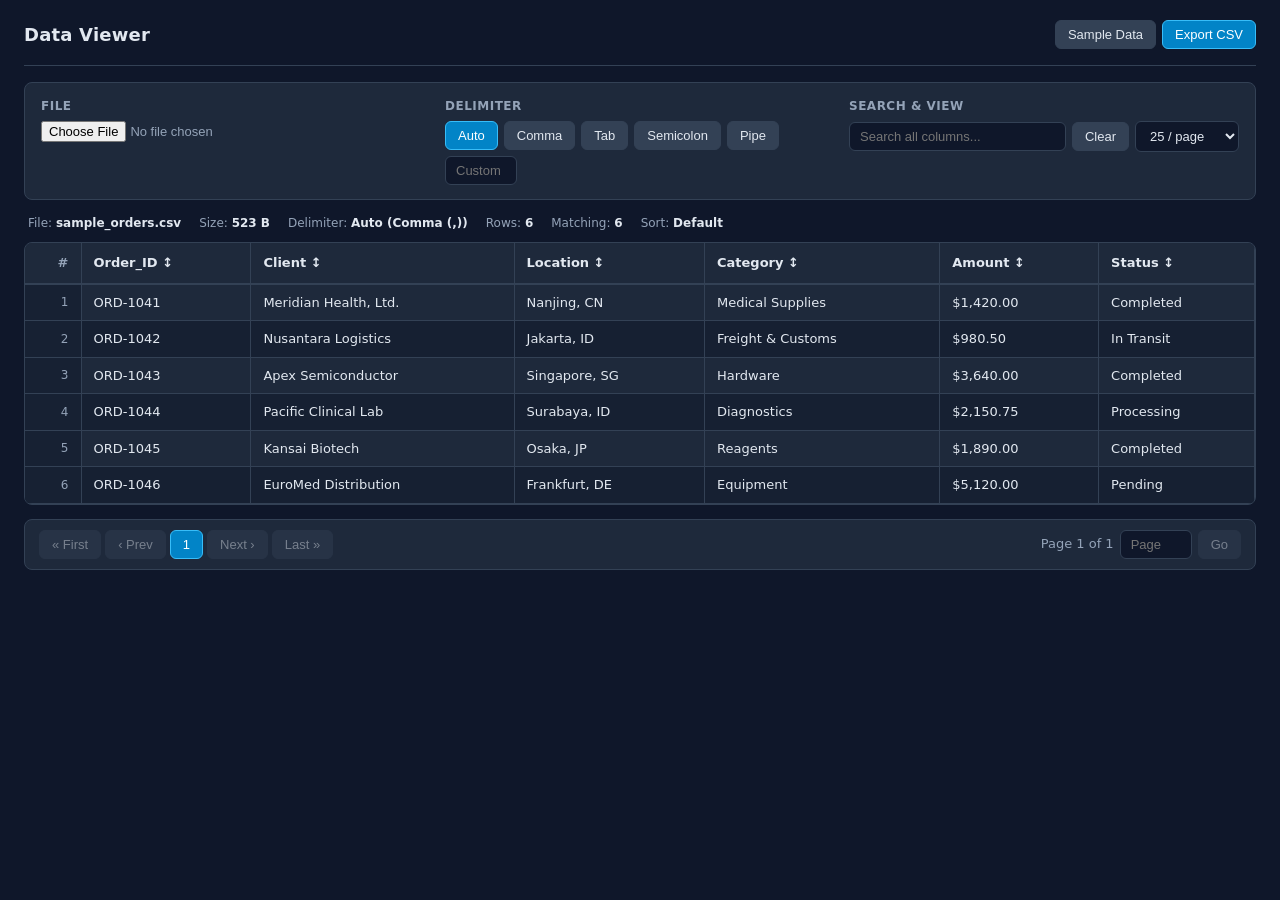
<file: quick_data_view.html>
<!DOCTYPE html>
<html lang="en">
<head>
  <meta charset="UTF-8">
  <meta name="viewport" content="width=device-width, initial-scale=1.0">
  <meta http-equiv="Content-Security-Policy" content="default-src 'none'; style-src 'unsafe-inline'; script-src 'unsafe-inline'; blob:;">
  <title>Data Viewer</title>
  <style>
    :root {
      --bg-base: #0f172a;
      --bg-panel: #1e293b;
      --bg-elevated: #334155;
      --bg-row-even: #162032;
      --bg-row-hover: #26354d;
      --text-main: #e2e8f0;
      --text-muted: #94a3b8;
      --border: #334155;
      --accent: #38bdf8;
      --accent-hover: #0284c7;
      --warn-bg: #451a03;
      --warn-border: #d97706;
      --warn-text: #fde68a;
      --danger-bg: #450a0a;
      --danger-border: #dc2626;
      --danger-text: #fecaca;
    }

    * { box-sizing: border-box; }

    body {
      margin: 0;
      padding: 20px 24px;
      font-family: system-ui, -apple-system, BlinkMacSystemFont, "Segoe UI", Roboto, sans-serif;
      background-color: var(--bg-base);
      color: var(--text-main);
      font-size: 14px;
      line-height: 1.5;
    }

    .app-header {
      display: flex;
      flex-wrap: wrap;
      justify-content: space-between;
      align-items: center;
      gap: 12px;
      padding-bottom: 16px;
      border-bottom: 1px solid var(--border);
      margin-bottom: 16px;
    }

    .app-title {
      font-size: 18px;
      font-weight: 600;
      letter-spacing: 0.2px;
    }

    .toolbar {
      display: grid;
      grid-template-columns: repeat(auto-fit, minmax(260px, 1fr));
      gap: 14px;
      background: var(--bg-panel);
      border: 1px solid var(--border);
      border-radius: 8px;
      padding: 14px 16px;
      margin-bottom: 14px;
    }

    .control-group {
      display: flex;
      flex-direction: column;
      gap: 6px;
    }

    .control-label {
      font-size: 12px;
      font-weight: 600;
      color: var(--text-muted);
      text-transform: uppercase;
      letter-spacing: 0.5px;
    }

    .control-row {
      display: flex;
      flex-wrap: wrap;
      gap: 6px;
      align-items: center;
    }

    input[type="text"],
    input[type="number"],
    select {
      background: var(--bg-base);
      color: var(--text-main);
      border: 1px solid var(--border);
      border-radius: 6px;
      padding: 6px 10px;
      font-size: 13px;
      outline: none;
    }

    input[type="text"]:focus,
    input[type="number"]:focus,
    select:focus {
      border-color: var(--accent);
    }

    input[type="file"] {
      font-size: 13px;
      color: var(--text-muted);
      max-width: 100%;
    }

    button {
      background: var(--bg-elevated);
      color: var(--text-main);
      border: 1px solid var(--border);
      border-radius: 6px;
      padding: 6px 12px;
      font-size: 13px;
      font-weight: 500;
      cursor: pointer;
      transition: background 0.15s, border-color 0.15s;
    }

    button:hover:not(:disabled) {
      background: #475569;
      border-color: #64748b;
    }

    button:disabled {
      opacity: 0.45;
      cursor: not-allowed;
    }

    button.active-preset {
      background: var(--accent-hover);
      border-color: var(--accent);
      color: #ffffff;
    }

    button.btn-primary {
      background: var(--accent-hover);
      border-color: var(--accent);
      color: #ffffff;
    }

    button.btn-danger {
      background: #991b1b;
      border-color: #ef4444;
      color: #ffffff;
    }

    .notice-banner {
      display: none;
      padding: 14px 16px;
      border-radius: 8px;
      margin-bottom: 14px;
      border: 1px solid transparent;
    }

    .notice-banner.warn {
      display: block;
      background: var(--warn-bg);
      border-color: var(--warn-border);
      color: var(--warn-text);
    }

    .notice-banner.danger {
      display: block;
      background: var(--danger-bg);
      border-color: var(--danger-border);
      color: var(--danger-text);
    }

    .banner-title {
      font-weight: 600;
      font-size: 14px;
      margin-bottom: 4px;
    }

    .banner-actions {
      display: flex;
      flex-wrap: wrap;
      gap: 8px;
      margin-top: 10px;
    }

    .status-bar {
      display: flex;
      flex-wrap: wrap;
      justify-content: space-between;
      align-items: center;
      gap: 12px;
      font-size: 12px;
      color: var(--text-muted);
      margin-bottom: 10px;
      padding: 0 4px;
    }

    .status-metrics {
      display: flex;
      flex-wrap: wrap;
      gap: 18px;
    }

    .metric-val {
      color: var(--text-main);
      font-weight: 600;
    }

    .table-container {
      width: 100%;
      overflow-x: auto;
      background: var(--bg-panel);
      border: 1px solid var(--border);
      border-radius: 8px;
      max-height: 68vh;
      overflow-y: auto;
    }

    table {
      width: 100%;
      border-collapse: collapse;
      font-size: 13px;
      table-layout: auto;
    }

    thead th {
      position: sticky;
      top: 0;
      background: #1e293b;
      color: var(--text-main);
      border-bottom: 2px solid var(--border);
      border-right: 1px solid var(--border);
      padding: 10px 12px;
      text-align: left;
      font-weight: 600;
      user-select: none;
      cursor: pointer;
      white-space: nowrap;
      z-index: 2;
    }

    thead th:hover {
      background: var(--bg-elevated);
    }

    thead th.row-num-header {
      width: 56px;
      text-align: right;
      color: var(--text-muted);
      cursor: default;
    }

    tbody td {
      border-bottom: 1px solid var(--border);
      border-right: 1px solid var(--border);
      padding: 8px 12px;
      max-width: 380px;
      overflow: hidden;
      text-overflow: ellipsis;
      white-space: nowrap;
    }

    tbody td.row-num-cell {
      text-align: right;
      color: var(--text-muted);
      font-variant-numeric: tabular-nums;
      font-size: 12px;
      background: #172133;
    }

    tbody tr:nth-child(even) {
      background: var(--bg-row-even);
    }

    tbody tr:hover {
      background: var(--bg-row-hover);
    }

    mark {
      background: #eab308;
      color: #0f172a;
      padding: 0 2px;
      border-radius: 2px;
      font-weight: 600;
    }

    .empty-state {
      padding: 48px 20px;
      text-align: center;
      color: var(--text-muted);
    }

    .pagination-bar {
      display: flex;
      flex-wrap: wrap;
      justify-content: space-between;
      align-items: center;
      gap: 12px;
      margin-top: 14px;
      padding: 10px 14px;
      background: var(--bg-panel);
      border: 1px solid var(--border);
      border-radius: 8px;
    }

    .page-buttons {
      display: flex;
      flex-wrap: wrap;
      gap: 4px;
      align-items: center;
    }
  </style>
</head>
<body>

  <header class="app-header">
    <div class="app-title">Data Viewer</div>
    <div class="control-row">
      <button id="loadSampleBtn" type="button">Sample Data</button>
      <button id="exportBtn" type="button" class="btn-primary" disabled>Export CSV</button>
    </div>
  </header>

  <section class="toolbar">
    <div class="control-group">
      <span class="control-label">File</span>
      <div class="control-row">
        <input type="file" id="fileInput" accept=".csv,.tsv,.txt,.log,.dat">
      </div>
    </div>

    <div class="control-group">
      <span class="control-label">Delimiter</span>
      <div class="control-row">
        <button type="button" id="autoDetectBtn" class="active-preset">Auto</button>
        <button type="button" class="delim-preset" data-delim=",">Comma</button>
        <button type="button" class="delim-preset" data-delim="&#9;">Tab</button>
        <button type="button" class="delim-preset" data-delim=";">Semicolon</button>
        <button type="button" class="delim-preset" data-delim="|">Pipe</button>
        <input type="text" id="customDelimInput" placeholder="Custom" maxlength="10" style="width: 72px;" title="Custom delimiter">
      </div>
    </div>

    <div class="control-group">
      <span class="control-label">Search &amp; View</span>
      <div class="control-row">
        <input type="text" id="searchInput" placeholder="Search all columns..." style="flex: 1; min-width: 160px;">
        <button type="button" id="clearSearchBtn">Clear</button>
        <select id="pageSizeSelect" title="Rows per page">
          <option value="10">10 / page</option>
          <option value="25" selected>25 / page</option>
          <option value="50">50 / page</option>
          <option value="100">100 / page</option>
          <option value="250">250 / page</option>
        </select>
      </div>
    </div>
  </section>

  <div id="noticeBanner" class="notice-banner" role="alert">
    <div id="bannerTitle" class="banner-title"></div>
    <div id="bannerDesc"></div>
    <div id="bannerActions" class="banner-actions"></div>
  </div>

  <div class="status-bar">
    <div class="status-metrics">
      <span>File: <span id="metaFileName" class="metric-val">None</span></span>
      <span>Size: <span id="metaFileSize" class="metric-val">0 B</span></span>
      <span>Delimiter: <span id="metaDelimiter" class="metric-val">Auto</span></span>
      <span>Rows: <span id="metaTotalRows" class="metric-val">0</span></span>
      <span>Matching: <span id="metaFilteredRows" class="metric-val">0</span></span>
      <span>Sort: <span id="metaSortState" class="metric-val">Default</span></span>
    </div>
  </div>

  <div class="table-container">
    <table id="dataTable">
      <thead id="tableHead"></thead>
      <tbody id="tableBody">
        <tr>
          <td class="empty-state">Choose a file above to view its contents.</td>
        </tr>
      </tbody>
    </table>
  </div>

  <div class="pagination-bar">
    <div class="page-buttons">
      <button type="button" id="firstPageBtn" disabled>&laquo; First</button>
      <button type="button" id="prevPageBtn" disabled>&lsaquo; Prev</button>
      <span id="pageButtonsContainer" class="page-buttons"></span>
      <button type="button" id="nextPageBtn" disabled>Next &rsaquo;</button>
      <button type="button" id="lastPageBtn" disabled>Last &raquo;</button>
    </div>
    <div class="control-row">
      <span id="pageSummaryText" style="color: var(--text-muted); font-size: 13px;">Page 0 of 0</span>
      <input type="number" id="jumpPageInput" min="1" placeholder="Page" style="width: 72px;" disabled>
      <button type="button" id="jumpPageBtn" disabled>Go</button>
    </div>
  </div>

  <script>
    "use strict";

    // Safety limits
    const WARN_FILE_BYTES  = 10 * 1024 * 1024; // 10 MB
    const STOP_FILE_BYTES  = 50 * 1024 * 1024; // 50 MB
    const SAFE_SLICE_BYTES = 5 * 1024 * 1024;  // 5 MB preview slice
    const MAX_ROW_COUNT    = 200000;
    const MAX_COL_COUNT    = 500;
    const MAX_CELL_CHARS   = 32768;
    const MAX_SEARCH_CHARS = 256;

    // State variables
    let activeDelimiter = ",";
    let isAutoDelimiter = true;
    let rawFileText     = "";
    let headers         = [];
    let allRows         = [];
    let viewRows        = [];
    let currentPage     = 1;
    let sortColIndex    = -1;
    let sortDirection   = "none";

    // DOM elements
    const fileInput            = document.getElementById("fileInput");
    const autoDetectBtn        = document.getElementById("autoDetectBtn");
    const customDelimInput     = document.getElementById("customDelimInput");
    const presetButtons        = document.querySelectorAll(".delim-preset");
    const searchInput          = document.getElementById("searchInput");
    const clearSearchBtn       = document.getElementById("clearSearchBtn");
    const pageSizeSelect       = document.getElementById("pageSizeSelect");
    const loadSampleBtn        = document.getElementById("loadSampleBtn");
    const exportBtn            = document.getElementById("exportBtn");

    const noticeBanner         = document.getElementById("noticeBanner");
    const bannerTitle          = document.getElementById("bannerTitle");
    const bannerDesc           = document.getElementById("bannerDesc");
    const bannerActions        = document.getElementById("bannerActions");

    const metaFileName         = document.getElementById("metaFileName");
    const metaFileSize         = document.getElementById("metaFileSize");
    const metaDelimiter        = document.getElementById("metaDelimiter");
    const metaTotalRows        = document.getElementById("metaTotalRows");
    const metaFilteredRows     = document.getElementById("metaFilteredRows");
    const metaSortState        = document.getElementById("metaSortState");

    const tableHead            = document.getElementById("tableHead");
    const tableBody            = document.getElementById("tableBody");
    const firstPageBtn         = document.getElementById("firstPageBtn");
    const prevPageBtn          = document.getElementById("prevPageBtn");
    const nextPageBtn          = document.getElementById("nextPageBtn");
    const lastPageBtn          = document.getElementById("lastPageBtn");
    const pageButtonsContainer = document.getElementById("pageButtonsContainer");
    const pageSummaryText      = document.getElementById("pageSummaryText");
    const jumpPageInput        = document.getElementById("jumpPageInput");
    const jumpPageBtn          = document.getElementById("jumpPageBtn");

    function describeDelimiter(delim, isAuto) {
      const names = {
        ",": "Comma (,)",
        "\t": "Tab",
        ";": "Semicolon (;)",
        "|": "Pipe (|)",
        ":": "Colon (:)"
      };
      const label = names[delim] || `"${delim}"`;
      return isAuto ? `Auto (${label})` : label;
    }

    function updateDelimiterUI() {
      autoDetectBtn.classList.toggle("active-preset", isAutoDelimiter);
      presetButtons.forEach(btn => {
        const match = !isAutoDelimiter && btn.getAttribute("data-delim") === activeDelimiter;
        btn.classList.toggle("active-preset", match);
      });
      metaDelimiter.textContent = describeDelimiter(activeDelimiter, isAutoDelimiter);
    }

    function setManualDelimiter(rawInput) {
      isAutoDelimiter = false;
      if (typeof rawInput !== "string" || rawInput.length === 0) {
        activeDelimiter = ",";
      } else {
        const unescaped = rawInput === "\\t" ? "\t" : rawInput;
        activeDelimiter = unescaped.slice(0, 10);
      }
      updateDelimiterUI();
    }

    // Quote-aware delimiter auto-detection
    function detectDelimiterFromSample(text) {
      if (!text) return ",";
      const sample = text.slice(0, 16384);
      const lines = [];
      let currentLine = "";
      let inQuotes = false;

      for (let i = 0; i < sample.length && lines.length < 20; i++) {
        const ch = sample[i];
        if (ch === '"') {
          inQuotes = !inQuotes;
          currentLine += ch;
        } else if ((ch === "\n" || ch === "\r") && !inQuotes) {
          if (currentLine.trim().length > 0) {
            lines.push(currentLine);
          }
          currentLine = "";
          if (ch === "\r" && i + 1 < sample.length && sample[i + 1] === "\n") {
            i++;
          }
        } else {
          currentLine += ch;
        }
      }
      if (currentLine.trim().length > 0 && lines.length < 20) {
        lines.push(currentLine);
      }

      if (lines.length === 0) return ",";

      const candidates = [",", "\t", ";", "|", ":"];
      let bestDelim = ",";
      let bestScore = -1;

      candidates.forEach(cand => {
        const counts = lines.map(line => {
          let count = 0;
          let quoted = false;
          for (let i = 0; i < line.length; i++) {
            if (line[i] === '"') quoted = !quoted;
            else if (!quoted && line[i] === cand) count++;
          }
          return count;
        });

        const firstCount = counts[0];
        if (firstCount > 0) {
          const consistent = counts.every(c => c === firstCount);
          const avg = counts.reduce((a, b) => a + b, 0) / counts.length;
          const score = consistent ? firstCount * 15 : avg;
          if (score > bestScore) {
            bestScore = score;
            bestDelim = cand;
          }
        }
      });

      return bestDelim;
    }

    autoDetectBtn.addEventListener("click", () => {
      isAutoDelimiter = true;
      customDelimInput.value = "";
      if (rawFileText) {
        activeDelimiter = detectDelimiterFromSample(rawFileText);
        updateDelimiterUI();
        currentPage = 1;
        parseAndProcessText();
      } else {
        updateDelimiterUI();
      }
    });

    presetButtons.forEach(btn => {
      btn.addEventListener("click", () => {
        customDelimInput.value = "";
        setManualDelimiter(btn.getAttribute("data-delim"));
        if (rawFileText) {
          currentPage = 1;
          parseAndProcessText();
        }
      });
    });

    customDelimInput.addEventListener("input", () => {
      if (customDelimInput.value.length === 0) return;
      setManualDelimiter(customDelimInput.value);
      if (rawFileText) {
        currentPage = 1;
        parseAndProcessText();
      }
    });

    customDelimInput.addEventListener("blur", () => {
      if (customDelimInput.value.length === 0 && !isAutoDelimiter) {
        updateDelimiterUI();
      }
    });

    function formatBytes(bytes) {
      if (bytes < 1024) return bytes + " B";
      if (bytes < 1024 * 1024) return (bytes / 1024).toFixed(1) + " KB";
      return (bytes / (1024 * 1024)).toFixed(2) + " MB";
    }

    function hideBanner() {
      noticeBanner.className = "notice-banner";
      bannerTitle.textContent = "";
      bannerDesc.textContent = "";
      bannerActions.textContent = "";
    }

    function showBanner(level, titleText, descText, actionButtons) {
      noticeBanner.className = `notice-banner ${level}`;
      bannerTitle.textContent = titleText;
      bannerDesc.textContent = descText;
      bannerActions.textContent = "";
      actionButtons.forEach(cfg => {
        const btn = document.createElement("button");
        btn.type = "button";
        btn.textContent = cfg.label;
        if (cfg.className) btn.className = cfg.className;
        btn.addEventListener("click", cfg.onClick);
        bannerActions.appendChild(btn);
      });
    }

    fileInput.addEventListener("change", (e) => {
      const file = e.target.files && e.target.files[0];
      if (!file) return;
      hideBanner();

      const size = file.size;

      // Over 50 MB: Stop full load, offer preview or cancel
      if (size > STOP_FILE_BYTES) {
        showBanner(
          "danger",
          `File Too Large (${formatBytes(size)})`,
          `This file exceeds the 50 MB limit for full in-browser loading. You can stop the process or preview the first 5 MB safely.`,
          [
            {
              label: "Cancel",
              className: "btn-danger",
              onClick: () => {
                fileInput.value = "";
                hideBanner();
              }
            },
            {
              label: "Preview First 5 MB",
              className: "btn-primary",
              onClick: () => loadSafeFileSlice(file, SAFE_SLICE_BYTES)
            }
          ]
        );
        return;
      }

      // 10 MB to 50 MB: Warn and ask user before loading
      if (size > WARN_FILE_BYTES) {
        showBanner(
          "warn",
          `Large File Selected (${formatBytes(size)})`,
          `Opening this entire file may slow down your browser. Would you like to preview the first 5 MB or load the complete file?`,
          [
            {
              label: "Cancel",
              onClick: () => {
                fileInput.value = "";
                hideBanner();
              }
            },
            {
              label: "Preview First 5 MB",
              className: "btn-primary",
              onClick: () => loadSafeFileSlice(file, SAFE_SLICE_BYTES)
            },
            {
              label: "Load Complete File",
              onClick: () => loadFullFile(file)
            }
          ]
        );
        return;
      }

      loadFullFile(file);
    });

    async function loadFullFile(file) {
      try {
        hideBanner();
        metaFileName.textContent = file.name;
        metaFileSize.textContent = formatBytes(file.size);
        rawFileText = await file.text();
        if (isAutoDelimiter) {
          activeDelimiter = detectDelimiterFromSample(rawFileText);
        }
        updateDelimiterUI();
        currentPage = 1;
        sortColIndex = -1;
        sortDirection = "none";
        parseAndProcessText();
      } catch (err) {
        showBanner("danger", "Unable to Read File", String(err.message || err), []);
      }
    }

    async function loadSafeFileSlice(file, sliceBytes) {
      try {
        const blobSlice = file.slice(0, sliceBytes);
        let sliceText = await blobSlice.text();

        const lastNewline = sliceText.lastIndexOf("\n");
        if (lastNewline > 0) {
          sliceText = sliceText.slice(0, lastNewline);
        }

        metaFileName.textContent = `${file.name} (Preview)`;
        metaFileSize.textContent = `${formatBytes(sliceText.length)} of ${formatBytes(file.size)}`;
        rawFileText = sliceText;
        if (isAutoDelimiter) {
          activeDelimiter = detectDelimiterFromSample(rawFileText);
        }
        updateDelimiterUI();
        currentPage = 1;
        sortColIndex = -1;
        sortDirection = "none";
        parseAndProcessText();

        showBanner(
          "warn",
          "Preview Mode Active",
          `Showing the first ${formatBytes(sliceBytes)} of ${file.name}.`,
          [{ label: "Dismiss", onClick: hideBanner }]
        );
      } catch (err) {
        showBanner("danger", "Unable to Read File", String(err.message || err), []);
      }
    }

    function parseDelimitedSafe(text, delimiter) {
      const safeDelim = (typeof delimiter === "string" && delimiter.length > 0) ? delimiter : ",";
      const delimLen = safeDelim.length;

      const rows = [];
      let currentRow = [];
      let currentCell = "";
      let inQuotes = false;
      let i = 0;
      const len = text.length;

      let truncatedByRowCap = false;
      let truncatedByColCap = false;
      let truncatedByCellCap = false;

      while (i < len) {
        const ch = text[i];

        if (inQuotes) {
          if (ch === '"') {
            if (i + 1 < len && text[i + 1] === '"') {
              if (currentCell.length < MAX_CELL_CHARS) {
                currentCell += '"';
              } else {
                truncatedByCellCap = true;
              }
              i += 2;
              continue;
            } else {
              inQuotes = false;
              i++;
              continue;
            }
          } else {
            if (currentCell.length < MAX_CELL_CHARS) {
              currentCell += ch;
            } else {
              truncatedByCellCap = true;
            }
            i++;
            continue;
          }
        }

        if (ch === '"' && currentCell.length === 0) {
          inQuotes = true;
          i++;
          continue;
        }

        if (text.startsWith(safeDelim, i)) {
          if (currentRow.length < MAX_COL_COUNT) {
            currentRow.push(currentCell);
          } else {
            truncatedByColCap = true;
          }
          currentCell = "";
          i += delimLen;
          continue;
        }

        if (ch === "\r" || ch === "\n") {
          if (ch === "\r" && i + 1 < len && text[i + 1] === "\n") {
            i++;
          }
          if (currentRow.length < MAX_COL_COUNT) {
            currentRow.push(currentCell);
          }
          if (currentRow.length > 1 || (currentRow.length === 1 && currentRow[0] !== "")) {
            rows.push(currentRow);
          }
          if (rows.length >= MAX_ROW_COUNT + 1) {
            truncatedByRowCap = true;
            break;
          }
          currentRow = [];
          currentCell = "";
          i++;
          continue;
        }

        if (currentCell.length < MAX_CELL_CHARS) {
          currentCell += ch;
        } else {
          truncatedByCellCap = true;
        }
        i++;
      }

      if (!truncatedByRowCap && (currentCell.length > 0 || currentRow.length > 0)) {
        if (currentRow.length < MAX_COL_COUNT) {
          currentRow.push(currentCell);
        }
        rows.push(currentRow);
      }

      return { rows, truncatedByRowCap, truncatedByColCap, truncatedByCellCap };
    }

    function parseAndProcessText() {
      const result = parseDelimitedSafe(rawFileText, activeDelimiter);
      const parsed = result.rows;

      if (parsed.length === 0) {
        headers = [];
        allRows = [];
        viewRows = [];
        exportBtn.disabled = true;
        renderAll();
        return;
      }

      headers = parsed[0].map((h, idx) => {
        const clean = h.trim();
        return clean.length > 0 ? clean : `Column ${idx + 1}`;
      });

      const bodySlice = parsed.slice(1);
      allRows = bodySlice.map((cells, idx) => ({
        __index: idx + 1,
        cells: cells
      }));

      exportBtn.disabled = allRows.length === 0;

      if (result.truncatedByRowCap || result.truncatedByColCap || result.truncatedByCellCap) {
        const notices = [];
        if (result.truncatedByRowCap) notices.push(`Displayed rows capped at ${MAX_ROW_COUNT.toLocaleString()}`);
        if (result.truncatedByColCap) notices.push(`Displayed columns capped at ${MAX_COL_COUNT}`);
        if (result.truncatedByCellCap) notices.push(`Long cells trimmed at ${MAX_CELL_CHARS.toLocaleString()} characters`);
        showBanner(
          "warn",
          "Display Limit Reached",
          notices.join(" • "),
          [{ label: "Dismiss", onClick: hideBanner }]
        );
      }

      applyFilterAndSort();
    }

    function applyFilterAndSort() {
      const rawQuery = searchInput.value.slice(0, MAX_SEARCH_CHARS).trim().toLowerCase();

      if (rawQuery.length === 0) {
        viewRows = allRows.slice();
      } else {
        viewRows = allRows.filter(rowObj => {
          for (let c = 0; c < headers.length; c++) {
            const val = rowObj.cells[c];
            if (val && val.toLowerCase().indexOf(rawQuery) !== -1) {
              return true;
            }
          }
          return false;
        });
      }

      if (sortColIndex >= 0 && sortDirection !== "none") {
        const dirMultiplier = sortDirection === "asc" ? 1 : -1;
        const collator = new Intl.Collator(undefined, { numeric: true, sensitivity: "base" });

        viewRows.sort((a, b) => {
          const rawA = (a.cells[sortColIndex] ?? "").trim();
          const rawB = (b.cells[sortColIndex] ?? "").trim();

          if (rawA === "" && rawB === "") return a.__index - b.__index;
          if (rawA === "") return 1;
          if (rawB === "") return -1;

          const numA = Number(rawA.replace(/[$,%\s]/g, ""));
          const numB = Number(rawB.replace(/[$,%\s]/g, ""));
          if (!Number.isNaN(numA) && !Number.isNaN(numB) && rawA !== "" && rawB !== "") {
            if (numA !== numB) return (numA - numB) * dirMultiplier;
          }

          return collator.compare(rawA, rawB) * dirMultiplier;
        });

        const colName = headers[sortColIndex] || `Column ${sortColIndex + 1}`;
        metaSortState.textContent = `${colName} (${sortDirection === "asc" ? "A–Z" : "Z–A"})`;
      } else {
        metaSortState.textContent = "Default";
      }

      metaTotalRows.textContent = allRows.length.toLocaleString();
      metaFilteredRows.textContent = viewRows.length.toLocaleString();

      renderAll();
    }

    searchInput.addEventListener("input", () => {
      currentPage = 1;
      applyFilterAndSort();
    });

    clearSearchBtn.addEventListener("click", () => {
      searchInput.value = "";
      currentPage = 1;
      applyFilterAndSort();
    });

    pageSizeSelect.addEventListener("change", () => {
      currentPage = 1;
      renderAll();
    });

    function renderSafeHighlightedCell(td, cellText, queryLower) {
      const text = String(cellText ?? "");
      if (!queryLower || queryLower.length === 0) {
        td.textContent = text;
        return;
      }

      const lowerText = text.toLowerCase();
      const qLen = queryLower.length;
      let cursor = 0;
      let matchIdx = lowerText.indexOf(queryLower, cursor);

      if (matchIdx === -1) {
        td.textContent = text;
        return;
      }

      while (matchIdx !== -1) {
        if (matchIdx > cursor) {
          td.appendChild(document.createTextNode(text.slice(cursor, matchIdx)));
        }
        const markNode = document.createElement("mark");
        markNode.textContent = text.slice(matchIdx, matchIdx + qLen);
        td.appendChild(markNode);

        cursor = matchIdx + qLen;
        matchIdx = lowerText.indexOf(queryLower, cursor);
      }

      if (cursor < text.length) {
        td.appendChild(document.createTextNode(text.slice(cursor)));
      }
    }

    function renderAll() {
      tableHead.textContent = "";
      tableBody.textContent = "";

      if (headers.length === 0) {
        const tr = document.createElement("tr");
        const td = document.createElement("td");
        td.className = "empty-state";
        td.textContent = "Choose a file above to view its contents.";
        tr.appendChild(td);
        tableBody.appendChild(tr);
        updatePaginationControls(0, 1);
        return;
      }

      const headTr = document.createElement("tr");
      const numTh = document.createElement("th");
      numTh.className = "row-num-header";
      numTh.textContent = "#";
      headTr.appendChild(numTh);

      headers.forEach((hText, colIdx) => {
        const th = document.createElement("th");
        let indicator = " \u2195";
        if (sortColIndex === colIdx) {
          indicator = sortDirection === "asc" ? " \u2191" : " \u2193";
        }
        th.textContent = hText + indicator;
        th.addEventListener("click", () => {
          if (sortColIndex !== colIdx) {
            sortColIndex = colIdx;
            sortDirection = "asc";
          } else if (sortDirection === "asc") {
            sortDirection = "desc";
          } else {
            sortColIndex = -1;
            sortDirection = "none";
          }
          applyFilterAndSort();
        });
        headTr.appendChild(th);
      });
      tableHead.appendChild(headTr);

      const pageSize = parseInt(pageSizeSelect.value, 10) || 25;
      const totalPages = Math.max(1, Math.ceil(viewRows.length / pageSize));
      if (currentPage > totalPages) currentPage = totalPages;
      if (currentPage < 1) currentPage = 1;

      if (viewRows.length === 0) {
        const tr = document.createElement("tr");
        const td = document.createElement("td");
        td.colSpan = headers.length + 1;
        td.className = "empty-state";
        td.textContent = "No matching records found.";
        tr.appendChild(td);
        tableBody.appendChild(tr);
        updatePaginationControls(0, 1);
        return;
      }

      const startIdx = (currentPage - 1) * pageSize;
      const endIdx = Math.min(startIdx + pageSize, viewRows.length);
      const pageSlice = viewRows.slice(startIdx, endIdx);
      const queryLower = searchInput.value.slice(0, MAX_SEARCH_CHARS).trim().toLowerCase();

      const fragment = document.createDocumentFragment();
      pageSlice.forEach(rowObj => {
        const tr = document.createElement("tr");

        const numTd = document.createElement("td");
        numTd.className = "row-num-cell";
        numTd.textContent = String(rowObj.__index);
        tr.appendChild(numTd);

        for (let c = 0; c < headers.length; c++) {
          const td = document.createElement("td");
          const cellVal = rowObj.cells[c] ?? "";
          td.title = cellVal.slice(0, 500);
          renderSafeHighlightedCell(td, cellVal, queryLower);
          tr.appendChild(td);
        }
        fragment.appendChild(tr);
      });

      tableBody.appendChild(fragment);
      updatePaginationControls(viewRows.length, totalPages);
    }

    function updatePaginationControls(totalItems, totalPages) {
      pageButtonsContainer.textContent = "";

      if (totalItems === 0) {
        pageSummaryText.textContent = "Page 0 of 0";
        firstPageBtn.disabled = true;
        prevPageBtn.disabled = true;
        nextPageBtn.disabled = true;
        lastPageBtn.disabled = true;
        jumpPageInput.disabled = true;
        jumpPageBtn.disabled = true;
        return;
      }

      pageSummaryText.textContent = `Page ${currentPage} of ${totalPages}`;
      firstPageBtn.disabled = currentPage <= 1;
      prevPageBtn.disabled = currentPage <= 1;
      nextPageBtn.disabled = currentPage >= totalPages;
      lastPageBtn.disabled = currentPage >= totalPages;
      jumpPageInput.disabled = totalPages <= 1;
      jumpPageBtn.disabled = totalPages <= 1;
      jumpPageInput.max = String(totalPages);

      const windowRadius = 2;
      const startPage = Math.max(1, currentPage - windowRadius);
      const endPage = Math.min(totalPages, currentPage + windowRadius);

      for (let p = startPage; p <= endPage; p++) {
        const btn = document.createElement("button");
        btn.type = "button";
        btn.textContent = String(p);
        if (p === currentPage) btn.className = "active-preset";
        btn.addEventListener("click", () => {
          currentPage = p;
          renderAll();
        });
        pageButtonsContainer.appendChild(btn);
      }
    }

    firstPageBtn.addEventListener("click", () => { currentPage = 1; renderAll(); });
    prevPageBtn.addEventListener("click", () => { if (currentPage > 1) { currentPage--; renderAll(); } });
    nextPageBtn.addEventListener("click", () => { currentPage++; renderAll(); });
    lastPageBtn.addEventListener("click", () => {
      const pageSize = parseInt(pageSizeSelect.value, 10) || 25;
      currentPage = Math.max(1, Math.ceil(viewRows.length / pageSize));
      renderAll();
    });

    jumpPageBtn.addEventListener("click", () => {
      const target = parseInt(jumpPageInput.value, 10);
      if (!Number.isNaN(target) && target >= 1) {
        currentPage = target;
        renderAll();
      }
    });

    function formatCellForExport(value, delimiter) {
      let str = String(value ?? "");
      if (/^[=+\-@\t\r]/.test(str)) {
        str = "'" + str;
      }
      if (str.includes('"') || str.includes("\n") || str.includes("\r") || str.includes(delimiter)) {
        return '"' + str.replace(/"/g, '""') + '"';
      }
      return str;
    }

    exportBtn.addEventListener("click", () => {
      if (headers.length === 0) return;
      const lines = [];

      lines.push(headers.map(h => formatCellForExport(h, activeDelimiter)).join(activeDelimiter));
      viewRows.forEach(rowObj => {
        const rowStr = headers.map((_, c) => formatCellForExport(rowObj.cells[c] ?? "", activeDelimiter)).join(activeDelimiter);
        lines.push(rowStr);
      });

      const blob = new Blob([lines.join("\r\n")], { type: "text/csv;charset=utf-8" });
      const url = URL.createObjectURL(blob);
      const a = document.createElement("a");
      a.href = url;
      a.download = `data_export_${Date.now()}.csv`;
      document.body.appendChild(a);
      a.click();
      document.body.removeChild(a);
      URL.revokeObjectURL(url);
    });

    loadSampleBtn.addEventListener("click", () => {
      hideBanner();
      fileInput.value = "";
      isAutoDelimiter = true;
      customDelimInput.value = "";
      const sampleLines = [
        'Order_ID,Client,Location,Category,Amount,Status',
        'ORD-1041,"Meridian Health, Ltd.","Nanjing, CN",Medical Supplies,"$1,420.00",Completed',
        'ORD-1042,"Nusantara Logistics","Jakarta, ID",Freight & Customs,"$980.50",In Transit',
        'ORD-1043,"Apex Semiconductor","Singapore, SG",Hardware,"$3,640.00",Completed',
        'ORD-1044,"Pacific Clinical Lab","Surabaya, ID",Diagnostics,"$2,150.75",Processing',
        'ORD-1045,"Kansai Biotech","Osaka, JP",Reagents,"$1,890.00",Completed',
        'ORD-1046,"EuroMed Distribution","Frankfurt, DE",Equipment,"$5,120.00",Pending'
      ];
      rawFileText = sampleLines.join("\n");
      activeDelimiter = detectDelimiterFromSample(rawFileText);
      updateDelimiterUI();
      metaFileName.textContent = "sample_orders.csv";
      metaFileSize.textContent = formatBytes(rawFileText.length);
      currentPage = 1;
      sortColIndex = -1;
      sortDirection = "none";
      parseAndProcessText();
    });

    loadSampleBtn.click();
  </script>
</body>
</html>
</file>
<file: css/style.css>
body {
    margin: 0;
    padding: 1rem;
    font-family: system-ui, sans-serif;
    line-height: 1.6;
}

main {
    max-width: 40rem;
    margin: 0 auto;
}

img {
    max-width: 100%;
    height: auto;
}

video {
    max-width: 100%;
}
</file>
